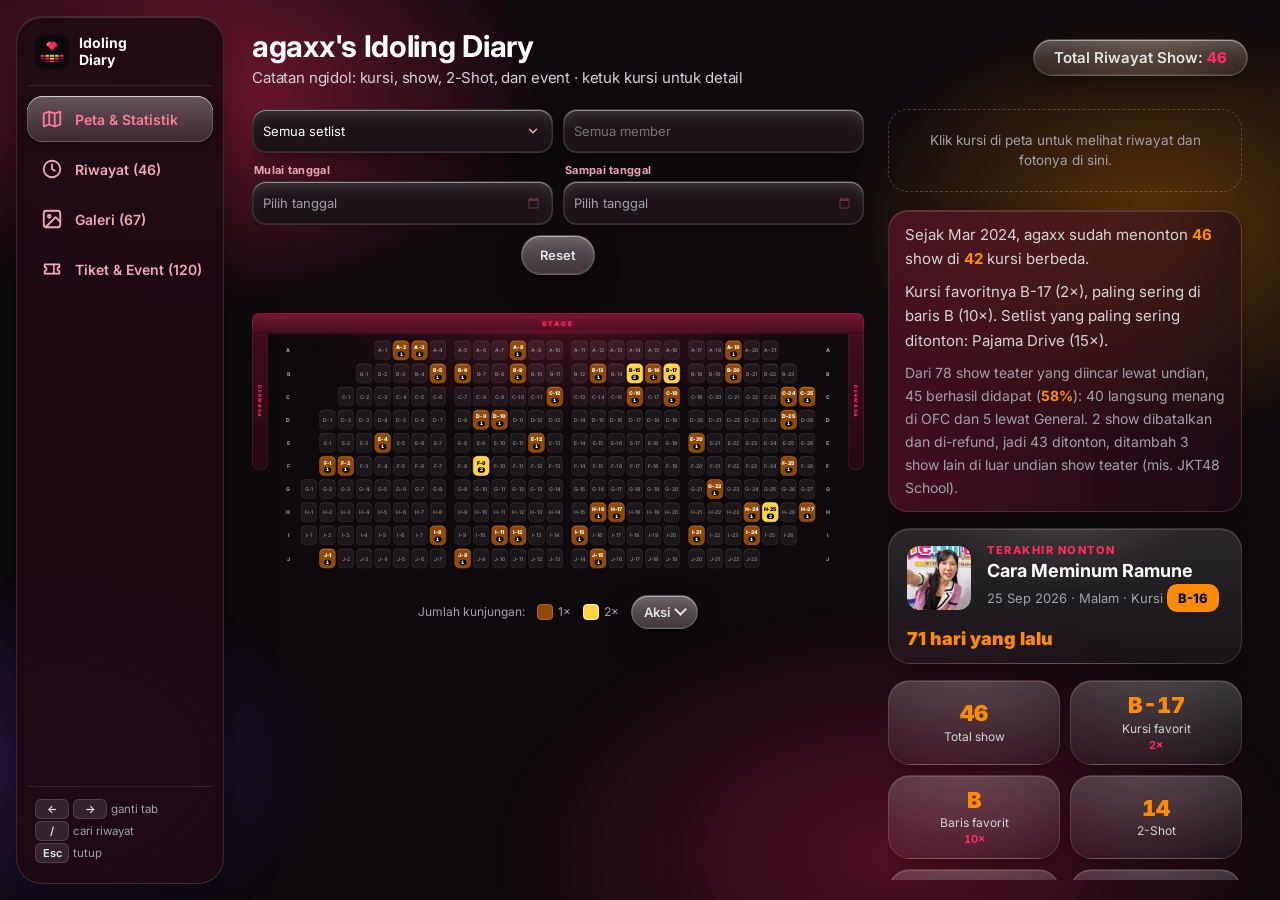
<file: index.html>
<!DOCTYPE html>
<html lang="id" class="app">
<head>
<meta charset="UTF-8">
<script>try{if(localStorage.getItem('jkt48_data_cache_v1'))document.documentElement.classList.add('has-cache')}catch(e){}</script>
<meta name="viewport" content="width=device-width, initial-scale=1, viewport-fit=cover">
<title>agaxx's Idoling Diary</title>
<meta name="theme-color" content="#0d090d">
<link rel="manifest" href="manifest.webmanifest">
<link rel="apple-touch-icon" href="icons/apple-touch-icon.png">
<meta name="mobile-web-app-capable" content="yes">
<meta name="apple-mobile-web-app-capable" content="yes">
<meta name="apple-mobile-web-app-title" content="Idoling Diary">
<meta name="apple-mobile-web-app-status-bar-style" content="black-translucent">
<link rel="icon" type="image/png" href="icons/icon-192.png">
<meta property="og:type" content="website">
<meta property="og:title" content="agaxx's Idoling Diary">
<meta property="og:description" content="Catatan ngidol JKT48: peta kursi, riwayat show, galeri 2-Shot/Chekicha, tiket, dan event.">
<meta name="twitter:card" content="summary">
<link rel="preconnect" href="https://fonts.googleapis.com">
<link rel="preconnect" href="https://fonts.gstatic.com" crossorigin>
<!-- font dimuat tanpa memblokir render: halaman tampil dulu dengan font sistem, lalu berganti begitu font siap (display=swap) -->
<link rel="preload" as="style" href="https://fonts.googleapis.com/css2?family=Inter:wght@400;500;600;700;800;900&family=Caveat:wght@600;700&display=swap" onload="this.onload=null;this.rel='stylesheet'">
<noscript><link rel="stylesheet" href="https://fonts.googleapis.com/css2?family=Inter:wght@400;500;600;700;800;900&family=Caveat:wght@600;700&display=swap"></noscript>
<link rel="stylesheet" href="assets/css/shared.css">
<link rel="stylesheet" href="assets/css/app.css">
<link rel="stylesheet" href="assets/css/liquid.css">
<link rel="stylesheet" href="assets/css/splash.css">
<style>
#status{color:#f87171;font-size:14px;margin:0 0 12px;text-align:center}
#status:empty{display:none}
#status.warn{color:#fbbf24}
/* peta/filter kosong tidak boleh terlihat: isi halaman disembunyikan sampai data pertama siap (layar muat teks yang tampil) */
html:not(.ready) .wrap{visibility:hidden}
</style>
</head>
<body class="app">
<div id="splash" role="status" aria-live="polite" data-stages="data tabs thumbs" data-min="2400"><canvas id="splash-cv" width="80" height="45" aria-hidden="true"></canvas><b>agaxx's Idoling Diary</b><span id="splash-t">Memuat data</span></div>
<script src="assets/js/splash.js"></script>
<div class="wrap">
  <div class="head">
    <h1>agaxx's Idoling Diary</h1>
    <p class="sub">Catatan ngidol: kursi, show, 2-Shot, dan event · ketuk kursi untuk detail</p>
    <div class="badge">Total Riwayat Show: <span id="total">0</span></div>
  </div>
  <div class="tabbar"><button type="button" class="tab on" data-tab="main" data-short="Peta">Peta &amp; Statistik</button><button type="button" class="tab" data-tab="tl" id="t-tab" data-short="Riwayat">Riwayat</button><button type="button" class="tab" data-tab="gal" id="g-tab" data-short="Galeri">Galeri</button><button type="button" class="tab" data-tab="ev" id="ev-tab" data-short="Tiket">Tiket &amp; Event</button></div>
  <div id="status" role="status">Memuat data...</div>
  <div id="view-main">
  <div id="seating-wrapper">
    <div id="stage-container">
      <div class="stage">STAGE</div>
      <div class="arena">
        <div class="catwalk">DERMAGA</div>
        <div id="chart"></div>
        <div class="catwalk">DERMAGA</div>
      </div>
    </div>
  </div>
  </div>
  <div id="view-gal" hidden>
    <div id="gallery-bar"><select id="g-member" aria-label="Filter member galeri"></select><span id="g-info"></span></div>
    <div id="gallery"></div>
  </div>
  <div id="view-tl" hidden>
    <div id="tl-bar"><input type="search" id="tl-q" placeholder="Cari setlist, member, kursi, catatan…" aria-label="Cari riwayat" autocomplete="off"><span id="tl-info"></span></div>
    <div id="timeline"></div>
  </div>
  <div id="view-ev" hidden>
    <h2 class="sec" style="margin-top:0">Statistik lotre</h2>
    <div id="lot"></div>
    <h2 class="sec">Meet &amp; greet, special show, dan event</h2>
    <div id="ev-up"></div>
    <div id="ev-cats"></div>
    <div id="ev-bar">
      <select id="ev-member" aria-label="Member"></select>
      <select id="ev-status" aria-label="Status"><option value="">Semua status</option><option value="used">Hadir saja</option></select>
      <span id="ev-info"></span>
    </div>
    <div id="ev-rank"></div>
    <div id="ev-list"></div>
    <button type="button" class="btn-s" id="ev-more" hidden>Tampilkan lebih banyak</button>
  </div>
  <footer id="foot" class="foot"></footer>
</div>

<div class="overlay" id="seat-modal">
  <div class="modal" role="dialog" aria-modal="true" aria-labelledby="modal-title">
    <button class="x" id="seat-close" aria-label="Tutup">&times;</button>
    <h3 id="modal-title" style="margin:0">Riwayat Kursi <span class="seat-badge" id="modal-seat"></span></h3>
    <div class="hist" id="modal-hist"></div>
  </div>
</div>
<div class="overlay" id="lightbox"><img id="lb-img" alt="Foto 2-shot"></div>

<script src="assets/js/shared.js"></script>
<script src="assets/js/app.js"></script>
<script src="assets/js/liquid.js"></script>
<script>
/* DATA_URL: file data.json hasil "Unduh data.json" dari admin.html (array, atau {records:[...]}).
   Kalau dibuka langsung dari file:// browser memblokir fetch -> pakai hosting / server lokal. */
const DATA_URL = './data.json';

const CK = 'jkt48_data_cache_v1'; // salinan data terakhir di perangkat pengunjung
function applyData(json) {
  const arr = Array.isArray(json) ? json : json.records;
  if (!Array.isArray(arr)) throw new Error('Format data tidak dikenali');
  records = arr.map(sanitize).filter(r => SEATS.has(r.seat)); // kursi di luar peta dilewati, jadi total = yang tampil di peta
  tickets = (Array.isArray(json.tickets) ? json.tickets : []).map(sanitizeTicket).filter(t => t.date);
  solo = (Array.isArray(json.solo) ? json.solo : []).map(sanitizeSolo).filter(w => w.date);
  setlistMaster = sanitizeSetlists(json.setlists);
  dataLoaded = true;
  document.documentElement.classList.add('ready');
  $('foot').textContent = json.updated ? 'Data diperbarui: ' + fmtDate(json.updated) : '';
}
// layar muat 2-bit (assets/js/splash.js): selalu tampil; menutup setelah data, semua tab, dan foto pertama galeri siap
let tabOpened = false;
if (window.Splash) Splash.beforeClose = () => {
  document.documentElement.classList.add('ready');
  if (START_TAB && !tabOpened && window.switchTab) { tabOpened = true; switchTab(START_TAB); } // ?tab= (shortcut ikon PWA)
};
setTimeout(() => document.documentElement.classList.add('ready'), 7000); // jaga-jaga kalau splash.js gagal dimuat
// siapkan semua tab selagi layar muat tampil, supaya pindah tab nanti langsung jadi
async function warmTabs() {
  Object.keys(lazyStale).forEach(flushLazy); // gambar tab yang masih "usang"
  window.Splash && Splash.mark('tabs', 'Menyiapkan foto');
  const c = navigator.connection;
  if (!(c && c.saveData) && navigator.onLine) { // hemat kuota: lewati kalau Mode Hemat Data / offline
    const urls = [...document.querySelectorAll('#gallery img[data-photo]')].slice(0, 12).map(i => i.getAttribute('src')).filter(Boolean);
    await Promise.race([
      Promise.all(urls.map(u => { const im = new Image(); im.src = u; return im.decode().catch(() => {}); })),
      new Promise(r => setTimeout(r, 2500))
    ]);
  }
  window.Splash && Splash.mark('thumbs', 'Siap');
}
async function init() {
  let old = null;
  try { old = localStorage.getItem(CK); } catch (e) {}
  if (old) { // tampilkan salinan terakhir dulu sementara data terbaru dimuat
    try { applyData(JSON.parse(old)); $('status').textContent = ''; renderChart(); } catch (e) { old = null; document.documentElement.classList.remove('has-cache'); renderChart(); skeleton(); } // salinan rusak: tampilkan layar muat lagi
  }
  try {
    const res = await fetch(DATA_URL + (DATA_URL.includes('?') ? '&' : '?') + 't=' + Date.now());
    if (!res.ok) throw new Error('HTTP ' + res.status);
    const text = await res.text();
    if (text !== old) { // hanya render ulang kalau data berubah
      applyData(JSON.parse(text)); $('status').textContent = ''; renderChart();
      try { localStorage.setItem(CK, text); } catch (e) { /* penyimpanan penuh: abaikan */ }
    }
    $('status').classList.remove('warn');
  } catch (err) {
    $('status').classList.toggle('warn', !!old);
    $('status').textContent = old ? 'Tidak bisa memuat data terbaru, menampilkan salinan terakhir yang tersimpan di perangkat ini.'
      : 'Gagal memuat data (' + err.message + '). Cek DATA_URL / pastikan dibuka lewat server, bukan file://.';
    if (!old) { document.documentElement.classList.add('ready'); renderChart(); }
  }
  window.Splash && Splash.mark('data', 'Menyiapkan tab');
  await warmTabs();
}
// dipakai app.js (tarik ke bawah untuk memuat ulang): selalu ambil data terbaru dan gambar ulang
async function refreshData() {
  const res = await fetch(DATA_URL + (DATA_URL.includes('?') ? '&' : '?') + 't=' + Date.now(), {cache: 'no-store'});
  if (!res.ok) throw new Error('HTTP ' + res.status);
  const text = await res.text();
  applyData(JSON.parse(text));
  $('status').textContent = ''; $('status').classList.remove('warn');
  renderChart();
  try { localStorage.setItem(CK, text); } catch (e) { /* penyimpanan penuh: abaikan */ }
}
// pindah tab (klik, geser jari, keyboard) ditangani switchTab() di app.js
init();
</script>
</body>
</html>
</file>
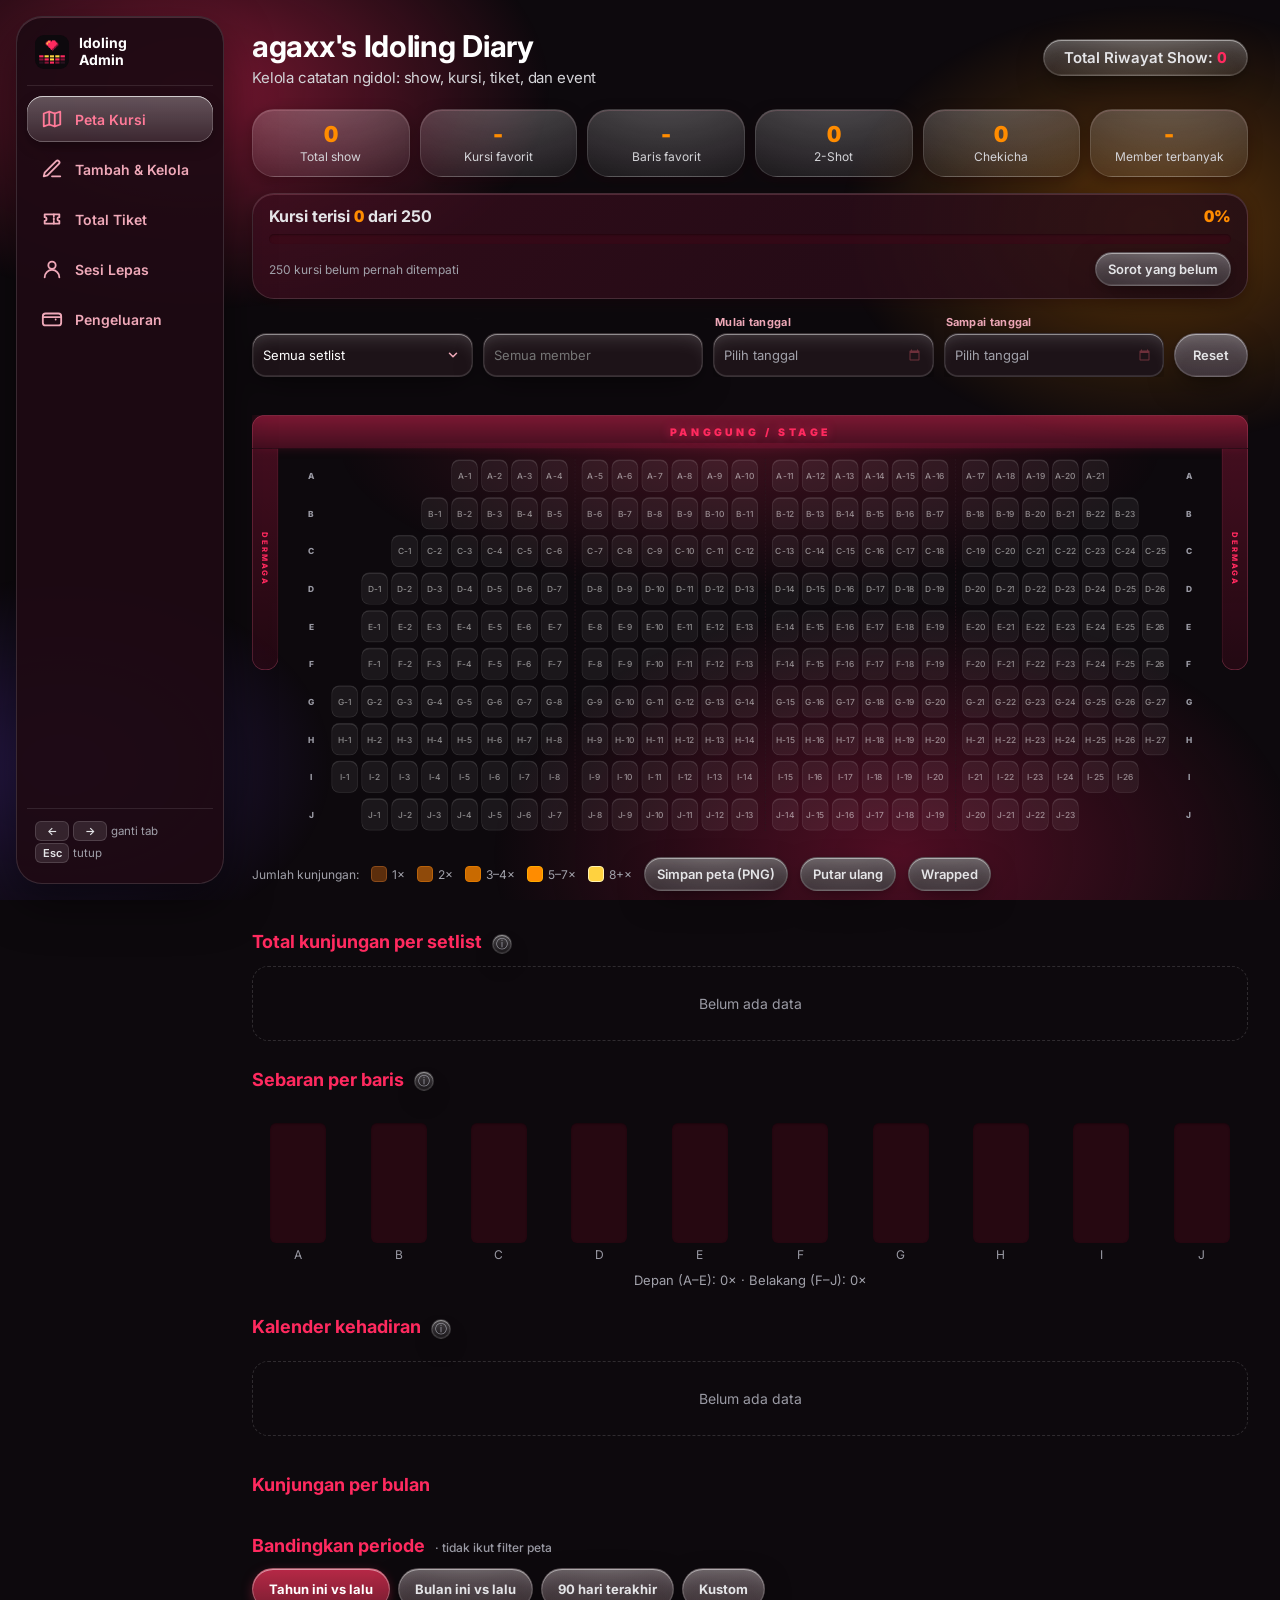
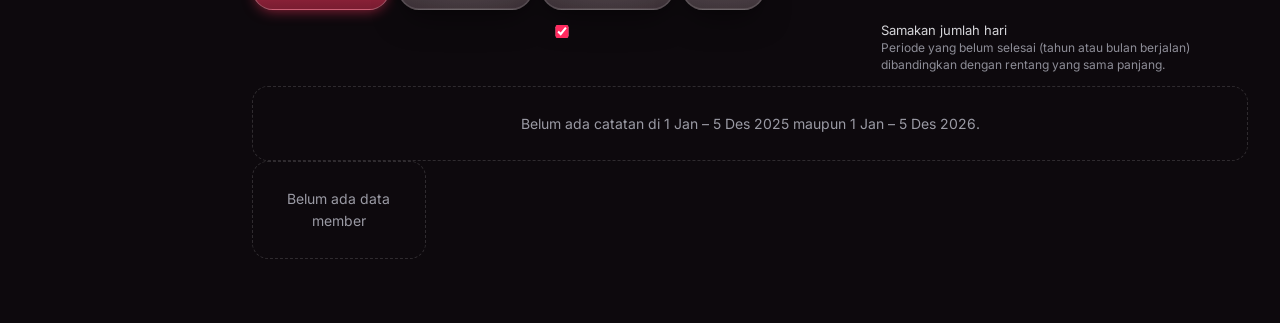
<file: admin.html>
<!DOCTYPE html>
<html lang="id">
<head>
<meta charset="UTF-8">
<meta name="viewport" content="width=device-width, initial-scale=1.0, viewport-fit=cover">
<title>agaxx's Idoling Diary · Admin</title>
<meta name="theme-color" content="#0d090d">
<meta name="robots" content="noindex,nofollow">
<link rel="icon" type="image/png" href="icons/icon-192.png">
<link rel="preconnect" href="https://fonts.googleapis.com">
<link rel="preconnect" href="https://fonts.gstatic.com" crossorigin>
<link href="https://fonts.googleapis.com/css2?family=Inter:wght@400;500;600;700;800;900&family=Caveat:wght@600;700&display=swap" rel="stylesheet">
<link rel="stylesheet" href="assets/css/shared.css">
<style>
.view{display:none;width:100%}
.view.active{display:flex;flex-direction:column;align-items:center}
.crud{width:100%;max-width:1200px;display:grid;grid-template-columns:340px 1fr;gap:24px;align-items:start;margin-top:20px}
.card{background:#140d11;border:1px solid #2a1820;border-radius:16px;padding:24px;box-sizing:border-box}
.card h3{margin:0 0 18px;font-size:18px;color:#ff2a5f}
.fg{display:flex;flex-direction:column;gap:6px;margin-bottom:14px}
.fg label{font-size:13px;color:#a1a1aa;font-weight:600}
.lu-box{background:#0f0a0d;border:1px solid #3d222e;border-radius:10px;padding:8px;display:flex;flex-direction:column;gap:8px}
.lu-box:focus-within{border-color:#ff2a5f}
.lu-box input{border:0!important;background:transparent!important;padding:4px 2px!important;box-shadow:none!important;outline:none}
.lu-chips{display:flex;flex-wrap:wrap;gap:6px}
.lu-chips:empty{display:none}
.lu-chip{display:inline-flex;align-items:center;gap:6px;background:rgba(255,140,0,.16);border:1px solid rgba(255,140,0,.45);color:#ffd9b0;border-radius:9999px;padding:4px 6px 4px 10px;font-size:12.5px;font-weight:600}
.lu-chip.new{background:rgba(255,210,63,.14);border:1px dashed rgba(255,210,63,.65);color:#ffe9a0}
.lu-chip button{background:none;border:0;color:inherit;font-size:15px;line-height:1;cursor:pointer;padding:0 3px;opacity:.8}
.lu-chip button:hover{opacity:1;color:#ff2a5f}
.lu-copy{display:flex;gap:8px;align-items:center}
.lu-copy select{flex:1;min-width:0}
.lu-copy[hidden]{display:none}
.lu-pick summary{cursor:pointer;font-size:12.5px;color:#a1a1aa}
.lu-pick .lu-chips{margin-top:8px;max-height:180px;overflow-y:auto}
.lu-pick button{background:#181115;color:#e4e4e7;border:1px dashed #3d222e;border-radius:9999px;padding:4px 10px;font-size:12.5px;cursor:pointer}
.lu-pick button:hover{border-color:#ff2a5f;color:#ff2a5f}
.lu-n{color:#a1a1aa;font-size:12px}
.lu-foot{display:flex;align-items:center;justify-content:space-between;gap:8px}
.lu-clear{padding:4px 10px!important;font-size:12px!important;white-space:nowrap;flex-shrink:0}
.lu-clear[hidden],.lu-fb[hidden]{display:none}
.lu-fb{font-size:12.5px;color:#ffe9a0;background:rgba(255,210,63,.08);border:1px solid rgba(255,210,63,.3);border-radius:8px;padding:6px 10px;display:flex;align-items:center;gap:8px;flex-wrap:wrap;margin-top:6px}
.lu-fb .btn-s{padding:3px 10px;font-size:12px}
.m-pick{display:flex;flex-wrap:wrap;gap:6px;align-items:center;margin-top:6px;max-height:112px;overflow-y:auto}
.m-pick[hidden]{display:none}
.m-pick-b{background:#181115;color:#e4e4e7;border:1px solid #3d222e;border-radius:9999px;padding:5px 11px;font-size:12.5px;cursor:pointer;min-height:30px}
.m-pick-b:hover{border-color:#ff2a5f}
.m-pick-b.on{background:rgba(255,42,95,.2);border-color:#ff2a5f;color:#ff9db3}
.lu-open{background:none;border:0;color:#a1a1aa;font-size:11.5px;cursor:pointer;padding:2px 0;text-decoration:underline dotted;text-underline-offset:3px}
.lu-open:hover{color:#ff8fa8}
.lu-list{display:flex;flex-wrap:wrap;gap:4px;margin-top:6px;max-width:260px}
.lu-list[hidden]{display:none}
.lu-list span{background:rgba(255,140,0,.14);border:1px solid rgba(255,140,0,.35);color:#ffd9b0;border-radius:9999px;padding:2px 8px;font-size:11.5px}
.lu-list span.met{border-color:#ff2a5f;box-shadow:inset 3px 0 0 #ff2a5f}
.sync-bn{background:rgba(255,140,0,.1);border:1px solid rgba(255,140,0,.5);border-radius:12px;padding:12px 14px;margin:4px 0 12px}
.sync-bn[hidden]{display:none}
.sync-bn p{margin:0 0 10px;font-size:13px;line-height:1.5;color:#ffd9b0}
.sync-act{display:flex;gap:8px;justify-content:flex-end;flex-wrap:wrap}
input,textarea,select{background:#1d1318;border:1px solid #3d222e;border-radius:8px;padding:10px 12px;color:#fff;font-size:14px;font-family:inherit;outline:none;box-sizing:border-box;width:100%}
input:focus,textarea:focus,select:focus{border-color:#ff2a5f}
#msg{font-size:13px;margin-top:10px;min-height:16px;color:#f87171}
.actions{display:flex;gap:8px;margin-top:18px}
.btn{padding:12px 16px;border-radius:8px;font-weight:700;font-size:14px;cursor:pointer;border:1px solid #3f3f46;background:#27272a;color:#d4d4d8}
.btn.main{flex:1;background:#881337;border-color:#f43f5e;color:#fff}
#btn-cancel{display:none}
.bar{display:flex;justify-content:space-between;align-items:center;gap:12px;margin-bottom:16px;flex-wrap:wrap}
.bar h3{margin:0}
#search{max-width:200px;padding:8px 12px;font-size:13px}
.tools{display:flex;gap:8px;margin-bottom:16px;flex-wrap:wrap}
.tools .btn{padding:8px 14px;font-size:13px}
.scroll{overflow-x:auto}
table{width:100%;border-collapse:collapse;text-align:left;font-size:13px;min-width:600px}
th{background:#1d1318;color:#a1a1aa;padding:12px 10px;font-weight:600;border-bottom:1px solid #3d222e}
td{padding:12px 10px;border-bottom:1px solid #24151d;color:#e4e4e7}
.seat-badge.bad{background:#dc2626;color:#fff}
.ts-ya,.ts-no{padding:3px 8px;border-radius:6px;font-size:11px;font-weight:700}
.ts-ya{background:#047857;color:#fff}.ts-no{background:#27272a;color:#a1a1aa;font-weight:600}
.act{padding:6px 10px;border-radius:6px;border:none;font-size:12px;font-weight:600;cursor:pointer;margin-right:4px;color:#fff}
.edit{background:#2563eb}.del{background:#dc2626}
.thumb{display:block;width:44px;height:44px;object-fit:cover;border-radius:6px;margin-top:6px;cursor:zoom-in;border:1px solid #3d222e}

.pprev{display:none;align-items:center;gap:10px;margin-top:6px}
.pprev img{width:64px;height:64px;object-fit:cover;border-radius:8px;border:1px solid #3d222e}
.pprev .btn{padding:6px 10px;font-size:12px}
@media(max-width:900px){.crud{grid-template-columns:1fr}}
td .seat-badge{font-size:12px}
#backup-note{font-size:12px;color:#a1a1aa;margin:0 0 10px}
#backup-note.warn{color:#fbbf24}
#bk-banner{display:flex;align-items:center;gap:10px;flex-wrap:wrap;margin:0 0 12px;padding:10px 14px;border-radius:14px;background:rgba(251,191,36,.1);border:1px solid rgba(251,191,36,.35);color:#fde68a;font-size:13px}
#bk-banner[hidden]{display:none}
#bk-banner span{flex:1 1 200px}
#bk-banner .bk-later{background:none;border:0;color:#a1a1aa;text-decoration:underline;cursor:pointer;font:inherit;padding:6px}
#pager{display:flex;gap:12px;align-items:center;justify-content:center;margin-top:12px;font-size:13px;color:#a1a1aa}
.modal.wide{max-width:680px;max-height:90vh;overflow-y:auto}
.jk-help{color:#a1a1aa;font-size:13px;margin:0 0 10px;line-height:1.5}
#jk-in,#jk-code{font-family:monospace;font-size:12px;margin:8px 0}
details{margin:8px 0}
summary{cursor:pointer;color:#ff8c00;font-size:13px;font-weight:600}
.jk-opt{display:flex;gap:8px;align-items:center;font-size:13px;margin:8px 0}
.jk-opt input{width:auto}
#jk-out{margin:12px 0;max-height:240px;overflow-y:auto;font-size:13px;color:#e4e4e7}
.jk-r{display:grid;grid-template-columns:100px 56px 1fr auto;gap:8px;padding:6px 8px;border-bottom:1px solid #24151d}
.jk-r.dup{opacity:.55}
.jk-r i{font-style:normal;font-size:11px;font-weight:800;color:#34d399}
.jk-r.dup i{color:#a1a1aa}
.jk-act{display:flex;gap:8px;justify-content:flex-end}
.btn:disabled{opacity:.4;cursor:default}
#cat-list{max-height:55vh;overflow-y:auto}
.cat-r{display:flex;gap:10px;align-items:center;justify-content:space-between;padding:8px 0;border-bottom:1px solid #24151d}
.cat-n{flex:1;min-width:0;font-size:13px}
.cat-n small{display:block;color:#a1a1aa;font-size:11px}
.cat-r select{width:auto;max-width:55%}
.pubopt{flex-basis:100%;width:100%;display:flex;flex-direction:column;gap:6px;margin-top:10px;padding:12px;border:1px solid #3d222e;border-radius:10px;font-size:13px;box-sizing:border-box}
.pubopt label{display:flex;gap:8px;align-items:center}
.pubopt input{width:auto}
.pubopt small{color:#a1a1aa}
#todo{display:flex;flex-wrap:wrap;gap:8px;align-items:center;margin:0 0 10px;font-size:13px}
.todo-c{background:#2a1a10;border:1px solid #6b4a12;color:#fbbf24;border-radius:99px;padding:5px 12px;font-size:12px;font-weight:700;cursor:pointer;font-family:inherit}
.todo-c:hover,.todo-c.on{background:#6b4a12;color:#fff}
.todo-ok{color:#34d399;font-weight:700}
#tt{display:flex;flex-direction:column;gap:18px}
.tt-note{color:#a1a1aa;font-size:12px;margin:0}
.tt-years{display:flex;flex-wrap:wrap;gap:6px}
.tt-y{background:#181115;border:1px solid #2d1820;color:#e4e4e7;border-radius:99px;padding:5px 14px;font-size:12px;font-weight:700;cursor:pointer;font-family:inherit}
.tt-y:hover{border-color:#ff2a5f}
.tt-y.on{background:#881337;border-color:#f43f5e;color:#fff}
.tt-hero{background:linear-gradient(135deg,rgba(255,42,95,.2),#181115 70%);border:1px solid #3d222e;border-radius:16px;padding:20px}
.tt-big{display:flex;align-items:baseline;gap:10px;flex-wrap:wrap}
.tt-big b{font-size:48px;font-weight:900;color:#ffd23f;line-height:1;font-variant-numeric:tabular-nums}
.tt-big span{font-size:15px;font-weight:700;color:#e4e4e7}
.tt-big small{color:#a1a1aa;font-size:12px}
.tt-bar{display:flex;height:12px;border-radius:99px;overflow:hidden;background:#1e050c;transform-origin:left;animation:growx .8s cubic-bezier(.32,.72,0,1) both}
.tt-bar i{display:block;height:100%}
.tt-legend{display:flex;flex-wrap:wrap;gap:6px 16px;margin-top:10px;font-size:12px;color:#d4d4d8}
.tt-legend span{display:inline-flex;align-items:center;gap:6px}
.tt-legend i{width:10px;height:10px;border-radius:3px;display:inline-block}
.tt-cards{display:grid;grid-template-columns:repeat(auto-fit,minmax(150px,1fr));gap:12px}
.tt-c{background:#181115;border:1px solid #2d1820;border-top:3px solid var(--c);border-radius:14px;padding:14px;animation:rise .45s cubic-bezier(.32,.72,0,1) both;animation-delay:calc(var(--i) * 80ms)}
.tt-c b{display:block;font-size:34px;font-weight:900;color:var(--c);line-height:1.1;font-variant-numeric:tabular-nums}
.tt-c .tl{font-size:14px;font-weight:800;color:#fff;margin-top:2px}
.tt-c small{display:block;color:#a1a1aa;font-size:11px;margin-top:6px;line-height:1.55}
.tt-h{color:#ff2a5f;font-size:15px;margin:0 0 6px}
.tt-r{display:grid;grid-template-columns:minmax(80px,150px) 1fr 40px;gap:10px;align-items:center;padding:6px 0;font-size:13px}
.tt-r .nm{overflow:hidden;text-overflow:ellipsis;white-space:nowrap}
.tt-r .nm small{display:block;color:#a1a1aa;font-size:10px}
.tt-r .tot{font-weight:900;color:#ff8c00;text-align:right;font-variant-numeric:tabular-nums}
@media(prefers-reduced-motion:reduce){.tt-bar,.tt-c{animation:none}}
.tt-r .nm,.tt-m .nm{overflow:hidden;text-overflow:ellipsis;white-space:nowrap}
.tt-m .nm small{display:block;color:#a1a1aa;font-size:10px}
.tt-m{border-bottom:1px solid #24151d}
.tt-m summary{display:grid;grid-template-columns:minmax(90px,170px) 1fr 40px;gap:10px;align-items:center;padding:8px 4px;cursor:pointer;list-style:none;font-size:13px;border-radius:8px;transition:background .2s}
.tt-m summary::-webkit-details-marker{display:none}
.tt-m summary:hover{background:rgba(255,255,255,.04)}
.tt-m .nm::before{content:'▸';display:inline-block;margin-right:6px;color:#9a9aa4;transition:transform .25s var(--ease)}
.tt-m[open] .nm::before{transform:rotate(90deg)}
.tt-m .tot{font-weight:900;color:#ff8c00;text-align:right;font-variant-numeric:tabular-nums}
.tt-m em{font-style:normal;font-size:10px;color:#93c5fd;border:1px solid #1e3a5f;border-radius:99px;padding:1px 6px;margin-left:6px}
.tt-ml{padding:4px 0 10px 14px;margin:0 0 8px 6px;border-left:2px solid #3d222e}
.tt-m[open] .tt-ml{animation:fade .3s ease-out}
.tt-m{interpolate-size:allow-keywords}
.tt-m::details-content{block-size:0;overflow:hidden;transition:block-size .3s ease,content-visibility .3s allow-discrete}
.tt-m[open]::details-content{block-size:auto}
/* animasi admin */
.view.active{animation:tabin .3s var(--ease)}
.card{animation:rise .5s var(--ease) both}
.crud>.card{animation:none} /* masuknya sudah dipegang cascade() di switchTab; animasi ganda bikin kartu melompat di akhir */
#msg.pulse{animation:rise .35s var(--ease)}
#todo .todo-c{animation:popin .3s var(--ease) both}
tbody tr{transition:background .2s}
tbody tr:hover{background:rgba(255,255,255,.035)}
input:focus,select:focus,textarea:focus{box-shadow:0 0 0 3px rgba(255,42,95,.18)}
input,select,textarea{transition:border-color .2s,box-shadow .2s}
.thumb{transition:transform .25s var(--ease)}
.thumb:hover{transform:scale(1.6);position:relative;z-index:3}
@media(prefers-reduced-motion:reduce){.tt-m[open] .tt-ml,.view.active,.card,#msg.pulse,#todo .todo-c{animation:none}.tt-m::details-content{transition:none}}
.tt-fil{display:flex;flex-wrap:wrap;align-items:center;gap:6px}
.tt-fil>span{font-size:11px;color:#a1a1aa;min-width:44px}
.tt-c[data-k]{cursor:pointer}
.tt-c.on{box-shadow:0 0 0 2px var(--c)}
button.tt-c{font:inherit;color:inherit;text-align:left;cursor:pointer}
.tt-c .tl{display:block}
.tt-c.on{box-shadow:0 0 0 2px var(--c)}
.tt-hint{font-style:normal;color:#9a9aa4}
.tt-k{min-width:84px}
.ex-n{font-size:22px!important}
.ex-big{font-size:38px!important}
.ex-m summary{grid-template-columns:minmax(90px,170px) 1fr 112px}
.ex-m .tot{font-size:12px;white-space:nowrap}
.ex-l{display:grid;grid-template-columns:1fr auto auto;gap:12px;font-size:12px;padding:4px 0;color:#d4d4d8}
.ex-l b{color:#ff8c00;min-width:96px;text-align:right}
.ex-prices{background:#181115;border:1px solid #2d1820;border-radius:12px;padding:10px 14px}
.ex-prices summary{cursor:pointer;font-weight:700;color:#e4e4e7}
.ex-grid{display:grid;grid-template-columns:repeat(auto-fit,minmax(230px,1fr));gap:4px 16px;margin:10px 0}
.ex-pr{display:grid;grid-template-columns:1fr 120px;gap:8px;align-items:center;font-size:13px}
.ex-ov{display:grid;grid-template-columns:140px 1fr 120px 36px;gap:8px;align-items:center;margin:6px 0}
.ex-prices small{color:#a1a1aa}
.ex-sub{margin-bottom:14px}
#ex:not([hidden]),#away:not([hidden]),#misc:not([hidden]){animation:tabin .3s var(--ease)}
#away,#misc{display:flex;flex-direction:column;gap:18px}
.aw-form{display:grid;grid-template-columns:repeat(auto-fit,minmax(170px,1fr));gap:10px;background:#181115;border:1px solid #2d1820;border-radius:14px;padding:14px}
.aw-form label{display:grid;gap:4px;font-size:12px;color:#a1a1aa}
.aw-wide{grid-column:1/-1}
.aw-act{grid-column:1/-1;display:flex;gap:8px;justify-content:flex-end}
.aw-row{display:grid;grid-template-columns:100px 1fr auto auto;gap:10px;align-items:center;padding:8px 6px;border-bottom:1px solid #24151d;font-size:13px;transition:background .2s}
.aw-row:hover{background:rgba(255,255,255,.035)}
.aw-row b{color:#ff8c00;white-space:nowrap}
.aw-m small{display:block;color:#a1a1aa;font-size:11px}
.aw-m i{display:inline-block;width:8px;height:8px;border-radius:50%;margin-right:6px}
.aw-b{display:flex;gap:6px}
.tt-r.aw-t{grid-template-columns:minmax(90px,170px) 1fr 104px}
.aw-t .tot{font-size:12px;white-space:nowrap}
@media(max-width:600px){.aw-row{grid-template-columns:84px 1fr auto}.aw-b{grid-column:1/-1;justify-content:flex-end}}
.so-row{display:grid;grid-template-columns:56px 1fr auto auto;gap:12px;align-items:center;padding:8px 6px;border-bottom:1px solid #24151d;font-size:13px;transition:background .2s}
.so-row:hover{background:rgba(255,255,255,.035)}
.so-row img,.so-ph{width:48px;height:48px;border-radius:8px;object-fit:cover;background:#1e050c;display:flex;align-items:center;justify-content:center;cursor:zoom-in}
.so-ph{cursor:default}
.so-row small{display:block;color:#a1a1aa;font-size:11px}
.so-p{color:#ff8c00;white-space:nowrap}
.tsev-h{display:flex;flex-wrap:wrap;gap:10px;align-items:center;justify-content:space-between;margin:0 0 6px}
.tsev-h select{width:auto}
.tsev-row{display:grid;grid-template-columns:56px 1fr auto;gap:12px;align-items:center;padding:8px 6px;border-bottom:1px solid #24151d;font-size:13px}
.tsev-row small{display:block;color:#a1a1aa;font-size:11px}
.tsev-row img,.tsev-row .so-ph{width:48px;height:48px;border-radius:8px;object-fit:cover;background:#1e050c;display:flex;align-items:center;justify-content:center}
.tsev-row img{cursor:zoom-in}
.tsev-up{position:relative;overflow:hidden;cursor:pointer;display:inline-block}
.tsev-up input{position:absolute;inset:0;opacity:0;cursor:pointer;font-size:0}
#tsev{margin-bottom:26px}
@media(max-width:600px){.tsev-row{grid-template-columns:56px 1fr}.tsev-row .aw-b{grid-column:1/-1;justify-content:flex-end}}
.so-prev{display:flex;gap:10px;align-items:center;margin-top:6px}
.so-prev img{width:72px;height:72px;object-fit:cover;border-radius:10px}
#solo{display:flex;flex-direction:column;gap:18px}
@media(max-width:600px){.so-row{grid-template-columns:56px 1fr auto}.so-row .aw-b{grid-column:1/-1;justify-content:flex-end}}
</style>
<style>
/* admin-app.css — tampilan "seperti app" untuk admin.html (padanan app.css di index.html).
   Semua aturan dibatasi ke body.adm dan dimuat SETELAH shared.css dan <style> admin.
   HP    : max-width 768px  (tab bar melayang di bawah, ikon + label pendek)
   Tablet: 769–1279px       (tab di atas, menempel, boleh turun baris)
   Laptop: min-width 1280px (sidebar kiri) */

.sb-brand,.sb-keys{display:none}

/* ---------- perbaikan lebar: halaman admin tidak boleh melebar ke samping ---------- */
body.adm .view{min-width:0}
body.adm .card{min-width:0}
body.adm .crud{grid-template-columns:340px minmax(0,1fr)} /* 1fr biasa tidak bisa lebih sempit dari tabel min-width:600px di dalamnya */
/* form + tabel bersebelahan butuh ruang tabel >= ~600px; kalau sempit, tumpuk (form di atas, tabel selebar penuh) supaya kolom Aksi tidak terpotong.
   <1100px: tidak ada sidebar. 1280-1359px: sidebar 252px memakan ruang. */
@media(max-width:1099px),(min-width:1280px) and (max-width:1359px){body.adm .crud{grid-template-columns:minmax(0,1fr)}}

/* ---------- gerak ala iOS ---------- */
body.adm{--ios:cubic-bezier(.32,.72,0,1);-webkit-tap-highlight-color:transparent}
body.adm .wrap{overflow-x:clip}
body.adm button,body.adm .seat{touch-action:manipulation}
body.adm .view.active{animation:none} /* perpindahan tab digerakkan skrip (WAAPI) */
body.adm .tab-ind{transition:none!important;will-change:transform,width,height;border-radius:9999px}
body.adm .tab:active{transform:scale(.93)}

/* ---------- ikon tab (mask SVG, ikut warna teks) ---------- */
body.adm .tab{--ic:none}
body.adm .tab[data-tab=peta]{--ic:url("data:image/svg+xml,%3Csvg xmlns='http://www.w3.org/2000/svg' viewBox='0 0 24 24' fill='none' stroke='black' stroke-width='2' stroke-linecap='round' stroke-linejoin='round'%3E%3Cpath d='M3 6l6-2 6 2 6-2v14l-6 2-6-2-6 2z'/%3E%3Cpath d='M9 4v14M15 6v14'/%3E%3C/svg%3E")}
body.adm .tab[data-tab=crud]{--ic:url("data:image/svg+xml,%3Csvg xmlns='http://www.w3.org/2000/svg' viewBox='0 0 24 24' fill='none' stroke='black' stroke-width='2' stroke-linecap='round' stroke-linejoin='round'%3E%3Cpath d='M12 20h9'/%3E%3Cpath d='M16.5 3.5a2.1 2.1 0 0 1 3 3L7 19l-4 1 1-4z'/%3E%3C/svg%3E")}
body.adm .tab[data-tab=tiket]{--ic:url("data:image/svg+xml,%3Csvg xmlns='http://www.w3.org/2000/svg' viewBox='0 0 24 24' fill='none' stroke='black' stroke-width='2' stroke-linecap='round' stroke-linejoin='round'%3E%3Cpath d='M4 7h16v3a2 2 0 0 0 0 4v3H4v-3a2 2 0 0 0 0-4z'/%3E%3Cpath d='M14 7v10' stroke-dasharray='2 2'/%3E%3C/svg%3E")}
body.adm .tab[data-tab=solo]{--ic:url("data:image/svg+xml,%3Csvg xmlns='http://www.w3.org/2000/svg' viewBox='0 0 24 24' fill='none' stroke='black' stroke-width='2' stroke-linecap='round' stroke-linejoin='round'%3E%3Ccircle cx='12' cy='8' r='4'/%3E%3Cpath d='M4 21a8 8 0 0 1 16 0'/%3E%3C/svg%3E")}
body.adm .tab[data-tab=biaya]{--ic:url("data:image/svg+xml,%3Csvg xmlns='http://www.w3.org/2000/svg' viewBox='0 0 24 24' fill='none' stroke='black' stroke-width='2' stroke-linecap='round' stroke-linejoin='round'%3E%3Crect x='2' y='6' width='20' height='13' rx='3'/%3E%3Cpath d='M16 12.5h.01M2 10h20'/%3E%3C/svg%3E")}
body.adm .tab::before{content:'';flex:none;width:22px;height:22px;background:currentColor;
  -webkit-mask:var(--ic) center/contain no-repeat;mask:var(--ic) center/contain no-repeat}

/* =====================================================================
   HP
   ===================================================================== */
@media(max-width:768px){
  html{overscroll-behavior-y:contain}
  body.adm .wrap{padding:calc(env(safe-area-inset-top,0px) + 18px) 12px calc(108px + env(safe-area-inset-bottom,0px))}
  :root{--stick:calc(env(safe-area-inset-top,0px) + 12px)!important}

  body.adm .head{margin-bottom:16px;padding:0 6px}
  body.adm .head h1{font-size:28px;line-height:1.1;letter-spacing:-.02em;margin:0 0 8px;text-wrap:balance}
  body.adm .head .sub{font-size:13px;line-height:1.45;margin:0 0 14px;text-wrap:balance}

  /* tab bar melayang di bawah */
  body.adm .tabbar{position:fixed;top:auto;bottom:calc(10px + env(safe-area-inset-bottom,0px));left:12px;right:12px;width:auto;margin:0;
    display:grid;grid-template-columns:none;grid-auto-flow:column;grid-auto-columns:minmax(0,1fr);gap:0;padding:6px;border-radius:28px;z-index:40;box-sizing:border-box;
    box-shadow:0 14px 34px rgba(0,0,0,.55),inset 0 1px 0 rgba(255,170,190,.22)}
  body.adm .tab{display:flex;flex-direction:column;align-items:center;justify-content:center;gap:3px;padding:8px 2px 7px;
    font-size:0!important;line-height:0;text-align:center;min-width:0}
  body.adm .tab::after{content:attr(data-short);font-size:10.5px;font-weight:600;line-height:1.1;letter-spacing:.01em}
  body.adm .tab-ind{border-radius:22px}
}

/* =====================================================================
   Tablet & layar di antara: tab bar di atas, ikon di samping label, boleh turun baris
   ===================================================================== */
@media(min-width:769px) and (max-width:1279px){
  body.adm .tab{display:inline-flex;align-items:center;gap:7px;padding:9px 15px}
  body.adm .tab::before{width:18px;height:18px}
}

/* =====================================================================
   Laptop: sidebar kiri
   ===================================================================== */
@media(min-width:1280px){
  body.adm .wrap{max-width:none;padding:28px 32px 56px 252px}
  body.adm .tabbar{position:fixed;left:16px;top:16px;bottom:16px;width:208px;margin:0;display:flex;flex-direction:column;flex-wrap:nowrap;
    align-items:stretch;justify-content:flex-start;gap:4px;padding:16px 10px;border-radius:26px;z-index:40;box-sizing:border-box;
    box-shadow:0 18px 46px rgba(0,0,0,.5),inset 0 1px 0 rgba(255,170,190,.2)}
  body.adm .sb-brand{display:flex;align-items:center;gap:10px;padding:2px 8px 16px;margin-bottom:6px;border-bottom:1px solid rgba(255,255,255,.1);position:relative;z-index:1}
  body.adm .sb-brand img{width:34px;height:34px;border-radius:9px}
  body.adm .sb-brand b{font-size:14px;line-height:1.2;font-weight:700}
  body.adm .tab{display:flex;align-items:center;justify-content:flex-start;gap:12px;padding:12px 14px;border-radius:16px;font-size:14px;text-align:left;white-space:nowrap}
  body.adm .tab-ind{border-radius:16px}
  body.adm .sb-keys{display:block;margin-top:auto;padding:12px 8px 2px;border-top:1px solid rgba(255,255,255,.1);font-size:11.5px;line-height:1.9;color:#a1a1aa;position:relative;z-index:1}
  body.adm .sb-keys kbd{display:inline-block;min-width:20px;padding:0 6px;margin-right:4px;border-radius:6px;background:rgba(255,255,255,.1);border:1px solid rgba(255,255,255,.14);
    font:600 11px/18px Inter,system-ui,sans-serif;text-align:center;color:#e4e4e7}
}
@media(min-width:1500px){body.adm .wrap{padding-right:48px}}

@media(prefers-reduced-motion:reduce){body.adm .tab:active{transform:none}}

/* =====================================================================
   Terasa seperti aplikasi: tekan lama tidak menyeleksi teks / memunculkan menu salin.
   Hanya layar sentuh (hover:none); kolom isian tetap bisa dipilih. Laptop dengan mouse normal.
   ===================================================================== */
@media(hover:none){
  body.adm{-webkit-user-select:none;user-select:none;-webkit-touch-callout:none}
  body.adm input,body.adm textarea,body.adm select,body.adm [contenteditable],body.adm pre,body.adm #jk-out{-webkit-user-select:text;user-select:text;-webkit-touch-callout:default}
  body.adm img{-webkit-user-drag:none;user-drag:none;-webkit-touch-callout:none}
}
/* ---------- toast (simpan / urungkan hapus) ---------- */
#toast{position:fixed;left:50%;bottom:24px;z-index:60;transform:translate(-50%,12px);opacity:0;pointer-events:none;display:flex;align-items:center;gap:6px;
  padding:6px 8px 6px 16px;border-radius:99px;background:rgba(36,20,27,.97);border:1px solid rgba(255,255,255,.16);color:#fff;font-size:13px;font-weight:600;
  box-shadow:0 12px 30px rgba(0,0,0,.5);max-width:calc(100vw - 24px);box-sizing:border-box;transition:transform .55s cubic-bezier(.32,.72,0,1),opacity .35s}
#toast.on{transform:translate(-50%,0);opacity:1;pointer-events:auto}
#toast span{min-width:0;overflow:hidden;text-overflow:ellipsis;white-space:nowrap;padding:8px 6px 8px 0}
#toast button{flex:none;min-height:40px;padding:0 14px;border:none;border-radius:99px;background:rgba(255,255,255,.1);color:#ff8fab;font:inherit;font-weight:800;cursor:pointer}
#toast button:active{transform:scale(.94)}
@media(max-width:768px){#toast{bottom:calc(92px + env(safe-area-inset-bottom,0px))}}
@media(min-width:1280px){#toast{left:calc(50% + 120px)}}

/* ---------- baris yang baru disimpan menyala sebentar ---------- */
@keyframes rowflash{from{background:rgba(255,42,95,.3)}to{background:rgba(255,42,95,0)}}
body.adm tr.flash{animation:rowflash 2s ease-out}
@media(prefers-reduced-motion:reduce){body.adm tr.flash{animation:none;background:rgba(255,42,95,.14)}}

/* ---------- HP: tabel jadi kartu, tombol simpan melekat ---------- */
@media(max-width:768px){
  body.adm .scroll{overflow-x:visible}
  body.adm table{display:block;min-width:0;width:100%}
  body.adm thead{display:none}
  body.adm tbody{display:flex;flex-direction:column;gap:10px}
  body.adm tbody tr{display:grid;grid-template-columns:auto minmax(0,1fr);gap:6px 12px;align-items:center;padding:14px;border:1px solid #2a1820;border-radius:16px;background:#1d1318}
  body.adm td{display:block;min-width:0;padding:0;border:0;overflow-wrap:anywhere}
  body.adm td[colspan]{grid-column:1/-1;padding:18px 0}
  body.adm td:nth-child(3),body.adm td:nth-child(4),body.adm td:nth-child(5),body.adm td:nth-child(6){grid-column:1/-1}
  body.adm td:nth-child(3){color:#a1a1aa;font-size:12.5px}
  body.adm td:nth-child(4)::before,body.adm td:nth-child(5)::before,body.adm td:nth-child(6)::before{content:attr(data-l);display:block;font-size:11px;font-weight:700;letter-spacing:.04em;text-transform:uppercase;color:#a1a1aa;margin-bottom:2px}
  body.adm td.nil{display:none}
  body.adm td:nth-child(7){grid-column:1/-1;display:grid;grid-template-columns:1fr 1fr;gap:8px;margin-top:6px}
  body.adm .act{min-height:44px;margin:0;font-size:14px;border-radius:10px}
  /* lencana "Tersimpan" bawaan: pindah ke atas supaya tidak menutupi tab bar (gaya bawaannya inline, jadi perlu !important) */
  #stor-badge{top:calc(env(safe-area-inset-top,0px) + 10px)!important;bottom:auto!important}
  /* tombol simpan form menempel di atas tab bar selama form masih panjang */
  body.adm #form .actions{position:sticky;bottom:calc(86px + env(safe-area-inset-bottom,0px));z-index:5;margin:14px -8px 0;padding:18px 8px 8px;
    background:linear-gradient(to bottom,rgba(20,13,17,0),#140d11 38%)}
}
/* ---------- error per kolom, tombol lanjut, keadaan kosong ---------- */
.fg.err input,.fg.err select,.fg.err textarea{border-color:#f87171;box-shadow:0 0 0 3px rgba(248,113,113,.16)}
.ferr{color:#f87171;font-size:12.5px;line-height:1.35}
@keyframes shake{20%{transform:translateX(-5px)}45%{transform:translateX(4px)}70%{transform:translateX(-2px)}}
.fg.shake{animation:shake .34s}
@media(prefers-reduced-motion:reduce){.fg.shake{animation:none}}
#btn-again{flex:1}
#tbody .empty{padding:28px 16px;border:1px dashed rgba(255,255,255,.16);border-radius:16px;color:#a1a1aa;line-height:1.5}
#tbody .empty b{display:block;color:#fff;font-size:16px;margin-bottom:4px}
.empty-act{display:flex;gap:8px;justify-content:center;flex-wrap:wrap;margin-top:14px}
@media(max-width:768px){body.adm tbody tr.none{display:block;padding:0;border:0;background:none}}

/* ---------- gerak Pengeluaran / Total Tiket: samakan dengan tempo tab lain (iOS, 0.6-1.1 dtk) ----------
   Sebelumnya .tt-c .45s, .tt-bar .8s, ganti sub-tab .3s, accordion bulan .3s: jauh lebih cepat dari sisa aplikasi.
   Jeda antarkartu dibatasi (maks 11 kartu) supaya kartu terakhir tidak menunggu terlalu lama. */
body.adm .tt-c{animation:rise .75s var(--ios) both;animation-delay:calc(min(var(--i,0),11) * 55ms)}
body.adm .tt-bar{animation:growx 1.1s var(--ios) .12s both}
body.adm #ex:not([hidden]),body.adm #away:not([hidden]),body.adm #misc:not([hidden]){animation:tabin .64s var(--ios)}
body.adm .tt-m::details-content{transition:block-size .5s var(--ios),content-visibility .5s allow-discrete}
body.adm .tt-m[open] .tt-ml{animation:fade .45s var(--ios)}
body.adm .tt-m .nm::before{transition:transform .4s var(--ios)}
body.adm #todo .todo-c{animation-duration:.5s;animation-timing-function:var(--ios)}
body.adm #msg.pulse{animation-duration:.55s;animation-timing-function:var(--ios)}

/* kartu / blok Tiket & Pengeluaran kini masuk lewat liquid.swap() (liquid.js): CSS per-kartu dan fade pembungkus dimatikan supaya tidak dobel */
body.adm .tt-c{animation:none}
body.adm #ex:not([hidden]),body.adm #away:not([hidden]),body.adm #misc:not([hidden]){animation:none}
@media(prefers-reduced-motion:reduce){body.adm .tt-c,body.adm .tt-bar,body.adm #ex,body.adm #away,body.adm #misc,body.adm .tt-m[open] .tt-ml,body.adm #todo .todo-c,body.adm #msg.pulse{animation:none!important}body.adm .tt-m::details-content{transition:none}}
</style>
<link rel="stylesheet" href="assets/css/liquid.css">
<link rel="stylesheet" href="assets/css/splash.css">
</head>
<body class="adm">
<div id="splash" role="status" aria-live="polite" data-stages="ready" data-min="1800"><canvas id="splash-cv" width="80" height="45" aria-hidden="true"></canvas><b>agaxx's Idoling Diary</b><span id="splash-t">Admin · Memuat data</span></div>
<script src="assets/js/splash.js"></script>
<div class="wrap">
  <div class="head">
    <h1>agaxx's Idoling Diary</h1>
    <p class="sub">Kelola catatan ngidol: show, kursi, tiket, dan event</p>
    <div class="badge">Total Riwayat Show: <span id="total">0</span></div>
  </div>
  <div class="tabbar" role="tablist"><button type="button" class="tab on" data-tab="peta" data-short="Peta" role="tab" aria-selected="true">Peta Kursi</button><button type="button" class="tab" data-tab="crud" data-short="Data" role="tab" aria-selected="false">Tambah &amp; Kelola</button><button type="button" class="tab" data-tab="tiket" data-short="Tiket" role="tab" aria-selected="false">Total Tiket</button><button type="button" class="tab" data-tab="solo" data-short="Sesi" role="tab" aria-selected="false">Sesi Lepas</button><button type="button" class="tab" data-tab="biaya" data-short="Biaya" role="tab" aria-selected="false">Pengeluaran</button></div>

  <div id="view-peta" class="view active">
    <div id="seating-wrapper">
      <div id="stage-container">
        <div class="stage">PANGGUNG / STAGE</div>
        <div class="arena">
          <div class="catwalk">DERMAGA</div>
          <div id="chart"></div>
          <div class="catwalk">DERMAGA</div>
        </div>
      </div>
    </div>
  </div>

  <div id="view-tiket" class="view"><div id="tt"></div></div>
  <div id="view-solo" class="view"><div id="tsev"></div><div id="solo"></div></div>

  <div id="view-biaya" class="view">
    <div class="tt-years ex-sub"><button type="button" class="tt-y ex-t on" data-ext="sum">Ringkasan</button><button type="button" class="tt-y ex-t" data-ext="away">Away</button><button type="button" class="tt-y ex-t" data-ext="live">Livestream &amp; App</button><button type="button" class="tt-y ex-t" data-ext="fanbase">Fanbase</button><button type="button" class="tt-y ex-t" data-ext="project">Project</button><button type="button" class="tt-y ex-t" data-ext="merch">Merch</button><button type="button" class="tt-y ex-t" data-ext="gift">Gift</button><button type="button" class="tt-y ex-t" data-ext="konser">Konser</button><button type="button" class="tt-y ex-t" data-ext="offair">Off-Air</button></div>
    <div id="ex"></div>
    <div id="away" hidden></div>
    <div id="misc" hidden></div>
  </div>

  <div id="view-crud" class="view">
    <div class="crud">
      <div class="card">
        <h3 id="form-title">Tambah Riwayat Show</h3>
        <form id="form" novalidate>
          <input type="hidden" id="f-id">
          <div class="fg"><label for="f-seat">Nomor Kursi</label>
            <input id="f-seat" placeholder="A-19 (A19 juga boleh)" style="text-transform:uppercase" autocomplete="off"></div>
          <div class="fg"><label for="f-setlist">Setlist / Event</label>
            <input id="f-setlist" list="dl-setlist" placeholder="Pajama Drive" autocomplete="off"><datalist id="dl-setlist"></datalist><datalist id="dl-member"></datalist></div>
          <div class="fg"><label for="f-date">Tanggal Show</label>
            <input type="date" id="f-date"></div>
          <div class="fg"><label for="f-sesi">Sesi</label>
            <select id="f-sesi"><option value="">-</option><option value="Siang">Siang</option><option value="Malam">Malam</option></select></div>
          <div class="fg"><label for="f-harga">Harga tiket (Rp, opsional)</label>
            <input id="f-harga" type="number" min="0" step="1000" inputmode="numeric" placeholder="150000"></div>
          <div class="fg"><label for="f-tiket">Jenis tiket (opsional)</label>
            <input id="f-tiket" list="dl-tiket" placeholder="Reguler / Lotre / Roulette" autocomplete="off">
            <datalist id="dl-tiket"><option value="Reguler"><option value="Lotre"><option value="Roulette"><option value="Birthday"><option value="Lainnya"></datalist></div>
          <div class="fg"><label for="f-note">Keterangan / Momen (Opsional)</label>
            <textarea id="f-note" rows="2" placeholder="STS / diwaro member"></textarea></div>
          <div class="fg" id="lu-fg">
            <label for="lu-in">Member yang tampil (lineup)</label>
            <div id="lu-box" class="lu-box"><div id="lu-chips" class="lu-chips"></div>
              <input id="lu-in" list="dl-lineup" placeholder="Ketik nama + Enter, atau tempel banyak" autocomplete="off"><datalist id="dl-lineup"></datalist></div>
            <div id="lu-copy" class="lu-copy" hidden><select id="lu-src" aria-label="Salin lineup dari show lain"></select><button type="button" class="btn-s" id="lu-cp">Salin lineup</button></div>
            <details id="lu-pick" class="lu-pick"><summary id="lu-pick-s">Pilih dari daftar member</summary><div id="lu-pick-l" class="lu-chips"></div></details>
            <div class="lu-foot"><small id="lu-n" class="lu-n"></small><button type="button" class="btn-s lu-clear" id="lu-clear" hidden>Kosongkan lineup</button></div>
            <div id="lu-fb" class="lu-fb" role="status" aria-live="polite" hidden></div>
          </div>
          <div id="extras"></div>
          <div id="sync-bn" class="sync-bn" role="alertdialog" aria-labelledby="sync-msg" hidden>
            <p id="sync-msg"></p>
            <div class="sync-act"><button type="button" class="btn" id="sync-no">Hanya kursi ini</button><button type="button" class="btn main" id="sync-ok">Samakan lineup</button></div>
          </div>
          <div id="msg" role="alert"></div>
          <div class="actions">
            <button type="submit" class="btn main" id="btn-submit">+ Simpan Data</button>
            <button type="button" class="btn" id="btn-again">Simpan &amp; lanjut</button>
            <button type="button" class="btn" id="btn-cancel">Batal</button>
          </div>
        </form>
      </div>

      <div class="card">
        <div class="bar">
          <h3>Daftar Riwayat Show</h3>
          <input id="search" placeholder="Cari..." aria-label="Cari riwayat">
        </div>
        <div class="tools">
          <button class="btn" id="btn-zip">Unduh paket (ZIP)</button>
          <button class="btn" id="btn-export">Backup lengkap (JSON)</button>
          <div class="pubopt"><b>Opsi publikasi (untuk paket ZIP)</b>
            <label><input type="checkbox" id="po-tickets" checked> Sertakan data tiket (lotre, meet &amp; greet, event)</label>
            <label><input type="checkbox" id="po-photos" checked> Sertakan foto</label>
            <label><input type="checkbox" id="po-mask"> Samarkan nama member (jadi inisial, mis. A.R.)</label>
            <label><input type="checkbox" id="po-blur" checked> Sembunyikan jumlah tiket VC &amp; MnG di data publik (angka asli tetap di admin)</label>
            <small>Repo publik: isi data.json dan folder photos/ bisa dilihat siapa saja. Backup lengkap tidak terpengaruh opsi ini.</small></div>
          <button class="btn" id="btn-import">Restore (JSON)</button>
          <button class="btn" id="btn-jk">Impor dari jkt48.com</button>
          <button class="btn" id="btn-cat">Kategori &amp; status tiket</button>
          <input type="file" id="file-import" accept=".json,application/json" hidden>
        </div>
        <div id="todo"></div>
        <div id="backup-note"></div>
        <div class="scroll">
          <table>
            <thead><tr><th>Kursi</th><th>Setlist</th><th>Tanggal</th><th>Harga</th><th>Keterangan</th><th>2-Shot / Chekicha</th><th style="width:100px">Aksi</th></tr></thead>
            <tbody id="tbody"></tbody>
          </table>
        </div>
        <div id="pager"></div>
      </div>
    </div>
  </div>
</div>

<!-- Modal riwayat kursi -->
<div class="overlay" id="seat-modal">
  <div class="modal" role="dialog" aria-modal="true" aria-labelledby="modal-title">
    <button class="x" id="seat-close" aria-label="Tutup">&times;</button>
    <h3 id="modal-title" style="margin:0">Riwayat Kursi <span class="seat-badge" id="modal-seat"></span></h3>
    <div class="hist" id="modal-hist"></div>
  </div>
</div>

<!-- Lightbox foto -->
<div class="overlay" id="lightbox"><img id="lb-img" alt="Foto 2-shot"></div>

<!-- Modal konfirmasi -->
<div class="overlay" id="ask-modal">
  <div class="modal" role="alertdialog" aria-modal="true">
    <p id="ask-msg" style="margin:0 0 20px;line-height:1.5"></p>
    <div class="actions" style="margin:0;justify-content:flex-end">
      <button class="btn" id="ask-no">Batal</button>
      <button class="btn main" id="ask-ok" style="flex:none">Ya</button>
    </div>
  </div>
</div>

<script type="text/plain" id="jk-src">(async () => {
  const API = '/api/v1/accounts/my-tickets', LIMIT = 50, wait = ms => new Promise(r => setTimeout(r, ms));
  let token = '';
  // 1) cari token di penyimpanan situs; 2) kalau tidak ada, tangkap dari request yang dikirim situs
  for (const st of [localStorage, sessionStorage]) {
    for (let i = 0; i < st.length && !token; i++) {
      const m = (st.getItem(st.key(i)) || '').match(/eyJ[\w-]+\.[\w-]+\.[\w-]+/);
      if (m) token = m[0];
    }
  }
  if (!token) {
    console.log('Token belum ditemukan. Di halaman tiket, klik halaman berikutnya atau ubah filter tanggal (JANGAN refresh/F5 halaman)...');
    const f = window.fetch, sh = XMLHttpRequest.prototype.setRequestHeader;
    token = await new Promise(resolve => {
      const done = v => { window.fetch = f; XMLHttpRequest.prototype.setRequestHeader = sh; resolve(v); };
      const grab = (k, v) => { if (/^authorization$/i.test(k) && /^Bearer /i.test(v)) done(v.replace(/^Bearer /i, '')); };
      window.fetch = function (u, o) {
        const h = (o && o.headers) || (u && u.headers);
        if (h) { if (h.forEach && !Array.isArray(h)) h.forEach((v, k) => grab(k, v)); else for (const k in h) grab(k, h[k]); }
        return f.apply(this, arguments);
      };
      XMLHttpRequest.prototype.setRequestHeader = function (k, v) { grab(k, v); return sh.apply(this, arguments); };
      setTimeout(() => done(''), 25000);
    });
    if (!token) token = (prompt('Token tidak tertangkap. Salin nilai header Authorization dari tab Network (tanpa kata Bearer), lalu tempel di sini:') || '').trim().replace(/^Bearer\s+/i, '');
    if (!token) { console.error('Dibatalkan: token kosong.'); return; }
  }
  // ambil semua halaman & semua jenis tiket; baris ganda digabung; kode tiket diganti hash (tidak bisa dibalik)
  const h = s => { let x = 5381; for (const c of s) x = ((x << 5) + x + c.charCodeAt(0)) | 0; return (x >>> 0).toString(36); };
  const rank = r => /WIN|WON|MENANG/i.test(r) ? 3 : /LOSE|LOST|KALAH/i.test(r) ? 2 : r ? 1 : 0;
  const SINCE = '__SINCE__'; // kosong = ambil semua; terisi = hanya halaman terbaru sejak tanggal itu
  const byRef = new Map(), pages = {};
  let fetched = 0, expected = 0, partial = false;
  const getPage = async p => {
    const res = await fetch(API + '?lang=id&limit=' + LIMIT + '&page=' + p, { headers: { Authorization: 'Bearer ' + token } });
    const j = await res.json();
    if (!j.status) throw new Error(j.message);
    expected = (j._meta && j._meta.count_total) || expected;
    console.log('Halaman ' + p + ' / ' + ((j._meta && j._meta.total_page) || 1));
    return j;
  };
  // kunci = kode referensi + tanggal + nomor transaksi: dua pembelian terpisah untuk slot yang sama tidak lagi tergabung
  // (baris pasangan "kalah" + tiket biasa dari transaksi yang sama tetap digabung)
  const take = j => {
    fetched += j.data.length;
    for (const t of j.data) {
      const tx = (t.transaction_numbers || []).join(','), base = t.reference_code + '|' + t.date;
      const k = h(base + '|' + tx), used = +t.used_count || 0, raffle = String(t.raffle_status || ''), bought = +t.bought_count || 1, old = byRef.get(k);
      if (old) { old.used = Math.max(old.used, used); old.bought = Math.max(old.bought, bought); if (rank(raffle) > rank(old.raffle)) old.raffle = raffle; }
      else byRef.set(k, { k, kl: [h(base), ...[1, 2, 3, 4].map(n => h(base + '#' + n))], tx: h(tx), type: t.ticket_type, date: t.date, name: t.name, start: t.start_time, used, raffle, member: t.member_name || '', lane: t.lane_label || '', session: t.session_label || '', bought });
    }
  };
  try {
    pages[1] = await getPage(1);
    const total = (pages[1]._meta && pages[1]._meta.total_page) || 1;
    const order = Array.from({length: total}, (_, i) => i + 1);
    if (SINCE && total > 1) {
      pages[total] = await getPage(total);
      const a = pages[1].data[0], b = pages[total].data[pages[total].data.length - 1];
      if (a && b && a.date <= b.date) { order.reverse(); partial = true; } // data urut tanggal naik: mulai dari halaman terakhir (terbaru)
    }
    for (const p of order) {
      if (!pages[p]) { await wait(300); pages[p] = await getPage(p); }
      take(pages[p]);
      const d = pages[p].data;
      if (partial && d.length && d[d.length - 1].date < SINCE) break; // halaman ini sudah lebih lama dari batas, sisanya lebih lama lagi
    }
  } catch (e) { console.error('Gagal: ' + e.message); return; }
  const per = {};
  byRef.forEach(t => per[t.type] = (per[t.type] || 0) + 1);
  const dates = [...byRef.values()].map(t => t.date).sort();
  console.log('LAPORAN: baris dari server ' + fetched + ' (server melaporkan ' + expected + ') -> tiket unik ' + byRef.size + ' | ' + JSON.stringify(per) + ' | ' + dates[0] + ' s/d ' + dates[dates.length - 1]);
  if (!partial && fetched !== expected) console.warn('Jumlah baris yang diterima TIDAK sama dengan yang dilaporkan server. Data mungkin kurang; jalankan ulang.');
  const slots = new Map();
  for (const t of byRef.values()) { if (t.raffle) continue; const sl = [t.date, t.start, t.name, t.member, t.lane, t.session].join('|'); (slots.get(sl) || slots.set(sl, []).get(sl)).push(t); }
  const multi = [...slots.values()].filter(x => x.length > 1);
  console.log('Mode: ' + (partial ? 'hanya yang baru sejak ' + SINCE : 'semua data') + ' | slot dengan lebih dari satu transaksi (jumlah tiket dijumlahkan): ' + (multi.map(x => x[0].date + ' ' + x[0].name + (x[0].member ? ' / ' + x[0].member : '') + ' [' + x.map(y => y.bought).join(' + ') + ' tiket]').join('; ') || 'tidak ada'));
  const s = JSON.stringify({ tickets: [...byRef.values()] });
  let ok = false;
  if (typeof copy === 'function') { copy(s); ok = true; }
  else { try { await navigator.clipboard.writeText(s); ok = true; } catch (e) {} }
  if (!ok) { console.log('Disalin manual: klik kanan teks JSON di bawah ini, pilih "Copy string contents".'); console.log(s); }
  console.log('Selesai: ' + byRef.size + ' tiket (semua jenis)' + (ok ? ' disalin ke clipboard.' : ' siap disalin manual.') + ' Tempel di admin.');
})();</script>
<div class="overlay" id="jk-modal">
  <div class="modal wide" role="dialog" aria-modal="true" aria-labelledby="jk-title">
    <button class="x" id="jk-close" aria-label="Tutup">&times;</button>
    <h3 id="jk-title" style="margin:0 0 6px">Impor dari jkt48.com</h3>
    <p class="jk-help">1) Buka jkt48.com dalam keadaan login. 2) Tekan F12, buka tab <b>Console</b>, tempel kode di bawah, lalu Enter (Chrome mungkin meminta mengetik <i>allow pasting</i> dulu). 3) Tempel hasilnya di kotak kedua. Token tetap di tab jkt48.com dan tidak dikirim ke mana pun.</p>
    <details><summary>Lihat / salin kode untuk Console</summary>
      <textarea id="jk-code" readonly rows="7"></textarea>
      <button class="btn" id="jk-copy" type="button">Salin kode</button></details>
    <textarea id="jk-in" rows="4" placeholder="Tempel hasil dari Console di sini..."></textarea>
    <label class="jk-opt"><input type="checkbox" id="jk-all"> Sertakan juga show yang tiketnya belum terpakai</label>
    <label class="jk-opt"><input type="checkbox" id="jk-tk" checked> Simpan juga data tiket (lotre, meet &amp; greet, event) untuk tab Tiket &amp; Event</label>
    <label class="jk-opt"><input type="checkbox" id="jk-new" checked> Hanya ambil yang baru (sejak 30 hari sebelum impor terakhir; impor pertama selalu mengambil semua)</label>
    <div id="jk-out" role="status"></div>
    <div class="jk-act"><button class="btn" id="jk-parse" type="button">Analisis</button><button class="btn" id="jk-add" type="button" disabled>Tambahkan</button></div>
  </div>
</div>
<div class="overlay" id="cat-modal">
  <div class="modal wide" role="dialog" aria-modal="true" aria-labelledby="cat-title">
    <button class="x" id="cat-close" aria-label="Tutup">&times;</button>
    <h3 id="cat-title" style="margin:0 0 6px">Kategori &amp; status tiket</h3>
    <p class="jk-help">Kategori ditebak otomatis dari nama tiket. Ubah di sini kalau salah; pilihan berlaku untuk semua tiket dengan nama yang sama. Yang belum dikategorikan ada di paling atas.</p>
    <div id="cat-list"></div>
    <h4 style="margin:18px 0 4px">Menang undian tapi tidak terpakai</h4>
    <p class="jk-help">Tiket show yang tidak berstatus kalah, tidak terpakai, dan tanggalnya sudah lewat. Tandai kalau show dibatalkan dan di-refund.</p>
    <div id="ref-list"></div>
  </div>
</div>
<script src="assets/js/shared.js"></script>
<script src="assets/js/liquid.js"></script>
<script>
// ---------- Penyimpanan: IndexedDB (kuota besar) dengan antarmuka sama seperti localStorage ----------
// Data dibaca sekali ke memori, lalu setiap perubahan ditulis ke IndexedDB di belakang layar.
// Data lama di localStorage otomatis dipindah (hanya kunci "jkt48*"), lalu salinan lamanya dihapus.
const stor = (() => {
  const mem = new Map();
  let db = null, pending = 0, warned = false, hideT = 0;
  // lencana kecil: "Menyimpan…" selama ada penulisan yang belum selesai, lalu "Tersimpan"
  const badge = (txt, cls) => { let b = document.getElementById('stor-badge'); if (!b) { b = document.createElement('div'); b.id = 'stor-badge'; b.setAttribute('role', 'status'); b.style.cssText = 'position:fixed;right:12px;bottom:12px;z-index:99999;padding:6px 12px;border-radius:999px;font:600 12px system-ui,sans-serif;background:#1b1116;border:1px solid #3a2530;color:#e4e4e7;pointer-events:none'; document.body.appendChild(b); } clearTimeout(hideT); b.textContent = txt; b.style.color = cls === 'err' ? '#fca5a5' : cls === 'ok' ? '#86efac' : '#fde68a'; b.hidden = false; if (cls === 'ok') hideT = setTimeout(() => { b.hidden = true; }, 1800); };
  const warn = e => { badge('Gagal menyimpan', 'err'); if (!warned) { warned = true; alert('Gagal menyimpan ke penyimpanan browser (' + (e && e.message || e) + '). Unduh Backup lengkap (JSON) sekarang supaya data aman.'); } };
  // transaksi dibuka saat itu juga (tidak antre), supaya tetap diselesaikan browser walau halaman langsung di-refresh
  const write = fn => {
    let t;
    pending++; badge('Menyimpan…', 'wait');
    try { t = db.transaction('kv', 'readwrite'); fn(t.objectStore('kv')); } catch (e) { pending--; warn(e); return; }
    t.oncomplete = () => { if (--pending === 0) badge('✓ Tersimpan', 'ok'); };
    t.onerror = t.onabort = () => { pending--; warn(t.error); };
  };
  window.addEventListener('beforeunload', e => { if (pending > 0) { e.preventDefault(); e.returnValue = ''; } });
  const chan = 'BroadcastChannel' in window ? new BroadcastChannel('jkt48_admin') : null;
  const tell = () => { try { chan && chan.postMessage('changed'); } catch (e) { /* abaikan */ } };
  if (chan) chan.onmessage = () => { // tab lain mengubah data: tab ini sekarang usang, jangan sampai menimpa
    if (document.getElementById('stale-bar')) return;
    const b = document.createElement('div'); b.id = 'stale-bar'; b.setAttribute('role', 'alert');
    b.style.cssText = 'position:fixed;left:0;right:0;top:0;z-index:99999;padding:10px 14px;background:#7c2d12;color:#fff;font:600 13px system-ui,sans-serif;text-align:center';
    b.innerHTML = 'Data diubah di tab lain. <button type="button" style="margin-left:8px;padding:4px 10px;border-radius:8px;border:0;font-weight:700">Muat ulang</button>';
    b.querySelector('button').onclick = () => location.reload();
    document.body.appendChild(b);
  };
  const api = {
    getItem: k => (mem.has(k) ? mem.get(k) : null),
    setItem(k, v) {
      v = String(v); mem.set(k, v);
      if (db) { write(st => st.put(v, k)); tell(); }
      else window.localStorage.setItem(k, v); // cadangan bila IndexedDB tidak tersedia: perilaku lama (bisa melempar error saat penuh)
    },
    removeItem(k) { mem.delete(k); if (db) { write(st => st.delete(k)); tell(); } else window.localStorage.removeItem(k); },
    mode: 'localStorage',
    ready: (async () => {
      try {
        db = await new Promise((res, rej) => { const r = indexedDB.open('jkt48_admin', 1); r.onupgradeneeded = () => r.result.createObjectStore('kv'); r.onsuccess = () => res(r.result); r.onerror = () => rej(r.error); });
        await new Promise((res, rej) => { const c = db.transaction('kv').objectStore('kv').openCursor(); c.onsuccess = () => { const x = c.result; if (x) { mem.set(x.key, x.value); x.continue(); } else res(); }; c.onerror = () => rej(c.error); });
        // migrasi dari localStorage: salin dulu, hapus salinan lama hanya setelah tertulis di IndexedDB
        const old = [];
        for (let i = 0; i < localStorage.length; i++) { const k = localStorage.key(i); if (k && k.startsWith('jkt48') && !mem.has(k)) old.push(k); }
        for (const k of old) { const v = localStorage.getItem(k); await new Promise((res, rej) => { const t = db.transaction('kv', 'readwrite'); t.objectStore('kv').put(v, k); t.oncomplete = res; t.onerror = t.onabort = () => rej(t.error); }); mem.set(k, v); localStorage.removeItem(k); }
        api.mode = 'indexedDB';
        if (navigator.storage && navigator.storage.persist) navigator.storage.persist().catch(() => {});
      } catch (e) {
        console.error('IndexedDB tidak tersedia, memakai localStorage', e);
        db = null; mem.clear();
        for (let i = 0; i < localStorage.length; i++) { const k = localStorage.key(i); if (k && k.startsWith('jkt48')) mem.set(k, localStorage.getItem(k)); }
      }
    })()
  };
  return api;
})();
// halaman utama dijalankan setelah penyimpanan siap (data sudah ada di memori)
stor.ready.then(() => { const s = document.createElement('script'); s.textContent = document.getElementById('main-src').textContent; document.body.appendChild(s); });
</script>
<script type="text/plain" id="main-src">
const KEY = 'jkt48_theater_stats_v5';
const OLD_KEYS = ['jkt48_theater_stats_v4']; // migrasi otomatis dari versi lama

// ---------- Storage + migrasi ----------
function load() {
  for (const k of [KEY, ...OLD_KEYS]) {
    try {
      const raw = stor.getItem(k);
      if (!raw) continue;
      const arr = JSON.parse(raw);
      if (Array.isArray(arr)) {
        const data = arr.map(sanitize);
        if (k !== KEY) stor.setItem(KEY, JSON.stringify(data));
        return data;
      }
    } catch (e) { console.error(e); }
  }
  return [];
}
records = load();
const save = () => { try { stor.setItem(KEY, JSON.stringify(records)); bumpDirty(); } catch (e) { alert('Gagal menyimpan (storage penuh?). Backup dulu lewat tombol Backup. ' + e.message); } };

// ---------- Pengingat backup: hitung perubahan sejak terakhir diunduh ----------
const DK = KEY + '_backup';
const bk = () => { try { return JSON.parse(stor.getItem(DK)) || {}; } catch (e) { return {}; } };
function bumpDirty() { const b = bk(); b.dirty = (b.dirty || 0) + 1; stor.setItem(DK, JSON.stringify(b)); renderBackup(); }
function markExported() { stor.setItem(DK, JSON.stringify({at: Date.now(), dirty: 0})); renderBackup(); }
function renderBackup() {
  const b = bk(), d = b.at ? Math.floor((Date.now() - b.at) / 864e5) : null, el = $('backup-note');
  const parts = [];
  if (b.dirty) parts.push(` ${b.dirty} perubahan belum diunduh`);
  parts.push(b.at ? `terakhir diunduh ${d ? d + ' hari lalu' : 'hari ini'}` : 'belum pernah diunduh ke data.json');
  el.textContent = records.length ? parts.join(' · ') : '';
  el.className = (b.dirty || !b.at || d >= 7) ? 'warn' : '';
  el.dataset.base = el.textContent;
  showStorage();
  backupBanner(b, d);
}
// Pengingat aktif: banner di bawah judul kalau banyak perubahan belum di-backup atau backup sudah lama. "Nanti" menyembunyikannya sampai besok.
function backupBanner(b, d) {
  const n = new Date(), today = n.getFullYear() + '-' + (n.getMonth() + 1) + '-' + n.getDate(), dirty = b.dirty || 0;
  let el = document.getElementById('bk-banner');
  const need = records.length && stor.getItem(DK + '_snooze') !== today && (dirty >= 10 || (dirty > 0 && (!b.at || d >= 14)));
  if (!need) { if (el) el.hidden = true; return; }
  if (!el) {
    el = document.createElement('div'); el.id = 'bk-banner'; el.setAttribute('role', 'status');
    el.innerHTML = '<span></span><button type="button" class="btn" data-bk="now">Backup sekarang</button><button type="button" class="bk-later" data-bk="later">Nanti</button>';
    (document.querySelector('.head') || document.body).insertAdjacentElement('afterend', el);
    el.addEventListener('click', e => {
      const k = e.target.dataset.bk;
      if (k === 'now') $('btn-export').click();
      else if (k === 'later') { stor.setItem(DK + '_snooze', today); el.hidden = true; }
    });
  }
  el.firstChild.textContent = `${dirty} perubahan belum di-backup` + (b.at ? ` · backup terakhir ${d ? d + ' hari lalu' : 'hari ini'}` : ' · belum pernah di-backup');
  el.hidden = false;
}
// indikator pemakaian penyimpanan browser (perkiraan)
async function showStorage() {
  try {
    const e = await navigator.storage.estimate(), el = $('backup-note');
    if (!e || !e.quota || !el || !records.length) return;
    const mb = n => (n / 1048576).toFixed(n < 10485760 ? 1 : 0);
    el.textContent = (el.dataset.base || '') + ` · ${stor.mode === 'indexedDB' ? 'IndexedDB' : 'localStorage'} · penyimpanan ${mb(e.usage)} MB dari ±${mb(e.quota)} MB`;
  } catch (err) { /* tidak didukung */ }
}

// ---------- Modal ----------
let askDone = null;
escHooks.push(() => askDone ? (askDone(false), true) : false);

// banner di dalam form (bukan modal): form dikunci sementara supaya isiannya tidak berubah selagi menunggu jawaban
function askInline(msg) {
  return new Promise(res => {
    const bn = $('sync-bn'), others = [...$('form').children].filter(c => c !== bn);
    $('sync-msg').textContent = msg;
    bn.hidden = false;
    others.forEach(c => { c.inert = true; });
    bn.scrollIntoView({block: 'center', behavior: 'smooth'}); // 'center': di HP, bilah simpan & tab bawah menutupi tepi layar
    $('sync-ok').focus({preventScroll: true});
    const done = v => { bn.hidden = true; others.forEach(c => { c.inert = false; }); bn.onkeydown = $('sync-ok').onclick = $('sync-no').onclick = null; res(v); };
    $('sync-ok').onclick = () => done(true); $('sync-no').onclick = () => done(false);
    bn.onkeydown = e => { if (e.key === 'Escape') done(false); };
  });
}
function ask(msg, okLabel = 'Ya') {
  return new Promise(res => {
    $('ask-msg').textContent = msg;
    $('ask-ok').textContent = okLabel;
    openEl('ask-modal');
    $('ask-ok').focus();
    askDone = v => { askDone = null; closeEl('ask-modal'); res(v); };
  });
}
$('ask-ok').addEventListener('click', () => askDone && askDone(true));
$('ask-no').addEventListener('click', () => askDone && askDone(false));
$('ask-modal').addEventListener('click', e => { if (e.target.id === 'ask-modal' && askDone) askDone(false); });

let page = 1, focusId = 0;
const PER = 25;
function renderTable() {
  const q = $('search').value.toLowerCase();
  const list = [...records]
    .sort(cmp)
    .filter(r => !taskF || TASKS[taskF].f(r))
    .filter(r => [r.seat, r.setlist, r.note, r.member, r.ckMember, r.date, r.sesi, r.tiket, (r.lineup || []).join(' ')].some(v => v.toLowerCase().includes(q)));
  if (focusId) { const fi = list.findIndex(r => r.id === focusId); if (fi >= 0) page = Math.floor(fi / PER) + 1; } // tampilkan halaman yang memuat data yang baru disimpan
  const pages = Math.max(1, Math.ceil(list.length / PER));
  page = Math.min(page, pages);
  $('pager').innerHTML = pages > 1
    ? `<button class="btn-s" data-pg="-1" ${page <= 1 ? 'disabled' : ''}>‹ Sebelumnya</button><span>Hal ${page}/${pages} · ${list.length} data</span><button class="btn-s" data-pg="1" ${page >= pages ? 'disabled' : ''}>Berikutnya ›</button>` : '';
  $('tbody').innerHTML = list.length ? list.slice((page - 1) * PER, page * PER).map(r => `
    <tr data-rid="${r.id}"${r.id === focusId ? ' class="flash"' : ''}>
      <td data-l="Kursi"><span class="seat-badge${SEATS.has(r.seat) ? '' : ' bad'}" ${SEATS.has(r.seat) ? '' : 'title="Kursi tidak ada di peta — edit supaya muncul"'}>${esc(r.seat)}</span></td>
      <td data-l="Setlist"><b>${esc(r.setlist)}</b>${(r.lineup || []).length ? luCell(r) : ''}</td>
      <td data-l="Tanggal">${esc(r.date)}${r.sesi ? ' · ' + r.sesi : ''}</td>
      <td data-l="Harga"${r.harga ? '' : ' class="nil"'}>${r.harga ? esc(rupiah(r.harga)) + (r.tiket ? '<br><small>' + esc(r.tiket) + '</small>' : '') : '-'}</td><td data-l="Keterangan"${r.note ? '' : ' class="nil"'}>${esc(r.note) || '-'}</td>
      <td data-l="2-Shot / Chekicha"${extras(r).length ? '' : ' class="nil"'}>${exCell(r)}</td>
      <td data-l="Aksi">
        <button class="act edit" data-act="edit" data-id="${r.id}">Edit</button>
        <button class="act del" data-act="del" data-id="${r.id}">Hapus</button>
      </td>
    </tr>`).join('')
    : `<tr class="none"><td colspan="7"><div class="empty">${!records.length
        ? '<b>Belum ada riwayat</b>Catat show pertama Anda, atau pulihkan dari file backup.<div class="empty-act"><button type="button" class="btn main" data-empty="add">Tambah data pertama</button><button type="button" class="btn" data-empty="restore">Restore backup</button></div>'
        : `<b>Tidak ada yang cocok</b>${q ? 'Pencarian “' + esc($('search').value.trim()) + '” tidak menemukan data.' : 'Tidak ada data pada filter ini.'}<div class="empty-act"><button type="button" class="btn" data-empty="clear">Hapus pencarian &amp; filter</button></div>`}</div></td></tr>`;
  focusId = 0; // sorotan hanya untuk satu kali gambar
}

// saran otomatis (datalist) dari setlist & member yang pernah diinput
function renderLists() {
  const dl = (id, vals) => $(id).innerHTML = [...new Set(vals.filter(Boolean))].sort().map(v => `<option value="${esc(v)}">`).join('');
  dl('dl-setlist', records.map(r => r.setlist));
  dl('dl-member', records.flatMap(r => [...extras(r).map(x => x.member), ...(r.lineup || [])]));
  renderLineup();
}
const renderAll = () => { renderChart(); renderTable(); renderLists(); renderTodo(); renderTotals(); renderExpense(); renderAway(); renderSolo(); renderTsEv(); };

// ---------- Tab (gaya app: pil meluncur, geser tab, panah keyboard) ----------
(() => {
  const mqMobile = matchMedia('(max-width:768px)'), mqDesk = matchMedia('(min-width:1280px)');
  const still = () => matchMedia('(prefers-reduced-motion: reduce)').matches;
  const EASE = 'cubic-bezier(.32,.72,0,1)';
  const tabs = () => [...document.querySelectorAll('.tabbar .tab')];
  const viewOf = k => document.getElementById('view-' + k);
  let anim = null;
  const lite = () => perf.lite(); // tingkat performa dari shared.js: sama dengan index (HP / tablet sentuh / hemat data = ringan)
  const IN_MS = () => lite() ? 560 : 800, OUT_MS = () => lite() ? 300 : 440;
  function makeGhost(prev) { // tab lama tetap terlihat di tempatnya, lalu memudar keluar (bukan langsung hilang)
    const r = prev.getBoundingClientRect();
    if (!r.width || !r.height) return null;
    const top = Math.max(0, r.top);
    prev.classList.add('ghost');
    prev.style.cssText = `top:${top}px;left:${r.left}px;width:${r.width}px;height:${Math.max(0, innerHeight - top)}px`;
    return {el: prev, off: Math.max(0, -r.top)};
  }

  // kurva masuk item: berhenti tepat di posisi akhir (tanpa overshoot), supaya kartu tidak naik/turun sendiri setelah animasi selesai
  const POP = 'cubic-bezier(.32,.72,0,1)';
  const CASCADE = { // blok yang ikut masuk bertahap di tiap tab (hanya yang terlihat di layar)
    peta: '#story, #last .last-c, #stats .stat, #cover, #filters, #zoomctl, #seating-wrapper, #legend', // sama dengan index; isi tab Peta dirender skrip, jadi bukan hanya peta kursinya
    tiket: '#tt > *:not(.tt-cards), #tt .tt-cards > *',
    solo: '#tsev > *, #solo > *',
    biaya: '.ex-sub, #ex > *:not(.tt-cards), #ex .tt-cards > *, #away > *, #misc > *',
    crud: '.crud > .card'
  };
  /* Item masuk PER BARIS dari atas ke bawah, dalam satu baris dari kiri ke kanan (urutan mengikuti posisi nyata di layar).
     Hanya opacity + transform. Dikembalikan: daftar animasi supaya bisa dibatalkan kalau tab diketuk beruntun. */
  function cascade(view) {
    const sel = CASCADE[view.id.replace('view-', '')];
    if (!sel) return [];
    let items = [];
    for (const el of view.querySelectorAll(sel)) {
      const r = el.getBoundingClientRect();
      if (!r.height || r.bottom < 0 || r.top > innerHeight) continue;
      items.push({el, top: r.top, left: r.left});
      if (items.length >= (lite() ? 28 : 40)) break;
    }
    const set = new Set(items.map(it => it.el)); // elemen di dalam elemen yang sudah dianimasikan tidak perlu dobel
    items = items.filter(it => { for (let p = it.el.parentElement; p && p !== view; p = p.parentElement) if (set.has(p)) return false; return true; });
    items.sort((a, b) => a.top - b.top || a.left - b.left);
    const rows = [];
    items.forEach(it => { const l = rows[rows.length - 1]; if (l && Math.abs(it.top - l.top) < 14) l.items.push(it); else rows.push({top: it.top, items: [it]}); });
    const L = lite(), rowStep = Math.min(L ? 80 : 105, (L ? 600 : 840) / Math.max(1, rows.length)), colStep = L ? 48 : 62, out = [];
    // transform diam elemen = patokan akhir animasi. Kalau elemen sedang dianimasikan CSS (mis. .card 'rise'), transform yang terbaca itu sementara:
    // dipakai sebagai patokan akhir, elemen berhenti di posisi geser lalu melompat saat animasi selesai. Jadi abaikan bila ada animasi berjalan.
    const base0 = new Map(items.map(it => { const t = it.el.getAnimations().length ? 'none' : getComputedStyle(it.el).transform; return [it.el, t && t !== 'none' ? ' ' + t : '']; }));
    rows.forEach((row, ri) => { const cs = row.items.length > 1 ? Math.min(colStep, rowStep * 0.8 / (row.items.length - 1)) : 0; // baris lebar: kolom terakhir tetap muncul sebelum baris di bawahnya
      row.items.sort((a, b) => a.left - b.left).forEach((it, ci) => {
      const b = base0.get(it.el);
      out.push(it.el.animate([{opacity: 0, transform: 'translate3d(0,22px,0) scale(.94)' + b}, {opacity: 1, transform: b ? b.trim() : 'none'}],
        {duration: L ? 720 : 900, delay: (L ? 50 : 100) + ri * rowStep + ci * cs, easing: POP, fill: 'backwards'}));
    }); });
    return out;
  }

  function afterSwitch(name) { // render yang dulu ada di switchTab
    if (name === 'peta') requestAnimationFrame(centerChart);
    if (name === 'tiket') renderTotals();
    if (name === 'biaya') { renderExpense(); renderAway(); }
    if (name === 'solo') { renderSolo(); renderTsEv(); }
  }

  // animasi keluar tab lama memakai fill:'forwards' (opacity 0). Kalau dibiarkan, efeknya menempel dan tab itu tampil kosong saat dibuka lagi.
  const unfill = el => { if (el) el.getAnimations().forEach(x => { try { if (x.effect.getTiming().fill === 'forwards') x.cancel(); } catch (e) {} }); };
  function switchTab(name, drag) {
    const list = tabs(), from = list.findIndex(t => t.classList.contains('on')), to = list.findIndex(t => t.dataset.tab === name);
    if (to < 0) return;
    if (anim) { try { anim.cancel(); } catch (e) {} anim = null; }
    const prevEl = from >= 0 && from !== to ? viewOf(list[from].dataset.tab) : null;
    const ghost = prevEl && !still() && !lite() && prevEl.classList.contains('active') ? makeGhost(prevEl) : null; // ukur SEBELUM kelas active berpindah
    document.querySelectorAll('.view.ghost').forEach(v => { if (!ghost || v !== ghost.el) { v.classList.remove('ghost'); v.style.cssText = ''; } });
    list.forEach((t, i) => { t.classList.toggle('on', i === to); t.setAttribute('aria-selected', i === to); });
    if (typeof moveInd === 'function') moveInd(); // pil meluncur ke tab baru
    document.querySelectorAll('.view').forEach(v => { if (v.id === 'view-' + name) unfill(v); v.classList.toggle('active', v.id === 'view-' + name); if (v.id !== 'view-' + name && !(ghost && v === ghost.el)) { v.style.transform = ''; v.style.opacity = ''; } });
    afterSwitch(name);
    const hd = document.querySelector('.head'), top = hd.getBoundingClientRect().bottom + scrollY - 8; // isi baru mulai dari bawah header
    if (scrollY > top && !mqDesk.matches) scrollTo({top, behavior: 'instant'});
    if (ghost) ghost.el.scrollTop = ghost.off;
    const next = viewOf(name);
    const unGhost = () => { if (ghost) { ghost.el.classList.remove('ghost'); ghost.el.style.cssText = ''; unfill(ghost.el); } };
    if (to === from || from < 0 || !next) { unGhost(); return; }
    const track = list => { // satu "pegangan" untuk semua animasi tab ini, supaya ketukan beruntun / geser jari bisa membatalkannya
      const h = {cancel() { list.forEach(x => { try { x.cancel(); } catch (e) {} }); unGhost(); }, finished: Promise.allSettled(list.map(x => x.finished))};
      anim = h; h.finished.then(() => { if (anim === h) anim = null; unGhost(); });
    };
    if (still()) { // "Kurangi Gerakan" aktif: tanpa geser/skala, tapi tetap pudar lembut (seperti iOS), bukan tiba-tiba muncul
      track([next.animate([{opacity: 0}, {opacity: 1}], {duration: 240, easing: 'ease-out', fill: 'backwards'})]);
      return;
    }
    const dir = to > from ? 1 : -1, off = mqDesk.matches ? 28 : (lite() || mqMobile.matches) ? 34 : 60;
    const items = cascade(next); // diukur sebelum animasi view dibuat
    const a = next.animate([{opacity: 0, transform: mqDesk.matches ? `translate3d(0,${dir * off}px,0)` : `translate3d(${dir * off}px,0,0)`}, {opacity: 1, offset: .35}, {opacity: 1, transform: 'none'}],
      {duration: IN_MS(), delay: lite() ? 30 : 60, easing: EASE, fill: 'backwards'});
    const outs = [];
    if (ghost) {
      const dragO = drag && drag.opacity != null ? drag.opacity : 1;
      outs.push(ghost.el.animate([{opacity: dragO, transform: 'none'}, {opacity: 0, transform: mqDesk.matches ? `translate3d(0,${-dir * off * 0.6}px,0)` : `translate3d(${-dir * off * 0.6}px,0,0)`}],
        {duration: OUT_MS(), easing: 'cubic-bezier(.3,.6,.3,1)', fill: 'forwards'}));
    }
    track([a, ...items, ...outs]);
    if (window.liquid) window.liquid.watch(IN_MS() + 220, typeof toast === 'function' ? toast : null);
  }
  window.switchTab = switchTab;
  tabs().forEach(b => b.addEventListener('click', () => switchTab(b.dataset.tab)));

  /* merek + hint keyboard di sidebar (hanya tampil di laptop) */
  const tb = document.querySelector('.tabbar');
  const ico = document.querySelector('link[rel=icon]')?.href || '';
  tb.insertAdjacentHTML('afterbegin', `<div class="sb-brand" aria-hidden="true"><img src="${ico}" alt=""><b>Idoling<br>Admin</b></div>`);
  tb.insertAdjacentHTML('beforeend', '<div class="sb-keys" aria-hidden="true"><div><kbd>←</kbd><kbd>→</kbd>ganti tab</div><div><kbd>Esc</kbd>tutup</div></div>');
  if (typeof moveInd === 'function') { moveInd(true); requestAnimationFrame(() => moveInd(true)); } // logo menggeser tab ke bawah: hitung ulang posisi pil

  /* keyboard: ← → ganti tab */
  const typing = t => !!t && (t.isContentEditable || /^(INPUT|TEXTAREA|SELECT)$/.test(t.tagName));
  document.addEventListener('keydown', e => {
    if (e.defaultPrevented || e.ctrlKey || e.metaKey || e.altKey || e.shiftKey) return;
    if (e.key !== 'ArrowLeft' && e.key !== 'ArrowRight') return;
    if (typing(e.target) || document.querySelector('.overlay.open') || e.target.id === 'seating-wrapper') return;
    const list = tabs(), i = list.findIndex(b => b.classList.contains('on')), n = list[i + (e.key === 'ArrowRight' ? 1 : -1)];
    if (n) { e.preventDefault(); n.click(); }
  });

  /* geser jari di konten dihapus (sama seperti index): ganti tab lewat tab bar, termasuk tahan & geser pil (liquid.js) */
})();

// ---------- Toast & urungkan ----------
const toastEl = document.body.appendChild(Object.assign(document.createElement('div'), {id: 'toast', role: 'status'}));
let toastT = 0;
function toast(msg, action, ms = 2600) { // action: {label, fn}
  clearTimeout(toastT);
  toastEl.innerHTML = '<span></span>' + (action ? '<button type="button"></button>' : '');
  toastEl.firstChild.textContent = msg;
  if (action) {
    const b = toastEl.querySelector('button');
    b.textContent = action.label;
    b.addEventListener('click', () => { clearTimeout(toastT); toastEl.classList.remove('on'); action.fn(); });
  }
  void toastEl.offsetWidth;
  toastEl.classList.add('on');
  toastT = setTimeout(() => toastEl.classList.remove('on'), ms);
}
// hapus langsung, tanpa dialog; "Urungkan" memulihkan selama beberapa detik (toast terbaru menggantikan yang lama)
const undoToast = (what, restore) => toast('Dihapus: ' + what, {label: 'Urungkan', fn: restore}, 6500);

// ---------- Form ----------
const setMsg = t => { const m = $('msg'); m.textContent = t || ''; m.classList.remove('pulse'); if (t) { void m.offsetWidth; m.classList.add('pulse'); } };

// ---------- Lineup: member yang tampil di show ini ----------
let lineup = [];
const knownMembers = () => [...new Set([...records.flatMap(r => [...(r.lineup || []), r.member, r.ckMember]), ...solo.map(w => w.member), ...tickets.map(t => t.member)].filter(Boolean))].sort((a, b) => a.localeCompare(b));
const luCanon = n => knownMembers().find(k => k.toLowerCase() === n.toLowerCase()) || n; // samakan huruf besar/kecil dengan nama yang sudah ada
let luUndo = null, luFbT = 0;
function luFb(text, undo) { // umpan balik kecil di bawah kolom lineup; "Urungkan" mengembalikan keadaan sebelum perubahan massal
  const el = $('lu-fb');
  clearTimeout(luFbT);
  if (!text) { el.hidden = true; el.textContent = ''; return; }
  el.innerHTML = esc(text) + (undo ? ' <button type="button" class="btn-s" id="lu-undo">Urungkan</button>' : '');
  el.hidden = false;
  luFbT = setTimeout(() => { el.hidden = true; }, 15000);
}
function luAdd(raw) {
  const snap = lineup.slice(), known = new Set(knownMembers());
  let added = 0, dup = 0, fresh = 0;
  String(raw || '')
    .replace(/\[([^\]]+)\]\([^)]*\)/g, '$1')            // [Nama](url) -> Nama
    .replace(/^\s*anggota yang tampil\s*:?\s*$/gim, '')  // buang baris judul dari jkt48.com
    .split(/[,\n;]+/).map(x => x.trim().replace(/\s+/g, ' ')).filter(Boolean).forEach(n => {
      n = luCanon(n);
      if (lineup.some(x => x.toLowerCase() === n.toLowerCase())) { dup++; return; }
      lineup.push(n); added++;
      if (known.size && !known.has(n)) fresh++;
    });
  renderLineup();
  if (added > 1 || fresh || dup) { // satu nama biasa yang sudah dikenal tidak perlu diumumkan
    if (added > 1) luUndo = snap;
    luFb([added ? `${added} ditambahkan` : '', fresh ? `${fresh} nama baru (kuning, cek ejaannya)` : '', dup ? `${dup} sudah ada` : ''].filter(Boolean).join(' · '), added > 1);
  }
}
function luFormSrc() { // show lain yang sudah punya lineup, diurutkan: setlist sama + tanggal sama dulu
  const id = Number($('f-id').value) || 0, sl = $('f-setlist').value.trim().toLowerCase(), d = $('f-date').value, se = $('f-sesi').value;
  const seen = new Map();
  records.filter(r => r.id !== id && (r.lineup || []).length).forEach(r => {
    const k = r.date + '|' + r.sesi + '|' + r.setlist.toLowerCase();
    if (!seen.has(k)) seen.set(k, r);
  });
  const score = r => (r.date === d && r.sesi === se ? 4 : r.date === d ? 3 : 0) + (r.setlist.toLowerCase() === sl ? 2 : 0);
  return [...seen.values()].sort((a, b) => score(b) - score(a) || cmp(a, b));
}
function luCell(r) { // "12 member tampil" yang bisa diketuk (tooltip tidak ada di layar sentuh); member yang kamu temui ditandai
  const met = new Set(extras(r).map(x => x.member));
  return `<br><button type="button" class="lu-open" data-lu-open="${r.id}" aria-expanded="false">${r.lineup.length} member tampil ▾</button><div class="lu-list" hidden>${r.lineup.map(n => `<span${met.has(n) ? ' class="met" title="Kamu 2-Shot / Chekicha dengannya"' : ''}>${esc(n)}</span>`).join('')}</div>`;
}
function renderLineup() {
  const known = new Set(knownMembers()); // nama yang pernah tersimpan; kosong = data masih baru, tidak ditandai
  $('lu-chips').innerHTML = lineup.map((n, i) => {
    const nw = known.size && !known.has(n);
    return `<span class="lu-chip${nw ? ' new' : ''}"${nw ? ' title="Nama baru, belum pernah ada di data. Cek ejaan / nama lengkap."' : ''}>${esc(n)}<button type="button" data-lu-del="${i}" aria-label="Hapus ${esc(n)}">&times;</button></span>`;
  }).join('');
  $('dl-lineup').innerHTML = knownMembers().filter(n => !lineup.includes(n)).map(n => `<option value="${esc(n)}">`).join('');
  const q = $('lu-in').value.trim().toLowerCase(), rest = knownMembers().filter(n => !lineup.some(x => x === n) && (!q || n.toLowerCase().includes(q)));
  $('lu-pick-l').innerHTML = rest.map(n => `<button type="button" data-lu-add="${esc(n)}">+ ${esc(n)}</button>`).join('') || '<small class="lu-n">Tidak ada lagi.</small>';
  $('lu-pick-s').textContent = `Pilih dari daftar member (${rest.length})`;
  $('lu-n').textContent = lineup.length ? `${lineup.length} member tampil` + (lineup.length ? ' · ketuk × untuk menghapus' : '') : 'Belum diisi. Show ini akan masuk daftar "belum ada lineup".';
  $('lu-clear').hidden = lineup.length < 2;
  renderMPick();
  const src = luFormSrc();
  $('lu-copy').hidden = !src.length;
  if (src.length) {
    const cur = $('lu-src').value;
    $('lu-src').innerHTML = src.slice(0, 40).map(r => `<option value="${r.id}">${esc(fmtDate(r.date))}${r.sesi ? ' · ' + r.sesi : ''} · ${esc(r.setlist)} (${r.lineup.length} member)</option>`).join('');
    if (cur && src.some(r => String(r.id) === cur)) $('lu-src').value = cur;
  }
}
// chip pilih cepat di bawah kolom "2-Shot / Chekicha dengan": ketuk nama dari lineup, tanpa mengetik
function renderMPick() {
  for (const K of KINDS) {
    const box = $('mp-' + K.k), inp = $('m-' + K.k);
    if (!box || !inp) continue; // form tambahan belum dibuat
    const v = inp.value.trim().toLowerCase();
    box.hidden = !lineup.length;
    box.innerHTML = lineup.length ? '<small class="lu-n">Dari lineup:</small>' + lineup.map(n => `<button type="button" class="m-pick-b${n.toLowerCase() === v ? ' on' : ''}" data-mp="${K.k}" data-n="${esc(n)}">${esc(n)}</button>`).join('') : '';
  }
}
// otomatis: kalau lineup masih kosong dan sudah ada show lain di tanggal + sesi + setlist yang sama (mis. kursi lain), lineup-nya dipakai
function luAuto() {
  if (lineup.length || Number($('f-id').value)) return;
  const d = $('f-date').value, se = $('f-sesi').value, sl = $('f-setlist').value.trim().toLowerCase();
  if (!d || !sl) return;
  const m = luFormSrc().find(r => r.date === d && r.sesi === se && r.setlist.toLowerCase() === sl);
  if (m) { lineup = [...m.lineup]; renderLineup(); setMsg(`Lineup diisi otomatis dari show yang sama (${m.lineup.length} member).`); }
}
$('lu-in').addEventListener('keydown', e => { if (e.key === 'Enter' || e.key === ',') { e.preventDefault(); luAdd($('lu-in').value); $('lu-in').value = ''; renderLineup(); } else if (e.key === 'Backspace' && !$('lu-in').value && lineup.length) { lineup.pop(); renderLineup(); } });
$('lu-in').addEventListener('input', e => {
  const v = $('lu-in').value;
  if (/[,\n;]/.test(v)) { luAdd(v); $('lu-in').value = ''; renderLineup(); } // tempel banyak nama sekaligus
  else if (e.inputType === 'insertReplacementText' || (!e.inputType && v)) { luAdd(v); $('lu-in').value = ''; renderLineup(); } // memilih dari saran
  else renderLineup();
});
$('lu-in').addEventListener('paste', e => { // kolom satu baris membuang baris baru saat menempel, jadi dibaca langsung dari clipboard
  const t = (e.clipboardData || window.clipboardData)?.getData('text') || '';
  if (/[,\n;]/.test(t)) { e.preventDefault(); luAdd($('lu-in').value + ',' + t); $('lu-in').value = ''; renderLineup(); }
});
$('lu-in').addEventListener('change', () => { if ($('lu-in').value.trim()) { luAdd($('lu-in').value); $('lu-in').value = ''; renderLineup(); } });
$('lu-fg').addEventListener('click', e => {
  const del = e.target.closest('[data-lu-del]'), add = e.target.closest('[data-lu-add]');
  if (del) { lineup.splice(+del.dataset.luDel, 1); renderLineup(); }
  else if (add) luAdd(add.dataset.luAdd);
  else if (e.target.closest('#lu-clear')) { luUndo = lineup.slice(); lineup = []; renderLineup(); luFb('Lineup dikosongkan.', true); }
  else if (e.target.closest('#lu-undo') && luUndo) { lineup = luUndo; luUndo = null; renderLineup(); luFb(''); }
});
$('lu-cp').addEventListener('click', () => {
  const r = records.find(x => String(x.id) === $('lu-src').value);
  if (!r) return;
  const before = lineup.length; luAdd(r.lineup.join(','));
  setMsg(`${lineup.length - before} member ditambahkan dari ${fmtDate(r.date)}.`);
});
['f-setlist', 'f-date', 'f-sesi'].forEach(id => $(id).addEventListener('change', () => { renderLineup(); luAuto(); }));

$('extras').innerHTML = KINDS.map(K => `
  <div class="fg"><label for="f-${K.k}">${K.q}</label>
    <select id="f-${K.k}"><option value="Tidak">Tidak</option><option value="Ya">Ya</option></select></div>
  <div id="box-${K.k}" style="display:none">
    <div class="fg"><label for="t-${K.k}">Jenis ${K.name}</label>
      <select id="t-${K.k}">${K.types.map(([v, l]) => `<option value="${v}">${l}</option>`).join('')}</select></div>
    <div class="fg"><label for="m-${K.k}">${K.name} dengan</label>
      <input id="m-${K.k}" list="dl-member" placeholder="Nama Member" autocomplete="off"><div class="m-pick" id="mp-${K.k}" hidden></div></div>
    <div class="fg"><label for="p-${K.k}">Foto ${K.name} (Opsional)</label>
      <input type="file" id="p-${K.k}" accept="image/*">
      <div class="pprev" id="pv-${K.k}"><img id="pi-${K.k}" alt="Preview foto"><button type="button" class="btn" id="pr-${K.k}">Hapus foto</button></div></div>
  </div>`).join('');

$('extras').addEventListener('click', e => {
  const b = e.target.closest('[data-mp]');
  if (!b) return;
  const inp = $('m-' + b.dataset.mp);
  inp.value = b.dataset.n; inp.dispatchEvent(new Event('input', {bubbles: true}));
  renderMPick();
});
$('extras').addEventListener('input', e => { if (/^m-/.test(e.target.id || '')) renderMPick(); });

const cur = { ts: '', ck: '' };
function setPhoto(k, d) {
  cur[k] = d || '';
  $('p-' + k).value = '';
  $('pi-' + k).src = cur[k];
  $('pv-' + k).style.display = cur[k] ? 'flex' : 'none';
}
// Kompres foto (maks 900px, JPEG) supaya hemat stor
function compress(file, max = 900, q = 0.75) {
  return new Promise((res, rej) => {
    const url = URL.createObjectURL(file), img = new Image();
    img.onload = () => {
      const s = Math.min(1, max / Math.max(img.width, img.height));
      const c = document.createElement('canvas');
      c.width = Math.round(img.width * s); c.height = Math.round(img.height * s);
      c.getContext('2d').drawImage(img, 0, 0, c.width, c.height);
      URL.revokeObjectURL(url);
      res(c.toDataURL('image/jpeg', q));
    };
    img.onerror = () => { URL.revokeObjectURL(url); rej(new Error('Gambar tidak bisa dibaca')); };
    img.src = url;
  });
}
function toggleBox(k) {
  const on = $('f-' + k).value === 'Ya';
  $('box-' + k).style.display = on ? 'block' : 'none';
  if (!on) { $('m-' + k).value = ''; $('t-' + k).selectedIndex = 0; setPhoto(k, ''); }
  renderMPick();
}
const toggleAll = () => KINDS.forEach(K => toggleBox(K.k));
KINDS.forEach(K => {
  $('f-' + K.k).addEventListener('change', () => toggleBox(K.k));
  $('pr-' + K.k).addEventListener('click', () => setPhoto(K.k, ''));
  $('p-' + K.k).addEventListener('change', async e => {
    const f = e.target.files[0];
    if (!f) return;
    try { setPhoto(K.k, await compress(f)); setMsg(''); }
    catch (err) { setPhoto(K.k, ''); setMsg(err.message + '. Coba format JPG/PNG.'); }
  });
});

const exCell = r => {
  const e = extras(r);
  return e.length ? e.map(x => `<div><span class="ts-ya">${esc(x.label)} (${esc(x.member) || '-'})</span>${x.photo ? `<img class="thumb" src="${esc(x.photo)}" data-photo alt="Foto">` : ''}</div>`).join('')
                  : '<span class="ts-no">-</span>';
};

function resetForm(keep) { // keep === true: kosongkan kursi & keterangan saja, tanggal/setlist/sesi/harga/jenis tiket dipertahankan
  const k = keep === true ? ['f-setlist', 'f-date', 'f-sesi', 'f-harga', 'f-tiket'].map(id => [id, $(id).value]) : null;
  const kl = keep === true ? lineup.slice() : []; // "Simpan & lanjut": lineup sama dipakai untuk kursi berikutnya
  clearErrs();
  $('form').reset();
  lineup = kl; $('lu-in').value = ''; renderLineup();
  $('f-id').value = '';
  $('form-title').textContent = 'Tambah Riwayat Show';
  $('btn-submit').textContent = '+ Simpan Data';
  $('btn-cancel').style.display = 'none';
  $('btn-again').style.display = '';
  setMsg('');
  toggleAll();
  luFb(keep === true && kl.length ? `Lineup dari kursi sebelumnya dipakai lagi (${kl.length} member). Ubah kalau show ini berbeda.` : '');
  if (k) k.forEach(([id, v]) => { $(id).value = v; });
}

// error per kolom: garis merah + pesan di bawah kolom yang salah, lalu kolomnya difokuskan
function clearErrs() {
  document.querySelectorAll('#form .fg.err').forEach(g => { g.classList.remove('err', 'shake'); g.querySelector('.ferr')?.remove(); g.querySelector('[aria-invalid]')?.removeAttribute('aria-invalid'); });
}
function fieldErr(id, msg) {
  const el = $(id), g = el.closest('.fg');
  clearErrs();
  g.classList.add('err'); el.setAttribute('aria-invalid', 'true');
  g.appendChild(Object.assign(document.createElement('small'), {className: 'ferr', textContent: msg}));
  el.scrollIntoView({block: 'center', behavior: matchMedia('(prefers-reduced-motion: reduce)').matches ? 'auto' : 'smooth'});
  el.focus({preventScroll: true});
  void g.offsetWidth; g.classList.add('shake');
}
$('form').addEventListener('input', e => { // mulai mengetik = error kolom itu hilang
  const g = e.target.closest('.fg');
  if (g && g.classList.contains('err')) { g.classList.remove('err', 'shake'); g.querySelector('.ferr')?.remove(); e.target.removeAttribute('aria-invalid'); }
});
let keepNext = false;
$('btn-again').addEventListener('click', () => { keepNext = true; $('btn-submit').click(); });
$('btn-cancel').addEventListener('click', resetForm);

$('form').addEventListener('submit', async e => {
  e.preventDefault();
  const keep = keepNext; keepNext = false;
  setMsg(''); clearErrs();
  const id = Number($('f-id').value) || 0;
  if ($('lu-in').value.trim()) { luAdd($('lu-in').value); $('lu-in').value = ''; } // nama yang masih diketik ikut disimpan
  const seat = normSeat($('f-seat').value);
  const setlist = $('f-setlist').value.trim();
  const date = $('f-date').value;
  const note = $('f-note').value.trim();
  const sesi = $('f-sesi').value;
  const harga = Math.max(0, Number($('f-harga').value) || 0), tiket = $('f-tiket').value.trim();
  const ex = {};
  for (const K of KINDS) {
    const on = $('f-' + K.k).value === 'Ya';
    ex[K.f] = on ? 'Ya' : 'Tidak';
    ex[K.t] = on ? $('t-' + K.k).value : '';
    ex[K.m] = on ? $('m-' + K.k).value.trim() : '';
    ex[K.p] = on ? cur[K.k] : '';
  }

  if (!SEATS.has(seat)) return fieldErr('f-seat', 'Kursi tidak valid / tidak ada di peta. Contoh: A-19, B-7, J-23.');
  if (!setlist) return fieldErr('f-setlist', 'Setlist wajib diisi.');
  if (!date) return fieldErr('f-date', 'Tanggal wajib diisi.');
  for (const K of KINDS) if (ex[K.f] === 'Ya' && !ex[K.m]) return fieldErr('m-' + K.k, `Nama member ${K.name} wajib diisi.`);

  const dup = records.some(r => r.id !== id && r.seat === seat && r.date === date &&
    r.setlist.toLowerCase() === setlist.toLowerCase() && r.sesi === sesi);
  if (dup && !await ask('Data dengan kursi, setlist, tanggal, dan sesi yang sama sudah ada. Tetap simpan?', 'Tetap simpan')) return;

  // member 2-Shot/Chekicha pasti tampil di show itu: kalau lineup sudah diisi tapi dia belum ada, tambahkan otomatis.
  // Lineup kosong dibiarkan kosong (jangan sampai jadi lineup "1 member" yang mengubah mode statistik).
  const addedLu = [];
  if (lineup.length) for (const K of KINDS) {
    if (ex[K.f] !== 'Ya') continue;
    const n = luCanon(ex[K.m]);
    if (n && !lineup.some(x => x.toLowerCase() === n.toLowerCase()) && !addedLu.includes(n)) { lineup.push(n); addedLu.push(n); }
  }
  const rec = { id: id || Date.now(), seat, setlist, date, sesi, note, harga, tiket, ...ex, lineup: [...lineup] };

  // kursi lain di show yang sama (tanggal + sesi + setlist) harus punya lineup yang sama; kalau beda, tawarkan menyamakan.
  // Lineup kosong tidak pernah menimpa lineup yang sudah terisi.
  const luKey = a => (a || []).map(x => String(x).toLowerCase()).sort().join('|');
  const differ = !rec.lineup.length ? [] : records.filter(r => r.id !== rec.id && r.date === date && (r.sesi || '') === (sesi || '')
    && r.setlist.toLowerCase() === setlist.toLowerCase() && luKey(r.lineup) !== luKey(rec.lineup));
  const prevLu = differ.map(r => [r.id, [...(r.lineup || [])]]); // lineup kursi lain sebelum disamakan (untuk Urungkan)
  let synced = 0;
  if (differ.length) {
    const seats = differ.slice(0, 6).map(r => r.seat).join(', ') + (differ.length > 6 ? ', …' : '');
    if (await askInline(`Lineup kursi ${seat} berbeda dengan ${differ.length} kursi lain di show yang sama (${seats}). Samakan lineup-nya?`)) {
      differ.forEach(r => { r.lineup = [...rec.lineup]; });
      synced = differ.length;
    }
  }
  const prevCopy = id ? JSON.parse(JSON.stringify(records.find(r => r.id === id) || null)) : null; // keadaan sebelum diedit (untuk Urungkan)
  if (id) {
    const i = records.findIndex(r => r.id === id);
    if (i !== -1) records[i] = rec; else records.push(rec);
  } else records.push(rec);

  save();
  resetForm(keep && !id);
  if (keep && !id) $('f-seat').focus();
  focusId = rec.id; // baris ini menyala sebentar & halamannya dibuka
  renderAll();
  toast((id ? 'Diperbarui: ' : 'Tersimpan: ') + rec.seat + ' · ' + rec.setlist + (addedLu.length ? ' · masuk lineup: ' + addedLu.join(', ') : '') + (synced ? ' · lineup disamakan ke ' + synced + ' kursi lain' : ''),
    prevCopy
      ? {label: 'Urungkan', fn: () => { // kembalikan data & lineup kursi lain yang ikut disamakan
        const i = records.findIndex(r => r.id === prevCopy.id);
        if (i !== -1) records[i] = prevCopy;
        prevLu.forEach(([rid, lu]) => { const r = records.find(x => x.id === rid); if (r) r.lineup = lu; });
        save(); renderAll(); toast('Perubahan dibatalkan: ' + prevCopy.seat + ' · ' + prevCopy.setlist);
      }}
      : {label: 'Lihat', fn: () => { const tr = $('tbody').querySelector(`tr[data-rid="${rec.id}"]`); if (!tr) return; tr.scrollIntoView({behavior: 'smooth', block: 'center'}); tr.classList.remove('flash'); void tr.offsetWidth; tr.classList.add('flash'); }},
    prevCopy ? 6500 : 2600);
});

// ---------- Aksi tabel & peta ----------
$('tbody').addEventListener('click', e => {
  const b = e.target.closest('[data-lu-open]');
  if (!b) return;
  const l = b.nextElementSibling;
  l.hidden = !l.hidden; b.setAttribute('aria-expanded', String(!l.hidden));
  b.textContent = b.textContent.replace(/[▾▴]$/, l.hidden ? '▾' : '▴');
});
$('tbody').addEventListener('click', async e => {
  const btn = e.target.closest('[data-act]');
  if (!btn) return;
  const id = Number(btn.dataset.id);
  const rec = records.find(r => r.id === id);
  if (!rec) return;

  if (btn.dataset.act === 'edit') {
    $('f-id').value = rec.id;
    $('f-seat').value = rec.seat;
    $('f-setlist').value = rec.setlist;
    $('f-date').value = rec.date;
    $('f-sesi').value = rec.sesi;
    $('f-note').value = rec.note;
    $('f-harga').value = rec.harga || '';
    $('f-tiket').value = rec.tiket || '';
    lineup = [...(rec.lineup || [])]; $('lu-in').value = ''; renderLineup();
    KINDS.forEach(K => {
      $('f-' + K.k).value = rec[K.f];
      toggleBox(K.k);
      if (rec[K.f] === 'Ya') {
        $('t-' + K.k).value = rec[K.t] || 'roulette';
        $('m-' + K.k).value = rec[K.m];
        setPhoto(K.k, rec[K.p]);
      }
    });
    $('form-title').textContent = 'Edit Data Riwayat';
    $('btn-submit').textContent = 'Update Data';
    $('btn-cancel').style.display = 'block';
    $('btn-again').style.display = 'none';
    setMsg('');
    $('form').scrollIntoView({ behavior: 'smooth' });
  } else {
    const at = records.findIndex(r => r.id === id);
    records = records.filter(r => r.id !== id);
    if ($('f-id').value === String(id)) resetForm(); // sedang diedit: jangan simpan ulang sebagai data baru
    save();
    renderAll();
    undoToast(rec.seat + ' · ' + rec.setlist, () => { if (!records.some(r => r.id === id)) records.splice(Math.min(at, records.length), 0, rec); save(); renderAll(); });
  }
});

$('tbody').addEventListener('click', e => {
  const b = e.target.closest('[data-empty]');
  if (!b) return;
  if (b.dataset.empty === 'add') { $('f-seat').scrollIntoView({behavior: 'smooth', block: 'center'}); $('f-seat').focus({preventScroll: true}); }
  else if (b.dataset.empty === 'restore') $('btn-import').click();
  else { $('search').value = ''; if (typeof taskF !== 'undefined') taskF = ''; page = 1; renderTable(); if (typeof renderTodo === 'function') renderTodo(); }
});

let searchT;
$('search').addEventListener('input', () => { clearTimeout(searchT); searchT = setTimeout(() => { page = 1; renderTable(); }, 200); });
$('pager').addEventListener('click', e => { const b = e.target.closest('[data-pg]'); if (b) { page += Number(b.dataset.pg); renderTable(); } });

// ---------- Backup / Restore ----------
const dl = (blob, name) => {
  const a = document.createElement('a');
  a.href = URL.createObjectURL(blob); a.download = name; a.click();
  setTimeout(() => URL.revokeObjectURL(a.href), 1000);
};
// Backup lengkap: foto tetap di dalam JSON (dipakai untuk Restore)
$('btn-export').addEventListener('click', () => {
  dl(new Blob([JSON.stringify({records, tickets, prices, away, solo, misc}, null, 2)], {type: 'application/json'}), 'backup-lengkap.json');
  markExported();
});

// ZIP tanpa kompresi (JPEG sudah terkompres), ditulis manual tanpa library
// thumbnail JPEG (lebar maks. 320 px) untuk galeri; foto penuh tetap disimpan terpisah
async function thumbBytes(dataUrl, w = 320) {
  const img = new Image();
  img.src = dataUrl;
  await img.decode();
  const s = Math.min(1, w / img.width), c = document.createElement('canvas');
  c.width = Math.round(img.width * s); c.height = Math.round(img.height * s);
  c.getContext('2d').drawImage(img, 0, 0, c.width, c.height);
  const blob = await new Promise(r => c.toBlob(r, 'image/jpeg', 0.7));
  return new Uint8Array(await blob.arrayBuffer());
}
const crcT = Array.from({length: 256}, (_, n) => { let c = n; for (let k = 0; k < 8; k++) c = c & 1 ? 0xEDB88320 ^ (c >>> 1) : c >>> 1; return c >>> 0; });
const crc32 = u => { let c = -1; for (const b of u) c = crcT[(c ^ b) & 255] ^ (c >>> 8); return (c ^ -1) >>> 0; };
function makeZip(files) {
  const enc = new TextEncoder(), parts = [], cen = [];
  const n16 = n => [n & 255, (n >>> 8) & 255], n32 = n => [...n16(n), ...n16(n >>> 16)];
  let off = 0;
  for (const f of files) {
    const nm = enc.encode(f.name), crc = crc32(f.data), sz = f.data.length;
    const common = [20, 0, 0, 8, 0, 0, 0, 0, 0x21, 0, ...n32(crc), ...n32(sz), ...n32(sz), ...n16(nm.length), 0, 0];
    parts.push(new Uint8Array([0x50, 0x4b, 3, 4, ...common]), nm, f.data);
    cen.push(new Uint8Array([0x50, 0x4b, 1, 2, 20, 0, ...common, 0, 0, 0, 0, 0, 0, 0, 0, 0, 0, ...n32(off)]), nm);
    off += 30 + nm.length + sz;
  }
  const cs = cen.reduce((a, p) => a + p.length, 0);
  return new Blob([...parts, ...cen, new Uint8Array([0x50, 0x4b, 5, 6, 0, 0, 0, 0, ...n16(files.length), ...n16(files.length), ...n32(cs), ...n32(off), 0, 0])], {type: 'application/zip'});
}
// Paket publish: data.json tanpa base64 + folder photos/ berisi foto sebagai file
const POK = KEY + '_pub';
const pubOpts = () => { try { return JSON.parse(stor.getItem(POK)) || {}; } catch (e) { return {}; } };
['tickets', 'photos', 'mask'].forEach(k => {
  const el = $('po-' + k), o = pubOpts();
  if (k in o) el.checked = o[k];
  el.addEventListener('change', () => { const x = pubOpts(); x[k] = el.checked; stor.setItem(POK, JSON.stringify(x)); });
});
$('btn-zip').addEventListener('click', async () => {
  const btn = $('btn-zip'), label = btn.textContent;
  btn.disabled = true; btn.textContent = 'Menyiapkan foto…';
  try {
  const files = [];
  const opt = {tickets: $('po-tickets').checked, photos: $('po-photos').checked, mask: $('po-mask').checked, blur: $('po-blur').checked};
  const mask = n => n ? n.split(/\s+/).map(w => w[0].toUpperCase()).join('.') + '.' : '';
  const pub = [];
  for (const r of records) {
    const o = {...r};
    o.harga = 0; // harga hanya untuk admin: data.json publik tidak boleh memuatnya (tetap ada di backup lengkap)
    if (opt.mask) o.lineup = (o.lineup || []).map(mask);
    for (const K of KINDS) {
      if (opt.mask) o[K.m] = mask(o[K.m]);
      if (!opt.photos) { o[K.p] = ''; continue; }
      const m = String(o[K.p] || '').match(/^data:image\/(\w+);base64,(.*)$/s);
      if (!m) continue;
      const base = `${r.id}-${K.k}.${m[1] === 'jpeg' ? 'jpg' : m[1]}`;
      files.push({name: 'photos/' + base, data: Uint8Array.from(atob(m[2]), c => c.charCodeAt(0))});
      try { files.push({name: 'photos/t/' + base, data: await thumbBytes(o[K.p])}); } catch (e) { /* tanpa thumbnail: galeri memakai foto penuh */ }
      o[K.p] = 'photos/' + base;
    }
    pub.push(o);
  }
  const soloPub = [];
  for (const w of solo) { // sesi lepas ikut dipublikasikan; foto jadi file + thumbnail seperti foto riwayat
    const o = {...w};
    if (opt.mask) o.member = mask(o.member);
    const m = opt.photos ? String(o.photo || '').match(/^data:image\/(\w+);base64,(.*)$/s) : null;
    if (!opt.photos) o.photo = '';
    else if (m) {
      const base = `solo-${w.id}.${m[1] === 'jpeg' ? 'jpg' : m[1]}`;
      files.push({name: 'photos/' + base, data: Uint8Array.from(atob(m[2]), c => c.charCodeAt(0))});
      try { files.push({name: 'photos/t/' + base, data: await thumbBytes(o.photo)}); } catch (e) { /* tanpa thumbnail */ }
      o.photo = 'photos/' + base;
    }
    soloPub.push(o);
  }
  const tkPub = [];
  if (opt.tickets) for (const t of tickets) { // foto 2-Shot event jadi file + thumbnail
    const o = {...t};
    const m = opt.photos ? String(o.photo || '').match(/^data:image\/(\w+);base64,(.*)$/s) : null;
    if (!opt.photos) o.photo = '';
    else if (m) {
      const base = `tk-${String(t.k || t.tx || tkPub.length).replace(/[^\w-]/g, '_')}.${m[1] === 'jpeg' ? 'jpg' : m[1]}`;
      files.push({name: 'photos/' + base, data: Uint8Array.from(atob(m[2]), c => c.charCodeAt(0))});
      try { files.push({name: 'photos/t/' + base, data: await thumbBytes(o.photo)}); } catch (e) { /* tanpa thumbnail */ }
      o.photo = 'photos/' + base;
    }
    tkPub.push(o);
  }
  files.unshift({name: 'data.json', data: new TextEncoder().encode(JSON.stringify({records: pub, solo: soloPub, tickets: opt.tickets ? tkPub.map(t => ({...t, tx: undefined, ...(opt.mask ? {member: mask(t.member)} : {}), ...(opt.blur && BLUR_CATS.includes(tcat(t)) ? {bought: 1} : {})})) : [], updated: new Date().toISOString().slice(0, 10)}, null, 1))});
  dl(makeZip(files), 'data-publish.zip');
  markExported();
  } finally { btn.disabled = false; btn.textContent = label; }
});
$('btn-import').addEventListener('click', () => $('file-import').click());
$('file-import').addEventListener('change', async e => {
  const file = e.target.files[0];
  e.target.value = '';
  if (!file) return;
  try {
    const json = JSON.parse(await file.text());
    const arr = Array.isArray(json) ? json : json.records;
    if (!Array.isArray(arr)) throw new Error('Format bukan array');
    const full = !Array.isArray(json);
    const ids = new Set(records.map(r => r.id));
    const incoming = arr.map(sanitize);
    // id kembar di dalam file yang sama juga dilewati (ids.add mengembalikan Set = truthy)
    const fresh = incoming.filter(r => !ids.has(r.id) && ids.add(r.id));
    // show yang sudah ada tapi lineup-nya masih kosong: isi dari backup (lineup yang sudah terisi tidak pernah ditimpa)
    const byId = new Map(records.map(r => [r.id, r]));
    const fill = incoming.filter(b => { const c = byId.get(b.id); return c && !c.lineup.length && b.lineup.length; });
    // Hitung dulu semua yang akan berubah TANPA menyentuh data: menekan Batal tidak boleh mengubah apa pun.
    const newBy = (cur, list, clean, ok) => { const have = new Set(cur.map(w => w.id)); return list.map(clean).filter(w => ok(w) && !have.has(w.id)); };
    const freshMisc = full && Array.isArray(json.misc) ? newBy(misc, json.misc, cleanMisc, w => w.date || miscByName(w.kind)) : [];
    const freshAway = full && Array.isArray(json.away) ? newBy(away, json.away, cleanAway, w => w.date) : [];
    const freshSolo = full && Array.isArray(json.solo) ? newBy(solo, json.solo, sanitizeSolo, w => w.date) : [];
    const tkIn = full && Array.isArray(json.tickets) ? json.tickets.length : 0;
    const newPrices = full && json.prices && json.prices.base ? {base: {...DEF_PRICES.base, ...json.prices.base}, over: Array.isArray(json.prices.over) ? json.prices.over : []} : null;
    const pricesChanged = !!newPrices && JSON.stringify(newPrices) !== JSON.stringify(prices);
    const parts = [];
    if (fresh.length) parts.push(`${fresh.length} show`);
    if (fill.length) parts.push(`lineup ${fill.length} show diisi`);
    if (tkIn) parts.push(`${tkIn} tiket (digabung per kunci)`);
    if (freshSolo.length) parts.push(`${freshSolo.length} sesi solo`);
    if (freshMisc.length) parts.push(`${freshMisc.length} catatan pengeluaran`);
    if (freshAway.length) parts.push(`${freshAway.length} catatan Away`);
    if (pricesChanged) parts.push('daftar harga DIGANTI dengan yang ada di file');
    if (!parts.length) { toast('Tidak ada yang baru di file ini.'); return; }
    if (!await ask(`Gabungkan dari file ini: ${parts.join(', ')}? (data lain yang id-nya sama dilewati; setelahnya bisa diurungkan)`, 'Gabungkan')) return;

    const snap = JSON.parse(JSON.stringify({records, tickets, solo, misc, away, prices})); // untuk Urungkan
    if (tkIn) mergeTickets(json.tickets);
    if (pricesChanged) { prices = newPrices; savePrices(); }
    if (freshMisc.length) { misc.push(...freshMisc); saveMisc(); }
    if (freshAway.length) { away.push(...freshAway); saveAway(); }
    if (full && (Array.isArray(json.away) || Array.isArray(json.misc))) moveOffair();
    if (freshSolo.length) { solo.push(...freshSolo); saveSolo(); }
    fill.forEach(b => { byId.get(b.id).lineup = [...b.lineup]; });
    records.push(...fresh);
    save();
    renderAll(); renderMisc();
    toast('Digabungkan: ' + parts.join(', '), {label: 'Urungkan', fn: () => {
      records = snap.records; tickets = snap.tickets; solo = snap.solo; misc = snap.misc; away = snap.away; prices = snap.prices;
      save(); saveTickets(); saveSolo(); saveMisc(); saveAway(); savePrices();
      renderAll(); renderMisc(); toast('Penggabungan dibatalkan.');
    }}, 12000);
  } catch (err) {
    alert('File tidak valid: ' + err.message);
  }
});

// ---------- Impor dari jkt48.com ----------
let jkNew = [];
$('btn-jk').addEventListener('click', () => {
  $('jk-code').value = jkCode();
  openEl('jk-modal');
  $('jk-in').focus();
});
$('jk-close').addEventListener('click', () => closeEl('jk-modal'));
$('jk-modal').addEventListener('click', e => { if (e.target.id === 'jk-modal') closeEl('jk-modal'); });
escHooks.push(() => $('jk-modal').classList.contains('open') ? (closeEl('jk-modal'), true) : false);
$('jk-copy').addEventListener('click', async () => {
  try { await navigator.clipboard.writeText($('jk-code').value); $('jk-copy').textContent = 'Tersalin ✓'; }
  catch (e) { $('jk-code').select(); }
});
const jkHash = s => { let x = 5381; for (const c of s) x = ((x << 5) + x + c.charCodeAt(0)) | 0; return (x >>> 0).toString(36); };
const rafRank = r => { const c = raffleOf(r); return c === 'win' ? 3 : c === 'lose' ? 2 : c ? 1 : 0; };
const localDay = d => [d.getFullYear(), String(d.getMonth() + 1).padStart(2, '0'), String(d.getDate()).padStart(2, '0')].join('-');
function jkCode() { // kode Console; mode "baru saja" memakai tanggal impor terakhir dikurangi 30 hari (untuk menangkap status terpakai/kalah yang berubah)
  let since = '';
  try {
    const last = stor.getItem('jkt48_last_import');
    if ($('jk-new').checked && last && tickets.length) { const d = new Date(last + 'T00:00:00'); d.setDate(d.getDate() - 30); since = localDay(d); }
  } catch (e) {}
  return $('jk-src').textContent.trim().replace('__SINCE__', since);
}
$('jk-new').addEventListener('change', () => { $('jk-code').value = jkCode(); });
let jkTk = [];
$('jk-parse').addEventListener('click', () => {
  let rows;
  try {
    const j = JSON.parse($('jk-in').value);
    rows = Array.isArray(j) ? j : (j.tickets || j.data);
    if (!Array.isArray(rows)) throw 0;
  } catch (e) { $('jk-out').textContent = 'Format tidak dikenali. Tempel hasil dari kode Console (atau respons API mentah).'; return; }
  const merged = new Map(), list0 = [];
  for (const t of rows) { // terima hasil kode Console, hasil versi lama, atau respons API mentah
    const rawTx = Array.isArray(t.transaction_numbers) ? t.transaction_numbers.join(',') : null, base = t.reference_code ? t.reference_code + '|' + t.date : '';
    const n = {
      k: t.k || (base ? jkHash(base + '|' + (rawTx ?? '')) : ''),
      type: String(t.type || t.ticket_type || 'SHOW').toUpperCase(), date: String(t.date || ''), name: String(t.name || '').trim(),
      start: String(t.start || t.start_time || ''), used: +(t.used ?? t.used_count) || 0, raffle: String(t.raffle ?? t.raffle_status ?? '').toUpperCase(),
      member: String(t.member ?? t.member_name ?? ''), lane: String(t.lane ?? t.lane_label ?? ''), session: String(t.session ?? t.session_label ?? ''), bought: +(t.bought ?? t.bought_count) || 1,
      tx: String(t.tx || (rawTx !== null ? jkHash(rawTx) : '')),
      kl: Array.isArray(t.kl) ? t.kl : (base ? [jkHash(base), ...[1, 2, 3, 4].map(i => jkHash(base + '#' + i))] : [])
    };
    if (!/^\d{4}-\d{2}-\d{2}$/.test(n.date)) continue;
    const old = n.k && merged.get(n.k);
    if (old) { old.used = Math.max(old.used, n.used); if (rafRank(n.raffle) > rafRank(old.raffle)) old.raffle = n.raffle; }
    else { list0.push(n); if (n.k) merged.set(n.k, n); }
  }
  jkTk = list0.map(n => { const s = sanitizeTicket(n); s._kl = n.kl; return s; });
  const all = $('jk-all').checked, seen = new Set(), list = [];
  for (const t of list0) {
    if (t.type !== 'SHOW' || (!t.used && !all)) continue;
    const h = parseInt(t.start.slice(0, 2));
    const x = {date: t.date, setlist: t.name, sesi: isNaN(h) ? '' : h < 17 ? 'Siang' : 'Malam'};
    const key = x.date + '|' + x.sesi;
    if (seen.has(key)) continue;
    seen.add(key);
    // sudah ada jika tanggal sama dan (sesi sama atau setlist sama)
    x.dup = records.some(r => r.date === x.date && (r.sesi === x.sesi || r.setlist.toLowerCase() === x.setlist.toLowerCase()));
    list.push(x);
  }
  list.sort((a, b) => b.date.localeCompare(a.date));
  jkNew = list.filter(x => !x.dup);
  const ls = lotteryStats(jkTk), ev = jkTk.filter(t => t.type !== 'SHOW').length, evUsed = jkTk.filter(t => t.type === 'EVENT' && t.used > 0).length, tk = $('jk-tk').checked && jkTk.length;
  $('jk-out').innerHTML = `<p><b>${list.length}</b> show teater terpakai${evUsed ? ` (belum termasuk ${evUsed} tiket event terpakai, mis. JKT48 School)` : ''}: <b>${jkNew.length}</b> baru, ${list.length - jkNew.length} sudah ada.<br>Tiket: <b>${jkTk.length}</b> (exclusive &amp; event: ${ev}) · Lotre: ${ls.win} menang / ${ls.lose} kalah</p>` +
    list.slice(0, 150).map(x => `<div class="jk-r${x.dup ? ' dup' : ''}"><span>${esc(fmtDate(x.date))}</span><span>${esc(x.sesi)}</span><span>${esc(x.setlist)}</span><i>${x.dup ? 'sudah ada' : 'baru'}</i></div>`).join('');
  $('jk-add').disabled = !(jkNew.length || tk);
  $('jk-add').textContent = `Tambahkan ${jkNew.length} show` + (tk ? ` + ${jkTk.length} tiket` : '');
});
const tkey = t => t.k || [t.type, t.date, t.name, t.start, t.member, t.lane, t.session].join('|');
function mergeTickets(list) { // kunci sama = diperbarui, sisanya ditambah; tiket lama (kunci tanpa transaksi) diambil alih satu per satu
  const m = new Map(tickets.map(t => [tkey(t), t])), claimed = new Set();
  list.map(x => { const s = sanitizeTicket(x); s._kl = x._kl || x.kl || []; return s; }).filter(t => t.date).forEach(t => {
    let o = m.get(tkey(t));
    if (!o && t.tx && t._kl.length) { // migrasi: tiket yang disimpan sebelum nomor transaksi dipakai
      const lg = tickets.find(x => !x.tx && !claimed.has(x) && t._kl.includes(tkey(x)) && x.start === t.start && x.member === t.member && x.lane === t.lane && x.session === t.session);
      if (lg) { claimed.add(lg); o = lg; m.delete(tkey(lg)); }
    }
    if (o && o.cat && !t.cat) t.cat = o.cat;
    if (o && o.status && !t.status) t.status = o.status;
    if (o && o.photo && !t.photo) t.photo = o.photo; // impor ulang dari jkt48.com tidak menghapus foto yang sudah diunggah
    if (!o && !t.cat) { const sib = tickets.find(x => x.cat && tname(x) === tname(t)); if (sib) t.cat = sib.cat; } // seri yang sama: pakai kategori yang sudah kamu atur
    delete t._kl;
    m.set(tkey(t), t);
  });
  tickets = [...m.values()];
  try { stor.setItem(KEY + '_tickets', JSON.stringify(tickets)); } catch (e) { alert('Gagal menyimpan data tiket (penyimpanan penuh?)'); }
  bumpDirty();
}
try { tickets = (JSON.parse(stor.getItem(KEY + '_tickets')) || []).map(sanitizeTicket); } catch (e) { tickets = []; }
$('jk-add').addEventListener('click', () => {
  const now = Date.now(), n = jkNew.length, nt = $('jk-tk').checked ? jkTk.length : 0;
  jkNew.forEach((x, i) => records.push(sanitize({id: now + i, seat: '?', setlist: x.setlist, date: x.date, sesi: x.sesi}, i)));
  if (nt) { mergeTickets(jkTk); try { stor.setItem('jkt48_last_import', localDay(new Date())); } catch (e) {} }
  save(); renderAll();
  jkNew = []; jkTk = []; $('jk-add').disabled = true; $('jk-out').textContent = ''; $('jk-in').value = '';
  closeEl('jk-modal');
  alert(`${n} show dan ${nt} tiket ditambahkan.` + (n ? ' Kursi show baru masih "?" karena data tiket tidak memuat kursi. Cari "?" di tabel lalu isi lewat tombol edit; sebelum itu belum tampil di halaman publik.' : ''));
});

// ---------- Kategori tiket (diatur per nama tiket) ----------
function persistTickets() {
  try { stor.setItem(KEY + '_tickets', JSON.stringify(tickets)); } catch (e) { alert('Gagal menyimpan data tiket (penyimpanan penuh?)'); }
  bumpDirty(); renderTodo(); renderTotals(); renderExpense();
}
function renderCats() {
  const groups = new Map();
  tickets.filter(t => t.type !== 'SHOW').forEach(t => { const k = tname(t); if (!groups.has(k)) groups.set(k, []); groups.get(k).push(t); });
  const unk = g => tcat(g[1][0]) === 'Belum dikategorikan' ? 0 : 1;
  const rows = [...groups].sort((a, b) => unk(a) - unk(b) || a[0].localeCompare(b[0]));
  $('cat-list').innerHTML = rows.length ? rows.map(([k, ts]) => `<div class="cat-r"><span class="cat-n">${esc(k)}<small>${ts.length} tiket · sekarang: ${esc(tcat(ts[0]))}</small></span>
    <select data-name="${esc(k)}" aria-label="Kategori ${esc(k)}"><option value="">Otomatis (${esc(autoCat(ts[0]))})</option>${TK_CATS.map(c => `<option${c === ts[0].cat ? ' selected' : ''}>${esc(c)}</option>`).join('')}</select></div>`).join('')
    : '<div class="empty">Belum ada tiket event. Impor dulu dari jkt48.com.</div>';
}
function renderRefs() {
  const today = new Date().toISOString().slice(0, 10);
  const c = tickets.filter(t => t.type === 'SHOW' && !t.raffle && !t.used && t.date <= today).sort((a, b) => b.date.localeCompare(a.date));
  $('ref-list').innerHTML = c.length ? c.map(t => `<div class="cat-r"><span class="cat-n">${esc(t.name)}<small>${esc(fmtDate(t.date))} · ${esc(t.start)}</small></span>
    <select data-k="${esc(tkey(t))}" aria-label="Status ${esc(t.name)} ${esc(t.date)}"><option value="">Belum diberi keterangan</option><option value="refund"${t.status === 'refund' ? ' selected' : ''}>Dibatalkan &amp; di-refund</option></select></div>`).join('')
    : '<div class="empty">Tidak ada tiket menang yang tidak terpakai.</div>';
}
$('ref-list').addEventListener('change', e => {
  const s = e.target.closest('select[data-k]'), t = s && tickets.find(x => tkey(x) === s.dataset.k);
  if (t) { t.status = s.value; persistTickets(); }
});
$('btn-cat').addEventListener('click', () => { renderCats(); renderRefs(); openEl('cat-modal'); });
$('cat-close').addEventListener('click', () => closeEl('cat-modal'));
$('cat-modal').addEventListener('click', e => { if (e.target.id === 'cat-modal') closeEl('cat-modal'); });
escHooks.push(() => $('cat-modal').classList.contains('open') ? (closeEl('cat-modal'), true) : false);
$('cat-list').addEventListener('change', e => {
  const s = e.target.closest('select[data-name]');
  if (!s) return;
  tickets.forEach(t => { if (t.type !== 'SHOW' && tname(t) === s.dataset.name) t.cat = s.value; });
  persistTickets(); renderCats();
});

// ---------- Daftar tugas: data yang masih perlu dilengkapi ----------
let taskF = '';
const TASKS = {
  noSeat: {label: n => `${n} show belum punya kursi`, f: r => !SEATS.has(r.seat)},
  noSesi: {label: n => `${n} show tanpa sesi (siang/malam)`, f: r => !r.sesi},
  noPhoto: {label: n => `${n} 2-Shot/Chekicha tanpa foto`, f: r => (r.twoshot === 'Ya' && !r.photo) || (r.chekicha === 'Ya' && !r.ckPhoto)},
  noLineup: {label: n => `${n} show belum ada lineup`, f: r => !(r.lineup || []).length},
  noMember: {label: n => `${n} 2-Shot/Chekicha tanpa nama member`, f: r => (r.twoshot === 'Ya' && !r.member) || (r.chekicha === 'Ya' && !r.ckMember)}
};
function renderTodo() {
  const chips = Object.entries(TASKS).map(([k, t]) => [k, records.filter(t.f).length, t.label]).filter(([, n]) => n)
    .map(([k, n, l]) => `<button type="button" class="todo-c${taskF === k ? ' on' : ''}" data-task="${k}">${esc(l(n))}</button>`);
  const today = new Date().toISOString().slice(0, 10);
  const nu = tickets.filter(t => t.type !== 'SHOW' && tcat(t) === 'Belum dikategorikan').length;
  const nr = tickets.filter(t => t.type === 'SHOW' && !t.raffle && !t.used && t.date <= today && !t.status).length;
  if (nu) chips.push(`<button type="button" class="todo-c" data-open="cat">${nu} tiket belum dikategorikan</button>`);
  if (nr) chips.push(`<button type="button" class="todo-c" data-open="cat">${nr} tiket menang tanpa keterangan (dipakai / refund?)</button>`);
  $('todo').innerHTML = chips.length
    ? `<b>Perlu dilengkapi:</b> ${chips.join('')}${taskF ? '<button type="button" class="btn-s" data-task="">Tampilkan semua</button>' : ''}`
    : '<span class="todo-ok">✓ Semua data sudah lengkap</span>';
}
$('todo').addEventListener('click', e => {
  const b = e.target.closest('button');
  if (!b) return;
  if (b.dataset.open) { renderCats(); renderRefs(); openEl('cat-modal'); return; }
  taskF = taskF === b.dataset.task ? '' : b.dataset.task; // klik lagi = lepas
  page = 1; $('search').value = '';
  renderTable(); renderTodo();
  $('search').scrollIntoView({behavior: 'smooth', block: 'center'});
});

// ---------- Total tiket Video Call, 2-Shot, dan MNG (hanya terlihat di admin) ----------
let ttYear = '', ttKind = ''; // ttKind: '' = gabungan, atau 'vc' | 'ts' | 'mg' = satu jenis saja
const TT_KINDS = [
  {k: 'vc', label: 'Video Call', color: '#a78bfa'},
  {k: 'ts', label: '2-Shot', color: '#ff2a5f'},
  {k: 'mg', label: 'MNG', color: '#ffb347'}
];
const PKG = /greet\s*&\s*2[- ]?shot/i; // tiket paket "Meet and Greet & 2-Shot" dihitung sebagai MNG
const ticketKind = t => tcat(t) === 'Video Call' ? 'vc' : (/2[- ]?shot/i.test(t.name) && !PKG.test(t.name)) ? 'ts' : 'mg';
const ttRows = () => tickets.filter(t => t.type !== 'SHOW' && BLUR_CATS.includes(tcat(t)) && raffleOf(t.raffle) !== 'lose'); // entri undian yang kalah bukan tiket yang dibeli
const ttSum = a => a.reduce((x, t) => x + t.bought, 0);
const ttAgg = a => ({vc: ttSum(a.filter(t => ticketKind(t) === 'vc')), ts: ttSum(a.filter(t => ticketKind(t) === 'ts')), mg: ttSum(a.filter(t => ticketKind(t) === 'mg'))});
const ttTot = v => v.vc + v.ts + v.mg;
const ttSmall = v => `VC ${v.vc} · 2S ${v.ts} · MNG ${v.mg}`;
const stackBar = (parts, max) => { // parts: [warna, nilai, label, teks]
  const t = parts.reduce((x, p) => x + p[1], 0);
  return `<div class="tt-bw"><div class="tt-bar" style="width:${max ? t / max * 100 : 0}%">${parts.filter(p => p[1]).map(p => `<i style="flex:${p[1]};background:${p[0]}" title="${esc(p[2] || '')}: ${esc(p[3] ?? p[1])}"></i>`).join('')}</div></div>`;
};
const ttBar = (v, max) => stackBar(TT_KINDS.map(K => [K.color, v[K.k], K.label]), max);

function renderTotals() {
  const el = $('tt');
  if (!el) return;
  const base = ttRows();
  if (!base.length) { el.innerHTML = '<div class="empty">Belum ada data tiket Video Call / 2-Shot / MNG. Impor dulu dari jkt48.com.</div>'; return; }
  const years = [...new Set(base.map(t => t.date.slice(0, 4)))].sort().reverse();
  if (ttYear && !years.includes(ttYear)) ttYear = '';
  const today = new Date().toISOString().slice(0, 10), inK = t => !ttKind || ticketKind(t) === ttKind;
  const evY = ttYear ? base.filter(t => t.date.startsWith(ttYear)) : base; // satu tahun, semua jenis (untuk kartu jenis)
  const ev = evY.filter(inK), all = base.filter(inK);                       // + filter jenis (untuk hero, tahun, bulan, member)
  const AY = ttAgg(evY), A = ttAgg(ev), total = ttTot(A), totY = ttTot(AY);
  const pct = n => total ? Math.round(n / total * 100) : 0, pctY = n => totY ? Math.round(n / totY * 100) : 0;
  const upN = ttSum(ev.filter(t => t.date > today)), shown = ttKind ? TT_KINDS.filter(K => K.k === ttKind) : TT_KINDS;
  const kLabel = ttKind ? ' · ' + TT_KINDS.find(K => K.k === ttKind).label : '';

  const card = (K, i) => {
    const a = evY.filter(t => ticketKind(t) === K.k), ser = new Set(a.map(tname)).size, up = ttSum(a.filter(t => t.date > today));
    const sub = K.k === 'vc' ? '' : `Event ${ttSum(a.filter(t => tcat(t) === '2S & MnG Event'))} · Theater Sementara ${ttSum(a.filter(t => tcat(t) === '2S & MnG Theater Sementara'))}`;
    const pk = K.k === 'mg' ? ttSum(a.filter(t => PKG.test(t.name))) : 0;
    return `<button type="button" class="tt-c${ttKind === K.k ? ' on' : ''}" data-k="${K.k}" style="--c:${K.color};--i:${i}" aria-pressed="${ttKind === K.k}"><b>${AY[K.k]}</b><span class="tl">${K.label}</span>
      <small>${pctY(AY[K.k])}% dari total · ${a.length} sesi · ${ser} seri${sub ? '<br>' + sub : ''}${pk ? `<br>termasuk ${pk} tiket paket MNG + 2-Shot` : ''}${up ? `<br>${up} mendatang` : ''}<br><em class="tt-hint">${ttKind === K.k ? 'klik lagi untuk gabungan' : 'klik untuk lihat terpisah'}</em></small></button>`;
  };

  const yMax = Math.max(1, ...years.map(y => ttTot(ttAgg(all.filter(t => t.date.startsWith(y))))));
  const yRows = years.map(y => { const v = ttAgg(all.filter(t => t.date.startsWith(y))); return `<div class="tt-r"><span class="nm">${esc(y)}</span>${ttBar(v, yMax)}<span class="tot">${ttTot(v)}</span></div>`; }).join('');

  const months = {};
  ev.forEach(t => { (months[t.date.slice(0, 7)] = months[t.date.slice(0, 7)] || []).push(t); });
  const mKeys = Object.keys(months).sort().reverse(), moMax = Math.max(1, ...mKeys.map(k => ttTot(ttAgg(months[k]))));
  const moHtml = mKeys.map(k => {
    const list = months[k], v = ttAgg(list), by = {};
    list.forEach(t => { const n = t.member || 'Tanpa nama member'; (by[n] = by[n] || []).push(t); });
    const rows = Object.entries(by).map(([n, x]) => [n, ttAgg(x), [...new Set(x.map(tname))]]).sort((p, q) => ttTot(q[1]) - ttTot(p[1])), lMax = Math.max(1, ttTot(rows[0][1]));
    return `<details class="tt-m"><summary><span class="nm">${esc(MON_ID[+k.slice(5, 7) - 1] + ' ' + k.slice(0, 4))}${k > today.slice(0, 7) ? ' <em>mendatang</em>' : ''}<small>${ttSmall(v)} · ${rows.length} member</small></span>${ttBar(v, moMax)}<span class="tot">${ttTot(v)}</span></summary>
      <div class="tt-ml">${rows.map(([n, x, series]) => `<div class="tt-r" title="${esc(series.join(', '))}"><span class="nm">${esc(n)}<small>${ttSmall(x)}</small></span>${ttBar(x, lMax)}<span class="tot">${ttTot(x)}</span></div>`).join('')}</div></details>`;
  }).join('');

  const mem = {};
  ev.forEach(t => { if (t.member) (mem[t.member] = mem[t.member] || []).push(t); });
  const mList = Object.entries(mem).map(([n, a]) => [n, ttAgg(a)]).sort((a, b) => ttTot(b[1]) - ttTot(a[1])).slice(0, 12), mMax = mList.length ? ttTot(mList[0][1]) : 1;
  const mRows = mList.map(([n, v]) => `<div class="tt-r"><span class="nm">${esc(n)}<small>${ttSmall(v)}</small></span>${ttBar(v, mMax)}<span class="tot">${ttTot(v)}</span></div>`).join('');

  el.innerHTML = `<p class="tt-note">Halaman ini hanya ada di admin. Di halaman publik, jumlah tiket VC, 2-Shot, dan MNG tampil diblur. Entri undian yang kalah tidak dihitung.</p>
    <div class="tt-years">${[['', 'Gabungan'], ...TT_KINDS.map(K => [K.k, K.label])].map(([k, l]) => `<button type="button" class="tt-y tt-k${k === ttKind ? ' on' : ''}" data-k="${k}">${l}</button>`).join('')}</div>
    <div class="tt-years">${['', ...years].map(y => `<button type="button" class="tt-y${y === ttYear ? ' on' : ''}" data-y="${y}">${y || 'Semua tahun'}</button>`).join('')}</div>
    <div class="tt-hero"><div class="tt-big"><b>${total}</b><span>total tiket${kLabel}${ttYear ? ' ' + ttYear : ''}</span>${upN ? `<small>termasuk ${upN} mendatang</small>` : ''}</div>
      <div style="margin-top:14px">${ttBar(A, total)}</div>
      <div class="tt-legend">${shown.map(K => `<span><i style="background:${K.color}"></i>${K.label} ${A[K.k]} (${pct(A[K.k])}%)</span>`).join('')}</div></div>
    <div class="tt-cards">${TT_KINDS.map(card).join('')}</div>
    <div><h3 class="tt-h">Per tahun</h3>${yRows}</div>
    <div><h3 class="tt-h">Per bulan · klik bulan untuk melihat member</h3>${moHtml}</div>
    <div><h3 class="tt-h">Per member${ttYear ? ' (' + ttYear + ')' : ''} · 12 teratas</h3>${mRows || '<div class="empty">Tidak ada data</div>'}</div>`;
}
$('tt').addEventListener('click', e => {
  const y = e.target.closest('[data-y]'), k = e.target.closest('[data-k]');
  if (y) ttYear = y.dataset.y;
  else if (k) ttKind = ttKind === k.dataset.k ? '' : k.dataset.k;
  else return;
  renderTotals();
});

// ---------- Pengeluaran: dihitung dari data yang sudah diinput + daftar harga ----------
// pengeluaran lain yang dicatat manual: Livestream, Merch, Konser, Off-Air
const MISC = [ // names: pilihan nama (tanpa tanggal); tanpa names = pakai tanggal dan nama bebas
  {k: 'live', label: 'Livestream & App', icon: '', color: '#f472b6', groups: [['Livestream', ['IDN', 'Showroom', 'Saweria']], ['App', ['X', 'PM']]]},
  {k: 'fanbase', label: 'Fanbase', icon: '', color: '#38bdf8', groups: [['Fanbase', ['Kas']]]},
  {k: 'project', label: 'Project', icon: '', color: '#c084fc', groups: [['Project', ['SSK', 'RH', 'STS']]]},
  {k: 'merch', label: 'Merch', icon: '', color: '#fb923c', nodate: true, ph: 'mis. photopack, lightstick, kaos'},
  {k: 'gift', label: 'Gift', icon: '', color: '#f87171', member: true, ph: 'Nama member'},
  {k: 'konser', label: 'Konser', icon: '', color: '#facc15', ph: 'mis. tiket konser, tiket festival'},
  {k: 'offair', label: 'Off-Air', icon: '', color: '#2dd4bf', ph: 'mis. nama event off-air'}
];
const miscNames = M => (M.groups || []).flatMap(g => g[1]);
const miscByName = k => { const M = MISC.find(x => x.k === k); return !!(M.groups || M.nodate || M.member); }; // true = tanpa tanggal
const EX_ITEMS = [
  {k: 'theater', label: 'Tiket theater', g: 'theater', base: 200000, unit: 'show'},
  {k: 'ts_roulette', label: '2-Shot Roulette', g: 'ts', base: 100000, unit: 'sesi'},
  {k: 'ts_bday', label: 'Birthday 2-Shot', g: 'ts', base: 250000, unit: 'sesi'},
  {k: 'ck_roulette', label: 'Chekicha', g: 'ck', base: 150000, unit: 'sesi'},
  {k: 'ck_bday', label: 'Birthday Chekicha', g: 'ck', base: 250000, unit: 'sesi'},
  {k: 'ts_event', label: '2-Shot Event', g: 'ts', base: 180000, unit: 'tiket'},
  {k: 'mng', label: 'MNG', g: 'mng', base: 50000, unit: 'tiket'},
  {k: 'vc', label: 'Video Call', g: 'vc', base: 120000, unit: 'tiket'}
];
const EX_GROUPS = [
  {g: 'theater', label: 'Tiket theater', color: '#ff8c00'}, {g: 'ts', label: '2-Shot', color: '#ff2a5f'}, {g: 'ck', label: 'Chekicha', color: '#34d399'},
  {g: 'mng', label: 'MNG', color: '#ffd23f'}, {g: 'vc', label: 'Video Call', color: '#a78bfa'}, {g: 'away', label: 'Away', color: '#22d3ee'},
  ...MISC.map(M => ({g: 'm_' + M.k, label: M.label, color: M.color}))
];
const EX_ITEM = Object.fromEntries(EX_ITEMS.map(i => [i.k, i]));
const exItem = k => EX_ITEM[k] || (k.startsWith('misc:') ? {label: MISC.find(M => M.k === k.slice(5)).label, g: 'm_' + k.slice(5), unit: 'catatan'} : null) || {label: 'Away · ' + k.slice(5), g: 'away', unit: 'entri'}; // k = "away:Kategori"
const PRK = 'jkt48_prices_v1';
const DEF_PRICES = {base: Object.fromEntries(EX_ITEMS.map(i => [i.k, i.base])), over: [{m: '2026-10', k: 'ts_event', p: 200000}, {m: '2026-10', k: 'mng', p: 60000}]}; // Okt 2026 harganya berbeda
let prices = (() => {
  try { const s = JSON.parse(stor.getItem(PRK)); if (s && s.base && Array.isArray(s.over)) return {base: {...DEF_PRICES.base, ...s.base}, over: s.over}; } catch (e) {}
  return JSON.parse(JSON.stringify(DEF_PRICES));
})();
const savePrices = () => { try { stor.setItem(PRK, JSON.stringify(prices)); } catch (e) {} bumpDirty(); };
const priceOf = (k, m) => { const o = prices.over.find(x => x.k === k && x.m === m); return o ? o.p : prices.base[k]; }; // harga khusus bulan itu, kalau tidak ada pakai harga dasar
let exYear = '', exOpen = false;
function expenseLines() {
  const L = [], add = (date, k, q) => { if (!date || !q) return; const m = date.slice(0, 7), p = priceOf(k, m); L.push({m, k, q, p, amt: q * p}); };
  records.forEach(r => {
    add(r.date, 'theater', 1);
    if (r.twoshot === 'Ya') add(r.date, r.tsType === 'birthday' ? 'ts_bday' : 'ts_roulette', 1);
    if (r.chekicha === 'Ya') add(r.date, r.ckType === 'birthday' ? 'ck_bday' : 'ck_roulette', 1);
  });
  ttRows().forEach(t => add(t.date, {vc: 'vc', ts: 'ts_event', mg: 'mng'}[ticketKind(t)], t.bought));
  solo.forEach(w => add(w.date, soloKey(w), 1)); // sesi lepas: harga mengikuti daftar harga (dan penyesuaian per bulan)
  misc.forEach(w => { if (w.amount) L.push({m: w.date ? w.date.slice(0, 7) : '', k: 'misc:' + w.kind, q: 1, p: w.amount, amt: w.amount, trip: '', nm: w.name}); }); // m kosong = tanpa tanggal
  away.forEach(w => { if (w.date && w.amount) L.push({m: w.date.slice(0, 7), k: 'away:' + w.cat, q: 1, p: w.amount, amt: w.amount, trip: w.trip}); }); // catatan Away
  return L;
}
function renderExpense() {
  const el = $('ex');
  if (!el) return;
  const lines = expenseLines();
  if (!lines.length) { el.innerHTML = '<div class="empty">Belum ada data untuk dihitung.</div>'; return; }
  const years = [...new Set(lines.filter(l => l.m).map(l => l.m.slice(0, 4)))].sort().reverse();
  if (exYear && !years.includes(exYear)) exYear = '';
  const L = exYear ? lines.filter(l => l.m.startsWith(exYear)) : lines;
  const amt = a => a.reduce((x, l) => x + l.amt, 0), qty = a => a.reduce((x, l) => x + l.q, 0), total = amt(L), nm = new Set(L.filter(l => l.m).map(l => l.m)).size, undated = amt(L.filter(l => !l.m));
  const gOf = l => exItem(l.k).g, pct = n => total ? Math.round(n / total * 100) : 0;
  const gParts = a => EX_GROUPS.map(G => { const v = amt(a.filter(l => gOf(l) === G.g)); return [G.color, v, G.label, rupiah(v)]; });
  const gColor = I => EX_GROUPS.find(G => G.g === I.g).color;
  const cards = EX_ITEMS.map(I => [I, L.filter(l => l.k === I.k)]).filter(x => x[1].length).map(([I, a], i) => {
    const ps = [...new Set(a.map(l => l.p))];
    return `<div class="tt-c" style="--c:${gColor(I)};--i:${i}"><b class="ex-n">${rupiah(amt(a))}</b><span class="tl">${I.label}</span><small>${qty(a)} ${I.unit} × ${ps.length > 1 ? 'harga campuran' : rupiah(ps[0])}<br>${pct(amt(a))}% dari total</small></div>`;
  }).join('');
  const awL = L.filter(l => l.k.startsWith('away:'));
  const awayCard = awL.length ? `<div class="tt-c" style="--c:#22d3ee;--i:9"><b class="ex-n">${rupiah(amt(awL))}</b><span class="tl">Away (fansfar)</span><small>${awL.length} catatan · ${new Set(awL.map(l => l.trip || '—')).size} perjalanan<br>${pct(amt(awL))}% dari total</small></div>` : '';
  const miscCards = MISC.map(M => [M, L.filter(l => l.k === 'misc:' + M.k)]).filter(x => x[1].length).map(([M, a], i) => `<div class="tt-c" style="--c:${M.color};--i:${10 + i}"><b class="ex-n">${rupiah(amt(a))}</b><span class="tl">${M.icon} ${M.label}</span><small>${(M.groups || M.member) ? [...a.reduce((mp, l) => mp.set(l.nm, (mp.get(l.nm) || 0) + l.amt), new Map())].map(([n, v]) => esc(n) + ' ' + rupiah(v)).join(' · ') : a.length + ' catatan'}<br>${pct(amt(a))}% dari total</small></div>`).join('');
  const byM = {};
  L.filter(l => l.m).forEach(l => (byM[l.m] = byM[l.m] || []).push(l));
  const mKeys = Object.keys(byM).sort().reverse(), mMax = Math.max(1, ...mKeys.map(k => amt(byM[k])));
  const moHtml = mKeys.map(k => {
    const a = byM[k], rows = new Map();
    a.forEach(l => { const aw = l.k.includes(':'), key = aw ? l.k : l.k + '|' + l.p, r = rows.get(key) || {k: l.k, p: l.p, q: 0, amt: 0, aw}; r.q += l.q; r.amt += l.amt; rows.set(key, r); });
    const lines2 = [...rows.values()].sort((x, y) => y.amt - x.amt).map(r => `<div class="ex-l"><span>${exItem(r.k).label}</span><span>${r.aw ? r.q + ' catatan' : r.q + ' ' + exItem(r.k).unit + ' × ' + rupiah(r.p)}</span><b>${rupiah(r.amt)}</b></div>`).join('');
    return `<details class="tt-m ex-m"><summary><span class="nm">${esc(MON_ID[+k.slice(5, 7) - 1] + ' ' + k.slice(0, 4))}<small>${rows.size} jenis</small></span>${stackBar(gParts(a), mMax)}<span class="tot">${rupiah(amt(a))}</span></summary><div class="tt-ml">${lines2}</div></details>`;
  }).join('');
  const editor = `<details class="ex-prices"${exOpen ? ' open' : ''}><summary>Daftar harga</summary>
    <div class="ex-grid">${EX_ITEMS.map(I => `<label class="ex-pr"><span>${I.label} <small>/ ${I.unit}</small></span><input type="number" min="0" step="1000" data-pk="${I.k}" value="${prices.base[I.k]}"></label>`).join('')}</div>
    <h4 class="tt-h">Penyesuaian harga per bulan</h4>
    ${prices.over.map((o, i) => `<div class="ex-ov"><input type="month" data-oi="${i}" data-of="m" value="${esc(o.m)}"><select data-oi="${i}" data-of="k">${EX_ITEMS.map(I => `<option value="${I.k}"${I.k === o.k ? ' selected' : ''}>${I.label}</option>`).join('')}</select><input type="number" min="0" step="1000" data-oi="${i}" data-of="p" value="${o.p}"><button type="button" class="btn-s" data-odel="${i}" aria-label="Hapus penyesuaian">✕</button></div>`).join('') || '<p class="tt-note">Belum ada penyesuaian.</p>'}
    <button type="button" class="btn-s" data-oadd="1">＋ Tambah penyesuaian</button></details>`;
  el.innerHTML = `<p class="tt-note">Hanya terlihat di admin. Theater = jumlah show di riwayat (termasuk JKT48 School). 2-Shot dan Chekicha = sesi yang dicatat di riwayat dan di tab Sesi Lepas. 2-Shot Event, MNG, dan Video Call = jumlah tiket per sesi (tanpa undian yang kalah). Bulan mengikuti tanggal acara. Away, Livestream &amp; App, Fanbase, Project, Merch, Gift, Konser, dan Off-Air = catatan di sub-tab masing-masing (Livestream &amp; App, Fanbase, Project, Merch, dan Gift tanpa tanggal, jadi tidak masuk rincian per bulan).</p>
    <div class="tt-years">${['', ...years].map(y => `<button type="button" class="tt-y${y === exYear ? ' on' : ''}" data-ey="${y}">${y || 'Semua tahun'}</button>`).join('')}</div>
    <div class="tt-hero"><div class="tt-big"><b class="ex-big">${rupiah(total)}</b><span>total pengeluaran${exYear ? ' ' + exYear : ''}</span><small>rata-rata ${rupiah(nm ? (total - undated) / nm : 0)} per bulan (${nm} bulan)${undated ? ` · belum termasuk ${rupiah(undated)} tanpa tanggal (Livestream &amp; App, Fanbase, Project, Merch, Gift)` : ''}</small></div>
      <div style="margin-top:14px">${stackBar(gParts(L), total)}</div>
      <div class="tt-legend">${gParts(L).filter(p => p[1]).map(p => `<span><i style="background:${p[0]}"></i>${p[2]} ${p[3]} (${pct(p[1])}%)</span>`).join('')}</div></div>
    <div class="tt-cards">${cards}${awayCard}${miscCards}</div>
    <div><h3 class="tt-h">Per bulan · klik untuk rincian</h3>${moHtml}</div>
    ${editor}`;
}
$('ex').addEventListener('click', e => {
  const y = e.target.closest('[data-ey]'), d = e.target.closest('[data-odel]'), ad = e.target.closest('[data-oadd]');
  if (y) exYear = y.dataset.ey;
  else if (d) { prices.over.splice(+d.dataset.odel, 1); savePrices(); exOpen = true; }
  else if (ad) { prices.over.push({m: new Date().toISOString().slice(0, 7), k: 'ts_event', p: prices.base.ts_event}); savePrices(); exOpen = true; }
  else return;
  renderExpense();
});
$('ex').addEventListener('change', e => {
  const t = e.target;
  if (t.dataset.pk) prices.base[t.dataset.pk] = Math.max(0, +t.value || 0);
  else if (t.dataset.oi !== undefined) { const o = prices.over[+t.dataset.oi]; o[t.dataset.of] = t.dataset.of === 'p' ? Math.max(0, +t.value || 0) : t.value; }
  else return;
  savePrices(); exOpen = true; renderExpense();
});
$('ex').addEventListener('toggle', e => { if (e.target.classList && e.target.classList.contains('ex-prices')) exOpen = e.target.open; }, true);

// ---------- Livestream / Merch / Konser / Off-Air: catatan pengeluaran manual ----------
const MISK = 'jkt48_misc_v1';
const cleanMisc = w => ({id: Number(w.id) || Date.now() + Math.floor(Math.random() * 1000), date: /^\d{4}-\d{2}-\d{2}/.test(w.date || '') ? String(w.date).slice(0, 10) : '', kind: MISC.some(M => M.k === w.kind) ? w.kind : 'merch',
  name: String(w.name || '').trim().slice(0, 100), amount: Math.max(0, Math.round(Number(w.amount) || 0)), note: String(w.note || '').trim().slice(0, 200)});
let misc = (() => { try { const s = JSON.parse(stor.getItem(MISK)); if (Array.isArray(s)) return s.map(cleanMisc).filter(w => w.date || miscByName(w.kind)); } catch (e) {} return []; })();
const saveMisc = () => { try { stor.setItem(MISK, JSON.stringify(misc)); } catch (e) { alert('Gagal menyimpan catatan (penyimpanan penuh?)'); } bumpDirty(); };
let miscKind = 'live', miscEdit = 0, miscLast = '';
// catatan Away yang bertanda "off-air" dipindah ke Off-Air supaya tidak terhitung dua kali
function moveOffair() {
  const hit = away.filter(w => /off[\s-]?air/i.test(w.note + ' ' + w.trip));
  if (!hit.length) return 0;
  const ids = new Set(misc.map(w => w.id));
  hit.forEach(w => { if (!ids.has(w.id)) misc.push(cleanMisc({id: w.id, date: w.date, kind: 'offair', name: w.note.replace(/\s*\(?\s*off[\s-]?air\s*\)?\s*/ig, ' ').trim() || w.note, amount: w.amount, note: w.trip ? 'Dipindah dari Away · ' + w.trip : 'Dipindah dari Away'})); });
  away = away.filter(w => !hit.includes(w));
  saveMisc(); saveAway();
  return hit.length;
}
let offairMoved = 0; // diisi setelah data Away dimuat (lihat di bawah)
function renderMisc() {
  const el = $('misc');
  if (!el) return;
  const M = MISC.find(x => x.k === miscKind), byName = miscByName(M.k), today = new Date().toISOString().slice(0, 10);
  const all = misc.filter(w => w.kind === M.k), years = byName ? [] : [...new Set(all.map(w => w.date.slice(0, 4)))].sort().reverse();
  const list = (exYear && !byName ? all.filter(w => w.date.startsWith(exYear)) : all).slice().sort((x, y) => (y.date || '').localeCompare(x.date || '') || y.id - x.id), total = list.reduce((s, w) => s + w.amount, 0);
  const ed = misc.find(w => w.id === miscEdit) || {date: miscLast || today, name: M.groups ? miscNames(M)[0] : '', amount: '', note: ''};
  const names = [...new Set([...miscNames(M), ...all.map(w => w.name).filter(Boolean)])]; // nama lama di luar pilihan tetap bisa dipilih
  const dateF = byName ? '' : `<label>Tanggal<input type="date" id="mi-date" value="${esc(ed.date)}"></label>`;
  const sel = M.groups ? `<label>Nama<select id="mi-name">${M.groups.map(g => `<optgroup label="${esc(g[0])}">${g[1].map(n => `<option${n === ed.name ? ' selected' : ''}>${esc(n)}</option>`).join('')}</optgroup>`).join('')}${names.filter(n => !miscNames(M).includes(n)).map(n => `<option${n === ed.name ? ' selected' : ''}>${esc(n)}</option>`).join('')}</select></label>`
    : M.member ? `<label>Member yang di-gift<input id="mi-name" list="mi-members" placeholder="Nama member" value="${esc(ed.name)}" autocomplete="off"><datalist id="mi-members">${[...new Set([...records.flatMap(r => [r.member, r.ckMember]), ...tickets.map(t => t.member), ...solo.map(w => w.member), ...names].filter(Boolean))].sort().map(m => `<option value="${esc(m)}">`).join('')}</datalist></label>`
    : `${dateF}<label>Nama<input id="mi-name" placeholder="${esc(M.ph || '')}" value="${esc(ed.name)}" autocomplete="off"></label>`;
  const perName = (M.groups || M.member) ? `<div class="tt-cards">${names.map((n, i) => { const a = list.filter(w => w.name === n); return `<div class="tt-c" style="--c:${M.color};--i:${i}"><b class="ex-n">${rupiah(a.reduce((s, w) => s + w.amount, 0))}</b><span class="tl">${esc(n)}</span><small>${a.length} catatan</small></div>`; }).join('')}</div>` : '';
  el.innerHTML = `<p class="tt-note">Hanya terlihat di admin. Catat pengeluaran ${esc(M.label)} di sini${byName ? ' (tanpa tanggal)' : ''}; totalnya otomatis masuk ke sub-tab Ringkasan. <b>Disimpan di browser ini saja</b>, jadi ikut Backup lengkap (JSON).${offairMoved && M.k === 'offair' ? ` ${offairMoved} catatan off-air dipindah otomatis dari Away.` : ''}</p>
    <div class="aw-form">
      ${sel}
      <label>${M.member ? 'Harga (Rp)' : 'Jumlah (Rp)'}<input type="number" id="mi-amt" min="0" step="1000" inputmode="numeric" placeholder="150000" value="${ed.amount}"></label>
      <label class="aw-wide">Catatan (opsional)<input id="mi-note" value="${esc(ed.note)}" autocomplete="off"></label>
      <div class="aw-act">${miscEdit ? '<button type="button" class="btn-s" data-micancel="1">Batal</button>' : ''}<button type="button" class="btn" data-misave="1">${miscEdit ? 'Simpan perubahan' : '＋ Tambah'}</button></div></div>
    ${byName ? '' : `<div class="tt-years">${['', ...years].map(y => `<button type="button" class="tt-y${y === exYear ? ' on' : ''}" data-ey="${y}">${y || 'Semua tahun'}</button>`).join('')}</div>`}
    <div class="tt-hero"><div class="tt-big"><b class="ex-big">${rupiah(total)}</b><span>total ${esc(M.label)}${exYear && !byName ? ' ' + exYear : ''}</span><small>${list.length} catatan</small></div></div>
    ${perName}
    <div><h3 class="tt-h">Semua catatan ${esc(M.label)}</h3>${list.map(w => `<div class="aw-row"><span>${w.date ? esc(fmtDate(w.date)) : '—'}</span><span class="aw-m"><i style="background:${M.color}"></i>${esc(w.name) || '-'}${w.note ? `<small>${esc(w.note)}</small>` : ''}</span><b>${rupiah(w.amount)}</b><span class="aw-b"><button type="button" class="btn-s" data-miedit="${w.id}" aria-label="Ubah">✎</button><button type="button" class="btn-s" data-midel="${w.id}" aria-label="Hapus">✕</button></span></div>`).join('') || '<div class="empty">Belum ada catatan.</div>'}</div>`;
}
$('misc').addEventListener('click', async e => {
  const q = s => e.target.closest(s), M = MISC.find(x => x.k === miscKind);
  if (q('[data-ey]')) { exYear = q('[data-ey]').dataset.ey; renderMisc(); renderExpense(); }
  else if (q('[data-misave]')) {
    const byName = miscByName(M.k), date = byName ? '' : $('mi-date').value, amount = Math.round(Number($('mi-amt').value) || 0);
    if (!byName && !date) return alert('Isi tanggalnya dulu.');
    if (M.member && !$('mi-name').value.trim()) return alert('Isi nama member yang di-gift.');
    if (amount <= 0) return alert('Isi jumlah pengeluarannya (lebih dari 0).');
    const rec = cleanMisc({id: miscEdit || Date.now(), date, kind: miscKind, name: $('mi-name').value, amount, note: $('mi-note').value}), i = misc.findIndex(w => w.id === rec.id);
    if (i >= 0) misc[i] = rec; else misc.push(rec);
    if (rec.date) miscLast = rec.date; miscEdit = 0;
    saveMisc(); renderMisc(); renderExpense(); $('mi-amt').focus();
  } else if (q('[data-micancel]')) { miscEdit = 0; renderMisc(); }
  else if (q('[data-miedit]')) { miscEdit = Number(q('[data-miedit]').dataset.miedit); renderMisc(); $('mi-amt').scrollIntoView({behavior: 'smooth', block: 'center'}); }
  else if (q('[data-midel]')) {
    const id = Number(q('[data-midel]').dataset.midel), w = misc.find(x => x.id === id);
    if (w) {
      const at = misc.findIndex(x => x.id === id);
      misc = misc.filter(x => x.id !== id); if (miscEdit === id) miscEdit = 0; saveMisc(); renderMisc(); renderExpense();
      undoToast(`${M.label} ${w.name} ${rupiah(w.amount)}`, () => { if (!misc.some(x => x.id === id)) misc.splice(Math.min(at, misc.length), 0, w); saveMisc(); renderMisc(); renderExpense(); });
    }
  }
});
$('misc').addEventListener('keydown', e => { if (e.key === 'Enter' && e.target.closest('.aw-form input')) { e.preventDefault(); $('misc').querySelector('[data-misave]').click(); } });

// ---------- Away: pengeluaran saat fansfar (transportasi, penginapan, dll) ----------
const AWAY_CATS = [
  {c: 'Transportasi', color: '#60a5fa'}, {c: 'Penginapan', color: '#a78bfa'}, {c: 'Makan & minum', color: '#34d399'},
  {c: 'Belanja / merch', color: '#ffb347'}, {c: 'Lainnya', color: '#9a9aa4'}
];
const AWK = 'jkt48_away_v1';
const cleanAway = w => ({id: Number(w.id) || Date.now() + Math.floor(Math.random() * 1000), date: String(w.date || '').slice(0, 10), trip: String(w.trip || '').trim().slice(0, 80),
  cat: AWAY_CATS.some(x => x.c === w.cat) ? w.cat : 'Lainnya', amount: Math.max(0, Math.round(Number(w.amount) || 0)), note: String(w.note || '').trim().slice(0, 200)});
let away = (() => { try { const s = JSON.parse(stor.getItem(AWK)); if (Array.isArray(s)) return s.map(cleanAway).filter(w => w.date); } catch (e) {} return []; })();
const saveAway = () => { try { stor.setItem(AWK, JSON.stringify(away)); } catch (e) { alert('Gagal menyimpan catatan Away (penyimpanan penuh?)'); } bumpDirty(); };
let awayEdit = 0, awayLast = {date: '', trip: ''}; // awayLast: tanggal & perjalanan terakhir, supaya input beruntun lebih cepat
offairMoved = moveOffair(); // pindahkan catatan off-air dari Away ke Off-Air (sekali jalan, aman diulang)

function renderAway() {
  const el = $('away');
  if (!el) return;
  const today = new Date().toISOString().slice(0, 10), sumA = a => a.reduce((s, w) => s + w.amount, 0), catColor = c => AWAY_CATS.find(x => x.c === c).color;
  const years = [...new Set(away.map(w => w.date.slice(0, 4)))].sort().reverse();
  const list = (exYear ? away.filter(w => w.date.startsWith(exYear)) : away).slice().sort((x, y) => y.date.localeCompare(x.date) || y.id - x.id), total = sumA(list);
  const ed = away.find(w => w.id === awayEdit) || {date: awayLast.date || today, trip: awayLast.trip, cat: AWAY_CATS[0].c, amount: '', note: ''};
  const trips = [...new Set(away.map(w => w.trip).filter(Boolean))];
  const form = `<div class="aw-form">
    <label>Tanggal<input type="date" id="aw-date" value="${esc(ed.date)}"></label>
    <label>Perjalanan<input id="aw-trip" list="aw-trips" placeholder="mis. Surabaya, Yogyakarta" value="${esc(ed.trip)}" autocomplete="off"><datalist id="aw-trips">${trips.map(t => `<option value="${esc(t)}">`).join('')}</datalist></label>
    <label>Kategori<select id="aw-cat">${AWAY_CATS.map(x => `<option${x.c === ed.cat ? ' selected' : ''}>${esc(x.c)}</option>`).join('')}</select></label>
    <label>Jumlah (Rp)<input type="number" id="aw-amt" min="0" step="1000" inputmode="numeric" placeholder="150000" value="${ed.amount}"></label>
    <label class="aw-wide">Catatan (opsional)<input id="aw-note" placeholder="mis. kereta PP, hotel 2 malam" value="${esc(ed.note)}" autocomplete="off"></label>
    <div class="aw-act">${awayEdit ? '<button type="button" class="btn-s" data-acancel="1">Batal</button>' : ''}<button type="button" class="btn" data-asave="1">${awayEdit ? 'Simpan perubahan' : '＋ Tambah pengeluaran'}</button></div></div>`;
  const catTot = AWAY_CATS.map(x => { const v = sumA(list.filter(w => w.cat === x.c)); return [x.color, v, x.c, rupiah(v)]; });
  const byTrip = {};
  list.forEach(w => { const k = w.trip || 'Tanpa nama perjalanan'; (byTrip[k] = byTrip[k] || []).push(w); });
  const tList = Object.entries(byTrip).map(([n, w]) => { const ds = w.map(x => x.date).sort(); return {n, w, t: sumA(w), d1: ds[0], d2: ds[ds.length - 1]}; }).sort((x, y) => y.d2.localeCompare(x.d2));
  const tMax = Math.max(1, ...tList.map(x => x.t));
  const tHtml = tList.map(x => `<div class="tt-r aw-t"><span class="nm">${esc(x.n)}<small>${esc(x.d1 === x.d2 ? fmtDate(x.d1) : fmtDate(x.d1) + ' – ' + fmtDate(x.d2))} · ${x.w.length} catatan</small></span>${stackBar(AWAY_CATS.map(c => { const v = sumA(x.w.filter(w => w.cat === c.c)); return [c.color, v, c.c, rupiah(v)]; }), tMax)}<span class="tot">${rupiah(x.t)}</span></div>`).join('');
  const rows = list.map(w => `<div class="aw-row"><span>${esc(fmtDate(w.date))}</span><span class="aw-m"><i style="background:${catColor(w.cat)}"></i>${esc(w.cat)}${w.trip ? ' · ' + esc(w.trip) : ''}${w.note ? `<small>${esc(w.note)}</small>` : ''}</span><b>${rupiah(w.amount)}</b><span class="aw-b"><button type="button" class="btn-s" data-aedit="${w.id}" aria-label="Ubah catatan">✎</button><button type="button" class="btn-s" data-adel="${w.id}" aria-label="Hapus catatan">✕</button></span></div>`).join('');
  el.innerHTML = `<p class="tt-note">Hanya terlihat di admin. Catat pengeluaran saat fansfar (transportasi, penginapan, makan, belanja, dll). Tiket show, 2-Shot, Chekicha, MNG, dan Video Call tidak perlu dicatat di sini karena sudah dihitung otomatis. Total Away ikut masuk ke sub-tab Ringkasan. <b>Disimpan di browser ini saja</b>: untuk membukanya di perangkat lain, unduh Backup lengkap (JSON) lalu Restore di sana.</p>
    ${form}
    <div class="tt-years">${['', ...years].map(y => `<button type="button" class="tt-y${y === exYear ? ' on' : ''}" data-ey="${y}">${y || 'Semua tahun'}</button>`).join('')}</div>
    <div class="tt-hero"><div class="tt-big"><b class="ex-big">${rupiah(total)}</b><span>total Away${exYear ? ' ' + exYear : ''}</span><small>${list.length} catatan · ${tList.filter(x => x.n !== 'Tanpa nama perjalanan').length} perjalanan</small></div>
      <div style="margin-top:14px">${stackBar(catTot, total)}</div>
      <div class="tt-legend">${catTot.filter(p => p[1]).map(p => `<span><i style="background:${p[0]}"></i>${esc(p[2])} ${p[3]} (${Math.round(p[1] / total * 100)}%)</span>`).join('') || '<span>Belum ada catatan</span>'}</div></div>
    ${tHtml ? `<div><h3 class="tt-h">Per perjalanan</h3>${tHtml}</div>` : ''}
    <div><h3 class="tt-h">Semua catatan</h3>${rows || '<div class="empty">Belum ada catatan Away.</div>'}</div>`;
}
$('away').addEventListener('click', async e => {
  const q = s => e.target.closest(s);
  const y = q('[data-ey]');
  if (y) { exYear = y.dataset.ey; renderAway(); renderExpense(); return; }
  if (q('[data-asave]')) {
    const date = $('aw-date').value, amount = Math.round(Number($('aw-amt').value) || 0);
    if (!date) return alert('Isi tanggalnya dulu.');
    if (amount <= 0) return alert('Isi jumlah pengeluarannya (lebih dari 0).');
    const rec = cleanAway({id: awayEdit || Date.now(), date, trip: $('aw-trip').value, cat: $('aw-cat').value, amount, note: $('aw-note').value});
    const i = away.findIndex(w => w.id === rec.id);
    if (i >= 0) away[i] = rec; else away.push(rec);
    awayLast = {date: rec.date, trip: rec.trip}; awayEdit = 0;
    saveAway(); renderAway(); renderExpense(); $('aw-amt').focus();
  } else if (q('[data-acancel]')) { awayEdit = 0; renderAway(); }
  else if (q('[data-aedit]')) { awayEdit = Number(q('[data-aedit]').dataset.aedit); renderAway(); $('aw-date').scrollIntoView({behavior: 'smooth', block: 'center'}); }
  else if (q('[data-adel]')) {
    const id = Number(q('[data-adel]').dataset.adel), w = away.find(x => x.id === id);
    if (w) {
      const at = away.findIndex(x => x.id === id);
      away = away.filter(x => x.id !== id); if (awayEdit === id) awayEdit = 0;
      saveAway(); renderAway(); renderExpense();
      undoToast(`Away ${w.cat} ${rupiah(w.amount)}`, () => { if (!away.some(x => x.id === id)) away.splice(Math.min(at, away.length), 0, w); saveAway(); renderAway(); renderExpense(); });
    }
  }
});
$('away').addEventListener('keydown', e => { // Enter di kolom isian = simpan
  if (e.key === 'Enter' && e.target.closest('.aw-form input')) { e.preventDefault(); $('away').querySelector('[data-asave]').click(); }
});
document.querySelectorAll('.ex-t').forEach(b => b.addEventListener('click', () => {
  document.querySelectorAll('.ex-t').forEach(x => x.classList.toggle('on', x === b));
  const x = b.dataset.ext, isM = MISC.some(M => M.k === x);
  $('ex').hidden = x !== 'sum'; $('away').hidden = x !== 'away'; $('misc').hidden = !isM;
  if (isM) { miscKind = x; miscEdit = 0; renderMisc(); } else if (x === 'away') renderAway(); else renderExpense();
}));

// ---------- Sesi lepas: Chekicha / 2-Shot di luar menonton theater ----------
const SOLO_KEY = 'jkt48_solo_v1';
solo = (() => { try { const s = JSON.parse(stor.getItem(SOLO_KEY)); if (Array.isArray(s)) return s.map(sanitizeSolo).filter(w => w.date); } catch (e) {} return []; })();
const saveSolo = () => { try { stor.setItem(SOLO_KEY, JSON.stringify(solo)); } catch (e) { alert('Gagal menyimpan (penyimpanan penuh?). Unduh Backup lengkap dulu, lalu kurangi foto lama.'); } bumpDirty(); };
const soloKey = w => (w.kind === 'ck' ? 'ck_' : 'ts_') + (w.type === 'birthday' ? 'bday' : 'roulette');
const soloLabel = w => KINDS.find(k => k.k === w.kind).short[w.type];
// ---------- Foto 2-Shot event: pilih event dari data tiket, cukup unggah fotonya ----------
// semua tiket kategori 2S & MnG (festival M&G biasanya sudah termasuk 2-Shot walau namanya tidak menyebut), yang kalah undian disembunyikan
const tsEvTag = t => PKG.test(t.name) ? 'Paket M&G + 2-Shot' : /2[- ]?shot/i.test(t.name) ? '2-Shot' : /photocard/i.test(t.name) ? 'Photocard' : 'Meet & Greet';
const tsEvList = () => tickets.filter(t => t.type !== 'SHOW' && ['2S & MnG Event', '2S & MnG Theater Sementara'].includes(tcat(t)) && raffleOf(t.raffle) !== 'lose')
  .sort((a, b) => b.date.localeCompare(a.date) || (b.start || '').localeCompare(a.start || '') || (a.member || '').localeCompare(b.member || ''));
let tsevFilter = 'all';
function saveTickets() {
  try { stor.setItem(KEY + '_tickets', JSON.stringify(tickets)); } catch (e) { alert('Gagal menyimpan foto (penyimpanan penuh?). Unduh Backup lengkap dulu, lalu kurangi foto lama.'); }
  bumpDirty();
}
function renderTsEv() {
  const el = $('tsev');
  if (!el) return;
  const all = tsEvList(), done = all.filter(t => t.photo).length;
  const list = tsevFilter === 'todo' ? all.filter(t => !t.photo) : tsevFilter === 'ts' ? all.filter(t => /2[- ]?shot/i.test(t.name)) : all;
  el.innerHTML = `<div class="tsev-h"><h3 class="tt-h" style="margin:0">Foto 2-Shot Event · ${done}/${all.length} sudah ada foto</h3>
    <select id="tsev-f" aria-label="Filter"><option value="all"${tsevFilter === 'all' ? ' selected' : ''}>Semua event</option><option value="todo"${tsevFilter === 'todo' ? ' selected' : ''}>Belum ada foto</option><option value="ts"${tsevFilter === 'ts' ? ' selected' : ''}>Yang bernama 2-Shot saja</option></select></div>
    <p class="tt-note" style="margin:0 0 8px">Semua tiket kategori 2-Shot &amp; Meet &amp; Greet ditampilkan (festival M&amp;G biasanya sudah termasuk 2-Shot). Tanggal, member, dan nama event diambil dari data tiket. Tinggal unggah fotonya; foto langsung muncul di tab Galeri setelah dipublikasikan.</p>
    ${list.map(t => `<div class="tsev-row">${t.photo ? `<img src="${esc(t.photo)}" alt="Foto" data-photo>` : '<span class="so-ph"></span>'}
      <span><b>${esc(t.member) || '-'}</b><small>${esc(fmtDate(t.date))}${t.start ? ' · ' + esc(t.start) : ''}${t.session ? ' · ' + esc(t.session) : ''}</small><small>${esc(tname(t))} · <i>${tsEvTag(t)}</i></small></span>
      <span class="aw-b"><label class="btn-s tsev-up">${t.photo ? 'Ganti foto' : 'Unggah foto'}<input type="file" accept="image/*" data-tkfile="${esc(tkey(t))}" aria-label="Unggah foto"></label>${t.photo ? `<button type="button" class="btn-s" data-tkrm="${esc(tkey(t))}">Hapus foto</button>` : ''}</span></div>`).join('') || `<div class="empty">${all.length ? 'Semua event sudah punya foto ' : 'Belum ada tiket 2-Shot. Impor tiket dulu di tab Total Tiket.'}</div>`}`;
}
$('tsev').addEventListener('change', async e => {
  if (e.target.id === 'tsev-f') { tsevFilter = e.target.value; return renderTsEv(); }
  const key = e.target.dataset.tkfile, file = e.target.files && e.target.files[0];
  if (!key || !file) return;
  const t = tickets.find(x => tkey(x) === key);
  if (!t) return;
  try { t.photo = await compress(file); } catch (err) { return alert(err.message); }
  saveTickets(); renderTsEv();
});
$('tsev').addEventListener('click', async e => {
  const b = e.target.closest('[data-tkrm]');
  if (!b) return;
  const t = tickets.find(x => tkey(x) === b.dataset.tkrm);
  if (t && t.photo) {
    const old = t.photo;
    t.photo = ''; saveTickets(); renderTsEv();
    toast('Foto dihapus', {label: 'Urungkan', fn: () => { if (!t.photo) { t.photo = old; saveTickets(); renderTsEv(); } }}, 6500);
  }
});

let soloEdit = 0, soloPhoto = '', soloDraft = null;
const soloForm = () => ({date: $('so-date').value, kind: $('so-kind').value, type: $('so-type').value, member: $('so-member').value.trim(), setlist: $('so-setlist').value.trim(), note: $('so-note').value.trim()});
function renderSolo() {
  const el = $('solo');
  if (!el) return;
  const today = new Date().toISOString().slice(0, 10), ed = soloDraft || solo.find(w => w.id === soloEdit) || {date: today, kind: 'ck', type: 'roulette', member: '', setlist: '', note: ''};
  const members = [...new Set([...records.flatMap(r => [r.member, r.ckMember]), ...tickets.map(t => t.member), ...solo.map(w => w.member)].filter(Boolean))].sort();
  const setlists = [...new Set([...records.map(r => r.setlist), ...tickets.filter(t => t.type === 'SHOW').map(t => t.name)].filter(Boolean))].sort();
  const price = w => priceOf(soloKey(w), (w.date || today).slice(0, 7));
  const list = solo.slice().sort((x, y) => y.date.localeCompare(x.date) || y.id - x.id), total = list.reduce((s, w) => s + price(w), 0);
  const opt = (v, l, cur) => `<option value="${v}"${v === cur ? ' selected' : ''}>${l}</option>`;
  el.innerHTML = `<p class="tt-note">Catat Chekicha atau 2-Shot yang kamu lakukan <b>di luar menonton theater</b> (di tanggal show, tapi tidak sedang nonton). Yang dicatat di sini ikut tampil di Galeri publik dan di jumlah 2-Shot / Chekicha, dan harganya otomatis masuk ke Pengeluaran. Chekicha yang kamu lakukan saat menonton tetap dicatat di riwayat show. Setlist hari itu opsional: kalau diisi, tetap tercantum di keterangan foto bersama tanda "di luar show".</p>
    <div class="aw-form">
      <label>Tanggal<input type="date" id="so-date" value="${esc(ed.date)}"></label>
      <label>Jenis<select id="so-kind">${opt('ck', 'Chekicha', ed.kind)}${opt('ts', '2-Shot', ed.kind)}</select></label>
      <label>Tipe<select id="so-type">${opt('roulette', 'Roulette', ed.type)}${opt('birthday', 'Birthday', ed.type)}</select></label>
      <label>Member<input id="so-member" list="so-members" placeholder="Nama member" value="${esc(ed.member)}" autocomplete="off"><datalist id="so-members">${members.map(m => `<option value="${esc(m)}">`).join('')}</datalist></label>
      <label class="aw-wide">Setlist hari itu (opsional)<input id="so-setlist" list="so-setlists" placeholder="terisi otomatis kalau ada show di tanggal itu" value="${esc(ed.setlist || '')}" autocomplete="off"><datalist id="so-setlists">${setlists.map(t => `<option value="${esc(t)}">`).join('')}</datalist></label>
      <label class="aw-wide">Foto (opsional)<input type="file" id="so-file" accept="image/*">${soloPhoto ? `<span class="so-prev"><img src="${soloPhoto}" alt="Pratinjau foto"><button type="button" class="btn-s" data-sorm="1">Hapus foto</button></span>` : ''}</label>
      <label class="aw-wide">Catatan (opsional)<input id="so-note" placeholder="mis. event, momen, hasil foto" value="${esc(ed.note || '')}" autocomplete="off"></label>
      <div class="aw-act"><span class="tt-note" id="so-price" style="margin-right:auto"></span>${soloEdit ? '<button type="button" class="btn-s" data-socancel="1">Batal</button>' : ''}<button type="button" class="btn" data-sosave="1">${soloEdit ? 'Simpan perubahan' : '＋ Tambah'}</button></div></div>
    <div><h3 class="tt-h">Semua sesi lepas · ${list.length} sesi · ${rupiah(total)}</h3>${list.map(w => `<div class="so-row">${w.photo ? `<img src="${esc(w.photo)}" alt="Foto" data-photo>` : '<span class="so-ph"></span>'}<span><b>${esc(soloLabel(w))}</b>${w.member ? ' dengan ' + esc(w.member) : ''}<small>${esc(fmtDate(w.date))}${w.setlist ? ' · ' + esc(w.setlist) : ''}${w.note ? ' · ' + esc(w.note) : ''}</small></span><b class="so-p">${rupiah(price(w))}</b><span class="aw-b"><button type="button" class="btn-s" data-soedit="${w.id}" aria-label="Ubah">✎</button><button type="button" class="btn-s" data-sodel="${w.id}" aria-label="Hapus">✕</button></span></div>`).join('') || '<div class="empty">Belum ada sesi lepas.</div>'}</div>`;
  soloPrice();
}
function soloPrice() { // harga otomatis menurut jenis, tipe, dan bulan
  const el = $('so-price'), f = soloForm();
  if (el && f.date) el.textContent = `Harga otomatis: ${rupiah(priceOf(soloKey(f), f.date.slice(0, 7)))} (${soloLabel(f)})`;
}
$('solo').addEventListener('change', async e => {
  if (e.target.id === 'so-file') {
    const file = e.target.files[0];
    if (!file) return;
    soloDraft = soloForm();
    try { soloPhoto = await compress(file); } catch (err) { alert(err.message); }
    renderSolo();
  } else if (['so-date', 'so-kind', 'so-type'].includes(e.target.id)) {
    if (e.target.id === 'so-date' && !$('so-setlist').value) { // isi setlist otomatis dari show / tiket pada tanggal itu
      const d = $('so-date').value, hit = records.find(r => r.date === d) || tickets.find(t => t.type === 'SHOW' && t.date === d);
      if (hit) $('so-setlist').value = hit.setlist || hit.name;
    }
    soloPrice();
  }
});
$('solo').addEventListener('click', async e => {
  const q = s => e.target.closest(s);
  if (q('[data-sorm]')) { soloDraft = soloForm(); soloPhoto = ''; renderSolo(); }
  else if (q('[data-sosave]')) {
    const f = soloForm();
    if (!f.date) return alert('Isi tanggalnya dulu.');
    const rec = sanitizeSolo({id: soloEdit || Date.now(), ...f, photo: soloPhoto}, 0), i = solo.findIndex(w => w.id === rec.id);
    if (i >= 0) solo[i] = rec; else solo.push(rec);
    soloEdit = 0; soloPhoto = ''; soloDraft = null;
    saveSolo(); renderSolo(); renderExpense();
  } else if (q('[data-socancel]')) { soloEdit = 0; soloPhoto = ''; soloDraft = null; renderSolo(); }
  else if (q('[data-soedit]')) {
    const w = solo.find(x => x.id === Number(q('[data-soedit]').dataset.soedit));
    if (!w) return;
    soloEdit = w.id; soloPhoto = w.photo; soloDraft = {date: w.date, kind: w.kind, type: w.type, member: w.member, setlist: w.setlist, note: w.note};
    renderSolo(); $('so-date').scrollIntoView({behavior: 'smooth', block: 'center'});
  } else if (q('[data-sodel]')) {
    const id = Number(q('[data-sodel]').dataset.sodel), w = solo.find(x => x.id === id);
    if (w) {
      const at = solo.findIndex(x => x.id === id);
      solo = solo.filter(x => x.id !== id); if (soloEdit === id) { soloEdit = 0; soloPhoto = ''; soloDraft = null; }
      saveSolo(); renderSolo(); renderExpense();
      undoToast(`${soloLabel(w)} ${fmtDate(w.date)}`, () => { if (!solo.some(x => x.id === id)) solo.splice(Math.min(at, solo.length), 0, w); saveSolo(); renderSolo(); renderExpense(); });
    }
  }
});

// ---------- Init ----------
renderAll(); renderBackup();
requestAnimationFrame(centerChart);
window.Splash && Splash.mark('ready'); // layar muat (assets/js/splash.js) menutup sendiri setelah tampil minimal sebentar
</script>
</body>
</html>
</file>
<file: assets/css/shared.css>
/* shared.css — dipakai bareng index.html & admin.html */
body{margin:0;background:#0d090d;color:#fff;font-family:'Inter',-apple-system,BlinkMacSystemFont,"Segoe UI",Roboto,sans-serif;display:flex;justify-content:center;min-height:100vh}
button{font-family:inherit}
.wrap{padding:40px 20px;display:flex;flex-direction:column;align-items:center;width:100%;max-width:1280px;box-sizing:border-box}
.head{text-align:center;margin-bottom:20px;display:flex;flex-direction:column;align-items:center;width:100%}
h1{font-size:42px;font-weight:900;color:#ff2a5f;margin:0 0 8px;letter-spacing:-.5px;text-shadow:0 0 20px rgba(255,42,95,.3)}
.sub{color:#a1a1aa;font-size:15px;margin:0 0 20px}
.badge{background:#181115;border:1px solid #2d1820;padding:8px 20px;border-radius:9999px;font-size:15px;font-weight:600;color:#e4e4e7}
.badge span{color:#ff2a5f;font-weight:800}
:focus-visible{outline:2px solid #ff8c00;outline-offset:2px}

/* peta kursi */
#seating-wrapper{width:100%;overflow-x:auto;padding-bottom:20px;box-sizing:border-box;-webkit-overflow-scrolling:touch}
#stage-container{width:max-content;margin:0 auto;display:flex;flex-direction:column;align-items:center}
.stage{width:100%;background:linear-gradient(180deg,#380816,#17040a);border:1px solid #881337;border-bottom:none;border-radius:12px 12px 0 0;padding:14px 0;text-align:center;box-shadow:0 -4px 20px rgba(136,19,55,.3);box-sizing:border-box;color:#ff2a5f;font-weight:900;letter-spacing:5px;font-size:15px}
.arena{display:flex;align-items:flex-start;gap:38px;width:100%;box-sizing:border-box;position:relative}
.arena::before{content:'';position:absolute;top:0;left:38px;right:38px;border-top:1px solid #881337;box-shadow:0 2px 14px rgba(136,19,55,.45)}
.catwalk{width:38px;height:318px;background:#17040a;border:1px solid #881337;border-top:none;border-radius:0 0 8px 8px;box-shadow:0 6px 15px rgba(136,19,55,.25);display:flex;align-items:center;justify-content:center;writing-mode:vertical-rl;color:#ff2a5f;font-size:11px;font-weight:800;letter-spacing:3px;box-sizing:border-box;flex-shrink:0;user-select:none}
#chart{display:flex;gap:20px;margin-top:15px}
.seat-block{display:flex;flex-direction:column;gap:6px}
.block-1,.block-3{align-items:flex-end}.block-2,.block-4{align-items:flex-start}
.seat-row{display:flex;gap:5px;height:48px;align-items:center}
.seat{width:38px;height:46px;border-radius:6px;border:1px solid #34070f;background:#1e050c;color:#c4566a;display:flex;flex-direction:column;align-items:center;justify-content:center;font-size:12px;font-weight:500;padding:0;cursor:pointer;transition:.2s;flex-shrink:0}
.seat:hover,.seat:focus-visible{color:#ff6b86;font-weight:700}
.seat:hover{transform:translateY(-2px) scale(1.05);border-color:#ff2a5f;box-shadow:0 4px 12px rgba(255,42,95,.3);z-index:5}
.seat.visited{background:#ff8c00;border-color:#ffaa00;color:#000;font-weight:900;box-shadow:0 0 12px rgba(255,140,0,.5)}
.seat-count{font-size:11px;font-weight:900;margin-top:3px;background:#000;color:#fff;border-radius:99px;padding:1px 5px;line-height:1}

/* modal & lightbox */
.overlay{display:none;position:fixed;inset:0;background:rgba(0,0,0,.8);backdrop-filter:blur(4px);z-index:100;justify-content:center;align-items:center;padding:15px;box-sizing:border-box}
.overlay.open{display:flex}
.modal{background:#140d11;border:1px solid #3d222e;border-radius:16px;width:100%;max-width:440px;padding:24px;position:relative;box-sizing:border-box}
.x{position:absolute;top:16px;right:16px;background:none;border:none;color:#a1a1aa;font-size:22px;cursor:pointer}
.seat-badge{background:#ff8c00;color:#000;padding:3px 8px;border-radius:6px;font-weight:800;font-size:14px}
.hist{display:flex;flex-direction:column;gap:10px;max-height:300px;overflow-y:auto;margin-top:16px}
.hi{background:#1d1318;padding:12px 14px;border-radius:8px;border-left:4px solid #ff8c00}
.hi b{font-size:15px}.hd{font-size:13px;color:#ff2a5f;margin-top:2px}
.hn{font-size:13px;color:#a1a1aa;margin-top:4px;font-style:italic}
.ht{font-size:12px;color:#34d399;margin-top:4px;font-weight:600}
.hi img{display:block;max-width:100%;max-height:160px;border-radius:8px;margin-top:8px;cursor:zoom-in}
.empty{color:#9a9aa4;font-size:14px;text-align:center;padding:16px 0}
.empty:not(.fld){padding:26px 16px;border:1px dashed rgba(255,255,255,.14);border-radius:16px;line-height:1.55}
.empty .btn-s{margin-top:12px}
#lb-img{max-width:100%;max-height:90vh;border-radius:12px;box-shadow:0 0 30px rgba(0,0,0,.6)}
#lightbox{cursor:zoom-out;z-index:200}

/* animasi saat modal / lightbox dibuka */
@keyframes fade{from{opacity:0}}

.overlay.open>.modal,#lightbox.open>img{animation:pop-in .22s cubic-bezier(.32,.72,0,1)}
.seat:active{transform:scale(.94)}
@media(prefers-reduced-motion:reduce){.overlay.open,.overlay.open>.modal,#lightbox.open>img{animation:none}}

/* popover hover (hanya perangkat dengan mouse) */
#pop{position:fixed;z-index:90;display:none;width:240px;box-sizing:border-box;pointer-events:none;background:#140d11;border:1px solid #3d222e;border-radius:12px;padding:12px 14px;box-shadow:0 10px 30px rgba(0,0,0,.6);font-size:13px}
#pop.on{display:block}
.pop-h{display:flex;justify-content:space-between;align-items:center;margin-bottom:6px;color:#e4e4e7;font-weight:600}
.pop-i{padding:8px 0;border-top:1px solid #24151d}
.pop-i b{font-size:14px}
.pop-m{margin-top:6px;color:#9a9aa4;font-size:11px}
@media(hover:none){#pop{display:none!important}}

@media(max-width:768px){
h1{font-size:28px}.sub{font-size:13px}.wrap{padding:20px 12px}
.seat{width:32px;height:38px;font-size:10px}.seat-row{height:40px;gap:4px}
#chart{gap:12px;margin-top:10px}
.catwalk{width:30px;height:260px;font-size:9px;letter-spacing:2px}
.arena::before{left:30px;right:30px}
.stage{font-size:12px;letter-spacing:3px}}

/* animasi tutup */

@media(prefers-reduced-motion:reduce){.overlay.closing,.overlay.closing>.modal,#lightbox.closing>img{animation:none}}

/* statistik, filter, legenda, grafik setlist */
.seat.dim{opacity:.25}
#stats{display:grid;grid-template-columns:repeat(auto-fit,minmax(130px,1fr));gap:10px;width:100%;margin-bottom:16px}
.stat{display:flex;flex-direction:column;justify-content:center;background:#181115;border:1px solid #2d1820;border-radius:12px;padding:12px 14px;text-align:center}
.sv{font-size:22px;font-weight:900;color:#ff8c00;line-height:1.15;overflow-wrap:anywhere}
.sv.sm{font-size:17px}
.sl{font-size:12px;color:#a1a1aa;margin-top:2px}
.ss{font-size:11px;color:#ff2a5f;font-weight:700;margin-top:2px}
#filters{display:flex;flex-wrap:wrap;gap:8px;align-items:center;justify-content:center;width:100%;margin-bottom:16px}
#filters select,#filters input,#gallery-bar select,#tl-q,#ev-bar select{flex:1 1 150px;width:auto;min-width:0;max-width:100%;background:#181115;color:#fff;border:1px solid #2d1820;border-radius:8px;padding:8px 10px;font:inherit;font-size:13px;color-scheme:dark}
#flt-info:empty{display:block;min-height:16px} /* ruang tetap: teks "x dari y show cocok" muncul tanpa mendorong peta turun */
#flt-info{flex-basis:100%;text-align:center;font-size:12px;color:#34d399;font-weight:600}
.btn-s{background:#181115;color:#e4e4e7;border:1px solid #3d222e;border-radius:8px;padding:8px 12px;font-size:13px;font-weight:600;cursor:pointer}
.btn-s:hover{border-color:#ff2a5f;color:#ff2a5f}
.btn-s:disabled{opacity:.4;cursor:default;border-color:#3d222e;color:#e4e4e7}
#legend{display:flex;flex-wrap:wrap;gap:12px;align-items:center;justify-content:center;font-size:12px;color:#a1a1aa;margin:4px 0 24px}
.lg{display:inline-flex;align-items:center;gap:5px}
#lg-scale{display:contents}
.lg i{width:14px;height:14px;border-radius:4px;border:1px solid}
.sec{font-size:18px;color:#ff2a5f;margin:28px 0 12px;width:100%;text-align:left}
#sl-chart{width:100%;display:flex;flex-direction:column;gap:4px}
.sl-row{display:grid;grid-template-columns:minmax(90px,220px) 1fr 44px;gap:10px;align-items:center;background:none;border:1px solid transparent;border-radius:8px;padding:6px 8px;color:#e4e4e7;font-size:13px;text-align:left;cursor:pointer}
.sl-row:hover,.sl-row.on{border-color:#ff2a5f;background:#181115}
.sl-n{overflow:hidden;text-overflow:ellipsis;white-space:nowrap}
.sl-bar{height:10px;background:#1e050c;border-radius:99px;overflow:hidden}
.sl-bar i{display:block;height:100%;background:linear-gradient(90deg,#c96a00,#ffd23f);border-radius:99px}
.sl-c{font-weight:800;color:#ff8c00;text-align:right}

/* peta lebih realistis: label baris, garis lorong, cahaya panggung */
#stage-container{position:relative;isolation:isolate}
#stage-container::before{content:'';position:absolute;z-index:-1;top:40px;left:8%;right:8%;height:220px;background:radial-gradient(ellipse at 50% 0,rgba(255,42,95,.2),transparent 70%);pointer-events:none}
.stage{text-shadow:0 0 14px rgba(255,42,95,.6)}
.seat-block{position:relative}
.seat-block+.seat-block::before{content:'';position:absolute;left:-10px;top:0;bottom:0;border-left:1px dashed #2d1820}
.row-labels{display:flex;flex-direction:column;gap:6px;width:18px;flex-shrink:0}
.row-labels .seat-row{justify-content:center;color:#9a9aa4;font-size:12px;font-weight:800}

/* animasi masuk & skeleton */
@keyframes shimmer{to{background-position:-200% 0}}

.sk{background:linear-gradient(90deg,#181115 25%,#2a1a22 50%,#181115 75%);background-size:200% 100%;animation:shimmer 1.2s linear infinite;border-radius:12px}
.stat.sk{min-height:72px;border-color:transparent}
@media(prefers-reduced-motion:reduce){.sk{animation:none}}

/* tab, kalender, galeri */
[hidden]{display:none!important}
#view-main,#view-gal,#view-tl,#view-ev{width:100%;display:flex;flex-direction:column;align-items:center}
.tabbar{display:flex;gap:8px;margin:0 0 16px}
.tab{padding:9px 22px;border-radius:9999px;border:1px solid #332128;background:#1a1014;color:#a1a1aa;font-size:14px;font-weight:600;cursor:pointer;transition:.25s}
.tab:hover{border-color:#ff2a5f;color:#fff}
.tab.on{background:#881337;border-color:#f43f5e;color:#fff;box-shadow:0 0 15px rgba(244,63,94,.3)}
#cal-nav{display:flex;gap:12px;align-items:center;width:100%;margin-bottom:10px;color:#e4e4e7}
#cal{width:100%;overflow-x:auto;padding-bottom:8px}
.cal-m,.cal-g{min-width:700px}
.cal-m{position:relative;height:18px;font-size:12px;color:#9a9aa4}
.cal-m span{position:absolute;top:0}
.cal-g{display:grid;grid-auto-flow:column;grid-template-rows:repeat(7,auto);grid-template-columns:repeat(var(--w),minmax(0,1fr));gap:3px}
.cd{aspect-ratio:1;background:#2a0f18;border-radius:3px}
.cd.e{background:none}
.cd.on1{background:#c96a00}.cd.on2{background:#ff8c00}.cd.on3{background:#ffd23f}
#gallery-bar{display:flex;gap:10px;align-items:center;margin-bottom:12px;width:100%}
#g-info{font-size:12px;color:#34d399;font-weight:600}
#gallery{display:grid;grid-template-columns:repeat(auto-fill,minmax(160px,1fr));gap:12px;width:100%}
.gi{margin:0;background:#181115;border:1px solid #2d1820;border-radius:12px;overflow:hidden}
.gi img{display:block;width:100%;aspect-ratio:3/4;object-fit:cover;cursor:zoom-in}
.gi figcaption{padding:8px 10px;font-size:12px;display:flex;flex-direction:column;gap:2px;color:#a1a1aa}
.gi b{color:#fff;font-size:13px}
@media(max-width:768px){.seat-block+.seat-block::before{left:-7px}}

/* cakupan kursi */
#cover,#cover-sl{width:100%;margin:0 0 16px;background:#181115;border:1px solid #2d1820;border-radius:12px;padding:12px 16px;box-sizing:border-box}
.cov-t{display:flex;justify-content:space-between;color:#e4e4e7}
.cov-t span{color:#ff8c00;font-weight:900}
.cov-bar{height:10px;background:#1e050c;border-radius:99px;overflow:hidden;margin:8px 0}
.cov-bar i{display:block;height:100%;background:linear-gradient(90deg,#c96a00,#ffd23f);border-radius:99px;transition:width .6s}
#cover-sl[hidden]{display:none}
.covsl-l{display:flex;flex-wrap:wrap;gap:6px;margin-top:10px}
.covsl-l[hidden]{display:none}
.covsl-l span{font-size:12px;line-height:1;padding:6px 10px;border-radius:99px;background:rgba(255,255,255,.07);border:1px solid rgba(255,255,255,.1);color:#d4d4d8}
.mem-last{display:grid;gap:8px;margin:14px 0 4px}
.mem-lr{display:flex;justify-content:space-between;align-items:baseline;gap:12px;font-size:13px;color:#a1a1aa;padding:10px 14px;border-radius:14px;background:rgba(255,255,255,.045);border:1px solid rgba(255,255,255,.08)}
.mem-lr b{color:#f4f4f5;font-weight:600;text-align:right}
.mem-lr small{display:block;font-size:11.5px;font-weight:500;color:#ff8c00}
.cov-s{display:flex;justify-content:space-between;align-items:center;gap:10px;font-size:12px;color:#a1a1aa}
.seat.seen{opacity:.3}
.seat.want{border-color:#34d399;color:#34d399;box-shadow:0 0 10px rgba(52,211,153,.45)}

/* riwayat (timeline) */
#timeline{width:100%;max-width:760px}
.tl-mh{color:#ff2a5f;font-size:15px;margin:22px 0 8px;position:sticky;top:0;background:#0d090d;padding:6px 0;z-index:2}
.tl-i{display:grid;grid-template-columns:56px 1fr auto;gap:12px;align-items:start;background:#181115;border:1px solid #2d1820;border-left:4px solid #ff8c00;border-radius:10px;padding:10px 12px;margin-bottom:8px}
.tl-d{text-align:center;line-height:1.15}
.tl-d b{font-size:22px;display:block}
.tl-d span{font-size:11px;color:#a1a1aa}
.tl-b b{font-size:15px}
.tl-s{border:none;cursor:pointer;font-family:inherit}

/* pencarian riwayat & grafik per bulan */
#tl-bar{display:flex;gap:10px;align-items:center;width:100%;max-width:760px;margin-bottom:4px}
#tl-info{font-size:12px;color:#34d399;font-weight:600;white-space:nowrap}
#mchart,#rchart{display:grid;grid-template-columns:repeat(12,1fr);gap:8px;width:100%}
.mc{display:flex;flex-direction:column;align-items:center;gap:4px;min-width:0}
.mc-n{font-size:12px;font-weight:800;color:#ff8c00;min-height:16px}
.mc-b{width:100%;max-width:56px;height:120px;display:flex;align-items:flex-end;background:#1e050c;border-radius:6px;overflow:hidden}
.mc-b i{display:block;width:100%;background:linear-gradient(0deg,#c96a00,#ffd23f);border-radius:6px 6px 0 0}
.mc-l{font-size:12px;color:#9a9aa4}

#rchart{grid-template-columns:repeat(10,1fr)}
#rsum{width:100%;font-size:13px;color:#a1a1aa;margin-top:10px;text-align:center}
.share{margin-top:10px;font-size:12px;padding:6px 10px}

/* sorot cahaya mengikuti kursor di peta */
#stage-container::after{content:'';position:absolute;inset:0;pointer-events:none;z-index:1;opacity:var(--sp,0);transition:opacity .3s;mix-blend-mode:screen;background:radial-gradient(circle 170px at var(--mx,50%) var(--my,50%),rgba(255,190,110,.22),transparent 70%)}

/* kartu terakhir nonton */
#last{width:100%}
.last-c{display:flex;align-items:center;gap:16px;background:linear-gradient(100deg,rgba(255,42,95,.18),rgba(255,140,0,.08));border:1px solid #3d222e;border-radius:14px;padding:14px 18px;margin-bottom:16px;width:100%;box-sizing:border-box}
.last-c img,.last-s{width:64px;height:64px;border-radius:12px;object-fit:cover;flex-shrink:0}
.last-c img{cursor:zoom-in}
.last-s{display:flex;align-items:center;justify-content:center;background:#1e050c;color:#ffd23f;font-weight:900;font-size:18px}
.last-b{flex:1;min-width:0;display:flex;flex-direction:column;gap:3px;font-size:13px;color:#a1a1aa}
.last-b b{color:#fff;font-size:18px}
.last-l{color:#ff2a5f;font-size:11px;font-weight:800;letter-spacing:1.5px;text-transform:uppercase}
.last-a{font-size:22px;font-weight:900;color:#ff8c00;text-align:right}
@media(max-width:600px){.last-c{flex-wrap:wrap}.last-a{width:100%;text-align:left;font-size:18px}}

/* galeri polaroid */
#gallery{grid-template-columns:repeat(auto-fill,minmax(190px,1fr));gap:28px 22px;padding:10px 6px}
.gi{position:relative;overflow:visible;background:#f5efe6;border:none;border-radius:4px;padding:10px 10px 0;box-shadow:0 8px 22px rgba(0,0,0,.55);transform:rotate(var(--rot,0deg));transition:transform .25s,box-shadow .25s}
.gi:nth-child(3n+1){--rot:-2.2deg}.gi:nth-child(3n+2){--rot:1.6deg}.gi:nth-child(3n){--rot:-.8deg}
.gi:hover{transform:rotate(0) scale(1.05) translateY(-4px);box-shadow:0 14px 30px rgba(0,0,0,.7);z-index:3}
.gi::before{content:'';position:absolute;top:-9px;left:50%;width:64px;height:18px;background:rgba(255,220,150,.5);transform:translateX(-50%) rotate(-3deg)}
.gi img{aspect-ratio:1;border-radius:2px}
.gi figcaption{color:#5a4a50;font-family:"Segoe Print","Bradley Hand","Comic Sans MS",cursive;text-align:center;align-items:center;padding:10px 4px 14px}
.gi b{color:#2a1a1f;font-size:16px}
@media(prefers-reduced-motion:reduce){.gi{transition:none}}

/* timeline bergaris waktu */
#timeline{position:relative;padding-left:34px}
#timeline::before{content:'';position:absolute;left:11px;top:0;bottom:0;width:2px;background:linear-gradient(#ff2a5f,#3d222e)}
.tl-yh{font-size:30px;font-weight:900;background:linear-gradient(90deg,#ff2a5f,#ffb347);-webkit-background-clip:text;background-clip:text;color:transparent;margin:24px 0 0;width:max-content}
.tl-mh::before{content:'';position:absolute;left:-29px;top:50%;width:10px;height:10px;border:2px solid #ff2a5f;border-radius:50%;background:#0d090d;transform:translateY(-50%)}
.tl-i{position:relative;border-left:1px solid #2d1820}
.tl-i::before{content:'';position:absolute;left:-28px;top:18px;width:12px;height:12px;border-radius:50%;background:#ff8c00;box-shadow:0 0 0 4px #0d090d}
.tl-i.ms::before{left:-31px;top:15px;width:18px;height:18px;background:#ffd23f;box-shadow:0 0 0 4px #0d090d,0 0 18px #ffd23f}
.tl-i.ms{border-color:#6b4a12;background:linear-gradient(100deg,rgba(255,210,63,.1),#181115 60%)}
.tl-star{color:#ffd23f;font-size:12px;font-weight:800;margin-top:2px}

/* pencarian & timeline: lebar sama, tepi sejajar dengan kartu; ikon kaca pembesar */
#tl-bar,#timeline{box-sizing:border-box;width:100%;max-width:760px}
#tl-bar{padding-left:34px}
#tl-q{padding-left:38px;background-repeat:no-repeat;background-position:12px center;background-image:url("data:image/svg+xml,%3Csvg xmlns='http://www.w3.org/2000/svg' width='18' height='18' viewBox='0 0 24 24' fill='none' stroke='%239a9aa4' stroke-width='2.2' stroke-linecap='round'%3E%3Ccircle cx='11' cy='11' r='7'/%3E%3Cpath d='M20 20l-3.5-3.5'/%3E%3C/svg%3E")}
#tl-q:focus{border-color:#ff2a5f;outline:none}

/* tab tiket & event */
#view-ev{max-width:860px;margin:0 auto}
.lot-cards{display:grid;grid-template-columns:repeat(auto-fit,minmax(130px,1fr));gap:10px;width:100%;margin-bottom:14px}
#lot,#ev-list{width:100%}
.lot-r{display:grid;grid-template-columns:130px 1fr auto;gap:12px;align-items:center;font-size:13px;color:#e4e4e7;padding:6px 8px}
.lot-n{font-size:12px;color:#a1a1aa;margin:8px}
#ev-bar{display:flex;flex-wrap:wrap;gap:8px;align-items:center;width:100%;margin-bottom:12px}
#ev-info{font-size:12px;color:#34d399;font-weight:600}
.ev-i{display:grid;grid-template-columns:56px 1fr auto;gap:12px;align-items:start;background:#181115;border:1px solid #2d1820;border-left:4px solid #ff2a5f;border-radius:10px;padding:10px 12px;margin-bottom:8px}
.chip{font-size:11px;font-weight:800;padding:3px 8px;border-radius:99px;border:1px solid;white-space:nowrap}
.chip.ok{color:#34d399;border-color:#1c6b4f}.chip.no{color:#a1a1aa;border-color:#3d222e}
.chip.win{color:#ffd23f;border-color:#6b4a12}.chip.lose{color:#f87171;border-color:#6b2b2b}

/* tab Tiket & Event: kartu kategori, peringkat member, seri yang bisa dibuka */
#ev-cats{display:grid;grid-template-columns:repeat(var(--cols,3),1fr);gap:10px;width:100%;margin-bottom:16px}
.ev-c{display:flex;flex-direction:column;align-items:center;gap:2px;background:#181115;border:1px solid #2d1820;border-radius:12px;padding:12px 10px;color:#e4e4e7;cursor:pointer;font-family:inherit;transition:.2s}
.ev-c b{font-size:24px;color:#ff8c00;font-weight:900}
.ev-c span{font-size:13px;font-weight:700;text-align:center}
.ev-c small{font-size:11px;color:#a1a1aa}
.ev-c:hover{border-color:#ff2a5f}
.ev-c.on{border-color:#ff2a5f;background:linear-gradient(160deg,rgba(255,42,95,.22),#181115)}
.sec2{font-size:15px;color:#ff2a5f;margin:18px 0 8px;width:100%}
#ev-up,#ev-rank{width:100%}
.rk{display:grid;grid-template-columns:24px minmax(110px,190px) 1fr 64px;gap:10px;align-items:center;width:100%;background:none;border:1px solid transparent;border-radius:8px;padding:6px 8px;color:#e4e4e7;font:inherit;font-size:13px;text-align:left;cursor:pointer}
.rk:hover,.rk.on{border-color:#ff2a5f;background:#181115}
.rn{color:#9a9aa4;font-weight:800;text-align:center}
.rm{overflow:hidden;text-overflow:ellipsis;white-space:nowrap}
.rc{font-weight:800;color:#ff8c00;text-align:right}
.ev-g{background:#181115;border:1px solid #2d1820;border-left:4px solid #ff2a5f;border-radius:10px;margin-bottom:8px}
.ev-g summary{display:grid;grid-template-columns:56px 1fr auto;gap:12px;align-items:start;padding:10px 12px;cursor:pointer;list-style:none}
.ev-g summary::-webkit-details-marker{display:none}
.ev-g[open]{border-color:#ff2a5f}
.mchips{display:flex;flex-wrap:wrap;gap:4px;margin-top:6px}
.mchip{background:#24151d;border-radius:99px;padding:2px 9px;font-size:11px;color:#e4e4e7}
.ev-d{border-top:1px solid #24151d;padding:6px 12px 10px 80px}
.ev-t{display:grid;grid-template-columns:150px 1fr auto;gap:10px;font-size:12px;color:#a1a1aa;padding:4px 0;align-items:center}
.chip.soon{color:#93c5fd;border-color:#1e3a5f}
#ev-more{margin:8px auto 0;display:block}
#ev-more[hidden]{display:none}
@media(max-width:600px){.ev-d{padding-left:12px}.ev-t{grid-template-columns:1fr auto}.ev-t span:nth-child(2){grid-column:1;grid-row:2}.rk{grid-template-columns:22px minmax(80px,130px) 1fr 56px}}

.stat.main{border-color:#ff2a5f;background:linear-gradient(160deg,rgba(255,42,95,.22),#181115)}
.stat.main .sv{font-size:28px;color:#ffd23f}
#ev-rank .btn-s{margin:6px 0 0 8px}
#ev-bar{margin-top:4px}
@media(max-width:600px){#ev-cats{grid-template-columns:repeat(2,1fr)}}

/* animasi tab & isi tab (item/bar hanya beranimasi saat tab dibuka, lewat kelas .enter) */
@keyframes growx{from{transform:scaleX(0)}}
@keyframes growy{from{transform:scaleY(0)}}
@keyframes pop{from{opacity:0;transform:scale(.3)}}

.shown .sl-row,
.shown .rk{animation:rise .4s cubic-bezier(.32,.72,0,1) both;animation-delay:calc(var(--i,0) * 35ms)}
.shown .sl-bar i{transform-origin:left;animation:growx .7s cubic-bezier(.32,.72,0,1) both;animation-delay:calc(var(--i,0) * 45ms + .15s)}
.shown .mc-b i{transform-origin:bottom;animation:growy .7s cubic-bezier(.32,.72,0,1) both;animation-delay:calc(var(--i,0) * 40ms + .15s)}
.shown .cd.on1,.shown .cd.on2,.shown .cd.on3{animation:pop .4s cubic-bezier(.32,.72,0,1) both;animation-delay:calc(var(--d,0) * 20ms + .3s)}
/* buka-tutup halus untuk detail seri (browser yang belum mendukung ::details-content langsung membuka tanpa transisi) */
.ev-g{interpolate-size:allow-keywords}
.ev-g::details-content{block-size:0;overflow:hidden;transition:block-size .3s ease,content-visibility .3s allow-discrete}
.ev-g[open]::details-content{block-size:auto}

@media(prefers-reduced-motion:reduce){
.enter .sl-row,
.enter .rk,
.enter .sl-bar i,
.enter .mc-b i,
.enter .cd.on1,
.enter .cd.on2,
.enter .cd.on3,
.ev-g[open] .ev-d{animation:none}
.ev-g::details-content{transition:none}}

/* grafik & kalender yang bisa diklik untuk memfilter peta */
.hint{font-size:12px;font-weight:500;color:#9a9aa4;margin-left:2px}
.mc[role=button],.cd[role=button]{cursor:pointer}
.mc[role=button]:hover .mc-b,.mc.on .mc-b{outline:2px solid #ff2a5f;outline-offset:1px}
.mc.on .mc-l{color:#ff2a5f;font-weight:800}
.cd[role=button]:hover,.cd.sel{box-shadow:0 0 0 2px #ff2a5f;position:relative;z-index:1}

/* gerak saat nilai grafik berubah + umpan balik klik */
.sl-bar i{transition:width .55s cubic-bezier(.32,.72,0,1)}
.mc-b i{transition:height .55s cubic-bezier(.32,.72,0,1)}
.mc-b,.cd[role=button],.sl-row,.rk,.btn-s{transition:transform .15s,box-shadow .15s,border-color .2s,background .2s}
.mc[role=button]:active .mc-b{transform:scale(.96)}
.cd[role=button]:active{transform:scale(.7)}
.sl-row:active,.rk:active,.ev-c:active{transform:scale(.98)}
.tab:active,.btn-s:active{transform:scale(.96)}

@media(prefers-reduced-motion:reduce){.sl-bar i,.mc-b i{transition:none}.flash .seat.visited{animation:none}
.mc[role=button]:active .mc-b,.cd[role=button]:active,.sl-row:active,.rk:active,.ev-c:active,.tab:active,.btn-s:active{transform:none}}

/* animasi klik & perubahan data */

.mc[role=button]:active,.sl-row:active,.rk:active,.ev-c:active,.tab:active{transform:scale(.97)}
.cd[role=button]:active{transform:scale(.8)}
.mc,.rk,.sl-row,.ev-c,.tab,.cd{transition:transform .15s,border-color .2s,background .2s}
@media(prefers-reduced-motion:reduce){.refresh .seat.visited,.mc.on .mc-b,.rk.on,.sl-row.on,.ev-c.on,.cd.sel{animation:none}.mc:active,.sl-row:active,.rk:active,.ev-c:active,.tab:active,.cd[role=button]:active{transform:none}}

/* perapian tampilan */
*{scrollbar-width:thin;scrollbar-color:#3d222e #140d11}
html{scroll-padding-top:76px}
.tabbar{position:sticky;top:0;z-index:30;padding:10px 14px;margin:0 0 16px;background:rgba(13,9,13,.82);-webkit-backdrop-filter:blur(10px);backdrop-filter:blur(10px);border-radius:0 0 16px 16px;flex-wrap:wrap;justify-content:center}
.tl-mh{top:62px}
#view-main .sec,#view-ev .sec{padding-top:20px;border-top:1px solid #1d1318}
#view-ev>.sec:first-child{border-top:none;padding-top:0}
.sv,.sl-c,.rc,.mc-n,.cov-t span,.ss{font-variant-numeric:tabular-nums}
h1,.sec,.sec2{text-wrap:balance}
#cal{padding-bottom:10px}

/* hubungan riwayat-tiket, lotre per setlist, cincin persen, footer, hitung mundur */
.lt{font-size:12px;color:#ffd23f;margin-top:4px;font-weight:600}
.ls-r{display:grid;grid-template-columns:minmax(110px,200px) 1fr minmax(140px,auto);gap:10px;align-items:center;font-size:13px;padding:4px 0;color:#e4e4e7}
.ls-n{overflow:hidden;text-overflow:ellipsis;white-space:nowrap}
.ls-b{height:10px;background:#3a1018;border-radius:99px;overflow:hidden}
.ls-b i{display:block;height:100%;background:linear-gradient(90deg,#c96a00,#ffd23f);border-radius:99px}
.ls-c{color:#a1a1aa;text-align:right;font-size:12px}
.ring{position:relative;width:88px;height:88px;margin:0 auto 6px}
.ring svg{width:100%;height:100%;transform:rotate(-90deg)}
.ring circle{fill:none;stroke-width:3.2}
.rb{stroke:#2a0f18}
.rf{stroke:#ffd23f;stroke-linecap:round;stroke-dasharray:var(--p) 100}
.ring span{position:absolute;inset:0;display:flex;align-items:center;justify-content:center;font-size:19px;font-weight:900;color:#ffd23f}
@keyframes ringfill{from{stroke-dasharray:0 100}}
.shown .rf{animation:ringfill 1.1s cubic-bezier(.32,.72,0,1) both}
.foot{margin-top:32px;font-size:12px;color:#9a9aa4;text-align:center}
.foot:empty{display:none}
.cd-live{color:#93c5fd;font-weight:700}
@media(max-width:600px){.ls-r{grid-template-columns:1fr auto}.ls-b{grid-column:1/-1;grid-row:2}}

/* penanda tab meluncur & pil filter aktif & percikan */
.tab{position:relative;z-index:1}
.tab.on{background:transparent;border-color:transparent;box-shadow:none}
.tab-ind{position:absolute;left:0;top:0;box-sizing:border-box;border-radius:9999px;background:#881337;border:1px solid #f43f5e;box-shadow:0 0 15px rgba(244,63,94,.3);pointer-events:none}
#fbar{position:fixed;left:50%;bottom:18px;z-index:40;display:flex;align-items:center;gap:12px;max-width:calc(100vw - 24px);padding:9px 10px 9px 16px;border-radius:99px;background:rgba(24,17,21,.94);border:1px solid #ff2a5f;box-shadow:0 8px 28px rgba(0,0,0,.6);-webkit-backdrop-filter:blur(8px);backdrop-filter:blur(8px);font-size:13px;color:#e4e4e7;transform:translate(-50%,24px);opacity:0;pointer-events:none;transition:transform .3s cubic-bezier(.32,.72,0,1),opacity .25s}
#fbar.on{transform:translate(-50%,0);opacity:1;pointer-events:auto}
#fbar span{overflow:hidden;text-overflow:ellipsis;white-space:nowrap}
#fbar button{background:#be123c;color:#fff;border:none;border-radius:99px;padding:6px 14px;font-weight:700;cursor:pointer;font-size:12px}
.sparkle{position:fixed;width:7px;height:7px;margin:-3px 0 0 -3px;border-radius:50%;pointer-events:none;z-index:95}
@media(prefers-reduced-motion:reduce){.shown .rf,.shown .sl-bar i,.shown .mc-b i,.shown .cd.on1,.shown .cd.on2,.shown .cd.on3,.shown .sl-row,.shown .rk{animation:none}.tab-ind,#fbar{transition:none}}

/* alur OFC -> General: tahap mengalir berurutan */

.shown .lot-r.fl .sl-bar i{transform-origin:left;}
.lot-r.fl b{font-variant-numeric:tabular-nums}
@media(prefers-reduced-motion:reduce){.shown .lot-r.fl,.shown .lot-r.fl .sl-bar i{animation:none}}

/* zoom peta di HP, cerita otomatis */
#seating-wrapper{touch-action:pan-x pan-y}
#zoomctl{display:none;gap:8px;justify-content:center;margin:0 0 8px;width:100%}
@media(max-width:768px){#zoomctl{display:flex}}
#story{width:100%;max-width:calc(68ch + 34px);align-self:flex-start;box-sizing:border-box;margin:0 0 16px;padding:12px 16px;font-size:15px;line-height:1.65;color:#d4d4d8;border-left:3px solid #ff2a5f;background:linear-gradient(90deg,rgba(255,42,95,.09),transparent);border-radius:0 12px 12px 0}
#story:empty{display:none}
#story b{color:#ff8c00}
#story .st{display:block}
#story .st+.st{margin-top:.5em}
#story .st.mute{color:#a1a1aa;font-size:14px}

/* keterangan yang bisa dibuka */
.info-btn{display:inline-flex;align-items:center;justify-content:center;width:20px;height:20px;padding:0;margin-left:6px;vertical-align:middle;background:none;border:1px solid #3d222e;border-radius:50%;color:#a1a1aa;font-size:12px;line-height:1;cursor:pointer;font-family:inherit}
.info-btn:hover,.info-btn[aria-expanded=true]{color:#ff2a5f;border-color:#ff2a5f}
.hint{margin-left:6px}
.lot-notes{margin:10px 0 0;width:100%}
.lot-notes summary{cursor:pointer;color:#9a9aa4;font-size:12px;font-weight:600;list-style:none}
.lot-notes summary::-webkit-details-marker{display:none}
.lot-notes summary:hover{color:#ff2a5f}
.lot-notes[open] summary{margin-bottom:6px}

/* jumlah tiket VC & MnG diblur di halaman publik */
.blur-n{display:inline-block;filter:blur(5px);user-select:none;pointer-events:none}

/* ===== penghalusan & animasi tambahan (index + admin) ===== */
:root{--ease:cubic-bezier(.32,.72,0,1)}
@keyframes drop{from{opacity:0;transform:translateY(-10px)}}
@keyframes popin{from{opacity:0;transform:translateY(4px) scale(.96)}}
html{scroll-behavior:smooth}
.head h1{animation:drop .7s var(--ease) both}
.head .sub{animation:drop .7s var(--ease) .08s both}
.head .badge{animation:drop .7s var(--ease) .16s both}
.tabbar{transition:box-shadow .3s}
.tabbar.stuck{box-shadow:0 10px 28px rgba(0,0,0,.5)}

.btn-s,.btn,.todo-c,.tt-y,.tab,.info-btn{transition:transform .18s var(--ease),background .2s,border-color .2s,color .2s,box-shadow .2s}
.btn-s:active,.btn:active,.todo-c:active,.tt-y:active{transform:scale(.96)}
.stat:not(.sk),.tt-c,.ev-c,.last-c{transition:transform .25s var(--ease),border-color .25s,box-shadow .25s,background .25s}
.stat:not(.sk):hover,.tt-c:hover{transform:translateY(-3px);box-shadow:0 10px 24px rgba(0,0,0,.4)}
.ev-g,.tl-i{transition:border-color .25s,background .25s,transform .25s var(--ease)}
.ev-g:hover,.tl-i:hover{transform:translateX(3px)}

@media(prefers-reduced-motion:reduce){*,*::before,*::after{animation-duration:.01ms!important;animation-iteration-count:1!important;transition-duration:.01ms!important;scroll-behavior:auto!important}}

/* sub-tab Galeri & keterangan sesi lepas */
.gk-bar{display:flex;flex-wrap:wrap;gap:8px;justify-content:center;width:100%;margin-bottom:12px}
.gk{background:#181115;border:1px solid #2d1820;color:#e4e4e7;border-radius:99px;padding:6px 16px;font-size:13px;font-weight:700;cursor:pointer;font-family:inherit;transition:transform .18s var(--ease),background .2s,border-color .2s}
.gk b{color:#ff8c00;margin-left:4px}
.gk:hover{border-color:#ff2a5f}
.gk:active{transform:scale(.96)}
.gk.on{background:#881337;border-color:#f43f5e;color:#fff}
.gk.on b{color:#ffd23f}
.gi-x{font-size:11px;font-style:italic;color:#7a5a1a}

/* liquid-glass.css — gaya iOS "liquid glass". Muat SETELAH shared.css */
:root{
  --g-bg:linear-gradient(135deg,rgba(255,255,255,.16),rgba(255,255,255,.05));
  --g-bg-hi:linear-gradient(135deg,rgba(255,255,255,.26),rgba(255,255,255,.08));
  --g-line:rgba(255,255,255,.18);
  --g-blur:blur(22px) saturate(180%) brightness(1.05);
  --g-shadow:0 8px 32px rgba(0,0,0,.35),inset 0 1px 0 rgba(255,255,255,.35),inset 0 -1px 0 rgba(255,255,255,.06),inset 0 0 24px rgba(255,255,255,.04);
}
/* latar berwarna supaya kaca punya sesuatu untuk dibur */
body{background:#0d090d;position:relative}
body::before{content:'';position:fixed;inset:-10%;z-index:-1;pointer-events:none;
  background:
    radial-gradient(40% 35% at 15% 10%,rgba(255,42,95,.45),transparent 70%),
    radial-gradient(35% 35% at 90% 25%,rgba(255,140,0,.32),transparent 70%),
    radial-gradient(45% 40% at 70% 95%,rgba(136,19,55,.55),transparent 70%),
    radial-gradient(30% 30% at 5% 85%,rgba(120,70,255,.25),transparent 70%)}

/* permukaan kaca */
.badge,.stat,#cover,#cover-sl,.last-c,.tl-i,.ev-i,.ev-g,.ev-c,.hi,.gk,.btn-s,.modal,#pop,#fbar,.tabbar,
#filters select,#filters input,#gallery-bar select,#tl-q,#ev-bar select,.stage,.catwalk,.info-btn{
  background:var(--g-bg);
  -webkit-backdrop-filter:var(--g-blur);backdrop-filter:var(--g-blur);
  border:1px solid var(--g-line);
  box-shadow:var(--g-shadow)}
.stat,#cover,#cover-sl,.last-c,.tl-i,.ev-i,.ev-g,.ev-c,.hi{border-radius:20px}
.modal{border-radius:28px;background:var(--g-bg-hi);-webkit-backdrop-filter:blur(36px) saturate(190%);backdrop-filter:blur(36px) saturate(190%)}
.overlay{background:rgba(10,4,8,.45);-webkit-backdrop-filter:blur(14px) saturate(140%);backdrop-filter:blur(14px) saturate(140%)}
.tl-i,.ev-i,.ev-g{border-left-width:1px}
.stat.main,.ev-c.on,.last-c{background:linear-gradient(135deg,rgba(255,42,95,.38),rgba(255,140,0,.12))}
.tl-i.ms{background:linear-gradient(135deg,rgba(255,210,63,.28),rgba(255,255,255,.05))}

/* tab bar melayang seperti pil iOS */
.tabbar{top:10px;margin:0 0 16px;padding:6px;border-radius:9999px;background:var(--g-bg)}
.tabbar.stuck{box-shadow:var(--g-shadow)}
.tab{background:none;border:none;color:rgba(255,255,255,.7)}
.tab:hover{color:#fff;border:none}
.tab.on{color:#fff}
.tab-ind{background:linear-gradient(135deg,rgba(255,255,255,.34),rgba(255,255,255,.12));
  border:1px solid rgba(255,255,255,.35);
  box-shadow:0 4px 14px rgba(255,42,95,.35),inset 0 1px 0 rgba(255,255,255,.5)}
.tl-mh{top:68px;background:rgba(13,9,13,.35);-webkit-backdrop-filter:blur(14px);backdrop-filter:blur(14px);border-radius:12px;padding:6px 12px}

/* tombol & input */
.btn-s,.gk{border-radius:9999px}
.btn-s:hover,.gk:hover{background:var(--g-bg-hi);border-color:rgba(255,255,255,.4);color:#fff}
.gk.on{background:linear-gradient(135deg,rgba(255,42,95,.6),rgba(255,42,95,.25))}
#filters select,#filters input,#gallery-bar select,#tl-q,#ev-bar select{border-radius:14px}
#fbar{border-color:rgba(255,255,255,.28)}
#fbar button{background:linear-gradient(135deg,#ff2a5f,#be123c);box-shadow:inset 0 1px 0 rgba(255,255,255,.4)}

/* peta: panggung & dermaga kaca, kursi ber-gloss */
.stage{background:linear-gradient(180deg,rgba(255,42,95,.4),rgba(255,42,95,.08));border-bottom:none}
.catwalk{background:linear-gradient(180deg,rgba(255,42,95,.25),rgba(255,42,95,.05));border-top:none}
.seat{background:linear-gradient(160deg,rgba(255,255,255,.12),rgba(255,255,255,.03));border:1px solid rgba(255,255,255,.14);
  color:rgba(255,255,255,.65);box-shadow:inset 0 1px 0 rgba(255,255,255,.22)}
.seat.visited{box-shadow:inset 0 1px 0 rgba(255,255,255,.55),inset 0 -6px 10px rgba(0,0,0,.12),0 0 14px rgba(255,140,0,.45)}
.seat-count{background:rgba(0,0,0,.55);-webkit-backdrop-filter:blur(6px);backdrop-filter:blur(6px)}

/* bar & grafik jadi trek kaca */
.sl-bar,.cov-bar,.mc-b,.ls-b{background:rgba(255,255,255,.1);box-shadow:inset 0 1px 2px rgba(0,0,0,.35)}
.sl-row:hover,.sl-row.on,.rk:hover,.rk.on{background:var(--g-bg);border-color:rgba(255,255,255,.3)}
.cd{background:rgba(255,255,255,.07)}
.mchip{background:rgba(255,255,255,.12)}

/* browser tanpa backdrop-filter: pakai warna solid */
@supports not ((backdrop-filter:blur(1px)) or (-webkit-backdrop-filter:blur(1px))){
  .badge,.stat,#cover,#cover-sl,.last-c,.tl-i,.ev-i,.ev-g,.ev-c,.hi,.modal,#pop,#fbar,.tabbar{background:#1d1318}}
/* hemat baterai / permintaan pengguna */
@media(prefers-reduced-transparency:reduce){
  .badge,.stat,#cover,#cover-sl,.last-c,.tl-i,.ev-i,.ev-g,.ev-c,.hi,.modal,#pop,#fbar,.tabbar,.stage,.catwalk{
    -webkit-backdrop-filter:none;backdrop-filter:none;background:#1d1318}}

/* kontras teks di atas kaca: modal & popover diberi tint gelap, teks redup dicerahkan */
.modal,#pop{background:linear-gradient(135deg,rgba(255,255,255,.14),rgba(255,255,255,.04)),rgba(24,14,20,.62)}
.hd{color:#ff7a9c}.hn,.sl,.sub,.pop-m{color:#d4d4d8}
.hi{background:rgba(255,255,255,.07)}
#story{background:linear-gradient(90deg,rgba(255,42,95,.16),rgba(255,255,255,.04));
  -webkit-backdrop-filter:var(--g-blur);backdrop-filter:var(--g-blur);border:1px solid var(--g-line);border-radius:20px;box-shadow:var(--g-shadow)}

/* ===== PERBAIKAN v2: lebar, garis stage-dermaga, nuansa merah ===== */
/* 1) kotak cerita ikut lebar layar */
#story{max-width:none;align-self:stretch;width:100%}

/* 2) hilangkan garis antara stage & dermaga */
.arena::before{display:none}
.stage{box-shadow:0 -6px 24px rgba(255,42,95,.3),inset 0 1px 0 rgba(255,150,170,.35)}
.catwalk{box-shadow:0 8px 20px rgba(255,42,95,.18),inset 1px 0 0 rgba(255,150,170,.2),inset -1px 0 0 rgba(255,150,170,.2),inset 0 -1px 0 rgba(255,150,170,.2)}

/* 3) kaca bernuansa merah (bukan abu-abu) */
:root{
  --g-bg:linear-gradient(135deg,rgba(255,60,110,.20),rgba(136,19,55,.10) 60%,rgba(60,8,22,.25));
  --g-bg-hi:linear-gradient(135deg,rgba(255,60,110,.30),rgba(136,19,55,.16));
  --g-line:rgba(255,110,150,.28);
  --g-blur:blur(20px) saturate(160%);
  --g-shadow:0 8px 32px rgba(40,0,12,.55),inset 0 1px 0 rgba(255,170,190,.35),inset 0 -1px 0 rgba(255,60,110,.08);
}
.stage{background:linear-gradient(180deg,rgba(255,42,95,.42),rgba(136,19,55,.18))}
.catwalk{background:linear-gradient(180deg,rgba(136,19,55,.4),rgba(60,8,22,.35))}
.seat{background:linear-gradient(160deg,rgba(255,60,110,.16),rgba(60,8,22,.45));border:1px solid rgba(255,90,130,.22);color:#e8788f;
  box-shadow:inset 0 1px 0 rgba(255,170,190,.25)}
.seat.visited{background-blend-mode:normal;box-shadow:inset 0 1px 0 rgba(255,255,255,.5),inset 0 -6px 10px rgba(0,0,0,.12),0 0 14px rgba(255,140,0,.45)}
.tab{color:#f0a9b9}
.tab-ind{background:linear-gradient(135deg,rgba(255,60,110,.65),rgba(136,19,55,.55));border:1px solid rgba(255,130,165,.55);
  box-shadow:0 4px 16px rgba(255,42,95,.4),inset 0 1px 0 rgba(255,200,215,.5)}
.sl-bar,.cov-bar,.mc-b,.ls-b{background:rgba(60,8,22,.55)}
.cd{background:rgba(255,60,110,.12)}
.mchip{background:rgba(255,60,110,.18)}
.stat.main,.ev-c.on,.last-c{background:linear-gradient(135deg,rgba(255,42,95,.45),rgba(255,140,0,.12))}
.modal,#pop{background:linear-gradient(135deg,rgba(255,60,110,.2),rgba(136,19,55,.08)),rgba(28,8,16,.66)}
.hi{background:rgba(255,60,110,.1)}
#story{background:linear-gradient(90deg,rgba(255,42,95,.22),rgba(136,19,55,.08))}

/* ===== PERBAIKAN v3: stage + dermaga menyatu, animasi lebih halus ===== */
/* stage & dermaga: warna ujungnya sama persis, tanpa blur sendiri-sendiri, jadi terlihat satu bingkai */
.stage,.catwalk{-webkit-backdrop-filter:none;backdrop-filter:none;border-color:rgba(255,110,150,.32)}
.stage{background:linear-gradient(180deg,rgba(255,42,95,.45),rgba(150,22,60,.40));box-shadow:0 -6px 24px rgba(255,42,95,.28),inset 0 1px 0 rgba(255,170,190,.4)}
.catwalk{background:linear-gradient(180deg,rgba(150,22,60,.40),rgba(70,10,28,.38));box-shadow:0 8px 20px rgba(255,42,95,.15),inset 1px 0 0 rgba(255,150,170,.15),inset -1px 0 0 rgba(255,150,170,.15),inset 0 -1px 0 rgba(255,150,170,.15)}

/* animasi lebih halus: easing & durasi lebih lembut, pegas ala iOS */
:root{--ease:cubic-bezier(.32,.72,0,1);--spring:cubic-bezier(.32,.72,0,1)}
@keyframes pop-in{from{opacity:0;transform:translateY(22px) scale(.93)}}
.shown .sl-row,
.shown .rk{animation-duration:.7s;animation-timing-function:var(--ease)}

.overlay.open>.modal,#lightbox.open>img{animation-duration:.45s;animation-timing-function:var(--spring)}

#fbar{transition:transform .5s var(--spring),opacity .3s}

/* hover/klik: hanya properti yang perlu, dengan pegas */
.seat{transition:transform .35s var(--spring),box-shadow .3s,background .3s,border-color .3s,color .3s}
.stat:not(.sk),.tt-c,.ev-c,.last-c,.hi{transition:transform .4s var(--spring),border-color .3s,box-shadow .3s,background .3s}
.tl-i,.ev-g{transition:transform .4s var(--ease),border-color .3s,background .3s}
.btn-s,.gk,.tab,.info-btn{transition:transform .3s var(--spring),background .3s,border-color .3s,color .3s,box-shadow .3s}
.sl-bar i,.cov-bar i,.mc-b i{transition-duration:.8s;transition-timing-function:var(--ease)}
.shown .sl-bar i,.shown .mc-b i{animation-duration:1s;animation-timing-function:var(--ease)}

/* galeri: foto selalu muncul bertahap (juga saat ganti sub-tab / filter member), tab tanpa memantul */

/* tanpa mantul: semua "pegas" jadi easing halus tanpa overshoot */
:root{--spring:cubic-bezier(.32,.72,0,1)}

.gi figcaption{font-family:"Caveat","Segoe Print","Bradley Hand",cursive;font-size:15px}
.gi b{font-size:19px}

/* ikon kaca pembesar di kolom cari Riwayat (sempat hilang tertimpa latar kaca) */
#tl-q{padding-left:38px;background-repeat:no-repeat,no-repeat;background-position:12px center,0 0;
  background-image:url("data:image/svg+xml,%3Csvg xmlns='http://www.w3.org/2000/svg' width='18' height='18' viewBox='0 0 24 24' fill='none' stroke='%23f0a9b9' stroke-width='2.2' stroke-linecap='round'%3E%3Ccircle cx='11' cy='11' r='7'/%3E%3Cpath d='M20 20l-3.5-3.5'/%3E%3C/svg%3E"),var(--g-bg)}
/* tab bar di HP: kotak 2x2 yang ringkas */
@media(max-width:600px){
  .tabbar{display:grid;grid-template-columns:1fr 1fr;gap:2px;padding:5px;border-radius:24px;width:100%;box-sizing:border-box}
  .tab{padding:8px 6px;font-size:13px;text-align:center;white-space:nowrap}
  .tl-mh{top:96px}
}

/* =====================================================================
   v4 — performa HP, dropdown terbaca, animasi tab, riwayat & polaroid baru
   Prinsip: blur kaca hanya di elemen yang jumlahnya sedikit (tab bar, modal,
   pil filter). Kartu/daftar memakai warna semi-solid supaya scroll tetap 60fps.
   Animasi hanya memakai transform + opacity.
   ===================================================================== */
:root{--stick:64px;--surface:#1b1015;--surface-2:#24141b;--ink:#2a1a1f}
html{-webkit-text-size-adjust:100%;scroll-behavior:auto}
a,button,select,summary,[role=button]{-webkit-tap-highlight-color:transparent;touch-action:manipulation}

/* ---- 1) dropdown: daftar pilihan selalu terbaca ---- */
select{color-scheme:dark}
select option,select optgroup{background:#1d1318;color:#fff}
select option:checked{background:#881337;color:#fff}
#filters select,#gallery-bar select,#ev-bar select{
  appearance:none;-webkit-appearance:none;cursor:pointer;
  background-color:#1d1318;
  background-image:url("data:image/svg+xml,%3Csvg xmlns='http://www.w3.org/2000/svg' width='14' height='14' viewBox='0 0 24 24' fill='none' stroke='%23f0a9b9' stroke-width='2.6' stroke-linecap='round' stroke-linejoin='round'%3E%3Cpath d='M6 9l6 6 6-6'/%3E%3C/svg%3E");
  background-repeat:no-repeat;background-position:right 12px center;background-size:14px;
  padding-right:34px;color:#fff;text-overflow:ellipsis}
#filters select:focus,#gallery-bar select:focus,#ev-bar select:focus,#filters input:focus{border-color:#ff2a5f;outline:none}
#filters input{background-color:#1d1318;background-image:none;color:#fff}
#filters input::-webkit-calendar-picker-indicator{filter:invert(.8) sepia(1) saturate(3) hue-rotate(300deg);cursor:pointer}

/* ---- 2) performa: buang blur dari elemen berulang ---- */
.stat,#cover,#cover-sl,.last-c,.tl-i,.ev-i,.ev-g,.ev-c,.hi,.gk,.btn-s,.info-btn,#story,.tl-mh,
#filters select,#filters input,#gallery-bar select,#tl-q,#ev-bar select,.seat-count{
  -webkit-backdrop-filter:none;backdrop-filter:none}
.stat,#cover,#cover-sl,.last-c,.ev-i,.ev-g,.ev-c,.hi,#story{box-shadow:0 4px 14px rgba(30,0,10,.35),inset 0 1px 0 rgba(255,170,190,.18)}
.stat,#cover,#cover-sl,.ev-i,.ev-g,.ev-c{background:linear-gradient(135deg,rgba(60,14,30,.78),rgba(34,12,22,.82))}
.last-c{background:linear-gradient(135deg,rgba(150,24,62,.62),rgba(60,20,22,.7))}
#story{background:linear-gradient(90deg,rgba(120,20,52,.5),rgba(34,12,22,.6))}
.hi{background:rgba(60,14,30,.7)}
.btn-s,.gk{background:#1f1218}
.seat-count{background:#000}
.stage,.catwalk{box-shadow:none}
.stage{box-shadow:0 -4px 18px rgba(255,42,95,.22)}
/* tab bar & modal tetap kaca (hanya 1-2 elemen) tapi blurnya diperingan */
.tabbar{-webkit-backdrop-filter:blur(14px) saturate(150%);backdrop-filter:blur(14px) saturate(150%);box-shadow:0 6px 20px rgba(0,0,0,.35),inset 0 1px 0 rgba(255,170,190,.25)}
.overlay{-webkit-backdrop-filter:blur(8px);backdrop-filter:blur(8px)}
body::before{inset:0;contain:strict}

/* daftar panjang: browser hanya menggambar yang terlihat */
.ev-g,.ev-i{content-visibility:auto;contain-intrinsic-size:auto 92px}

/* HP / layar sentuh: tanpa blur besar, tanpa efek hover yang menempel */
@media(max-width:768px),(hover:none){
  .tabbar{-webkit-backdrop-filter:none;backdrop-filter:none;background:rgba(30,10,20,.94)}
  .overlay{-webkit-backdrop-filter:none;backdrop-filter:none;background:rgba(8,3,6,.82)}
  .modal,#pop{-webkit-backdrop-filter:none;backdrop-filter:none;background:#21101a}
  #fbar{-webkit-backdrop-filter:none;backdrop-filter:none;background:rgba(30,12,22,.97)}
  #stage-container::after{display:none}
}
@media(hover:none){
  .stat:not(.sk):hover,.tt-c:hover,.tl-i:hover,.ev-g:hover{transform:none;box-shadow:none}
  .seat:hover{transform:none;box-shadow:none}
  .gi:hover{transform:rotate(var(--t,0deg));box-shadow:0 6px 16px rgba(0,0,0,.5)}
}

/* ---- 3) animasi pindah tab: satu gerakan, halus, tanpa dobel ---- */
@keyframes tabin{from{opacity:0;transform:translate3d(var(--tabx,0),0,0)}}

@keyframes rise{from{opacity:0;transform:translate3d(0,12px,0)}}

.shown .sl-row,
.shown .rk{
  animation:rise .45s var(--ease) both;animation-delay:calc(var(--i,0) * 28ms)}

/* galeri: foto "jatuh" ke tempatnya sedikit demi sedikit, hanya 10 pertama yang bertahap */

.gi img,.hi img,.last-c img{animation:none}
.gi-ph img{opacity:0;transition:opacity .35s ease}
.gi-ph img.ld,.gi-ph img[complete]{opacity:1}
.tl-i:hover,.ev-g:hover{transform:none}

/* ---- 4) riwayat: timeline bersih ---- */
#timeline{padding-left:30px;max-width:720px}
#tl-bar{max-width:720px;padding-left:30px;position:relative}
#timeline::before{left:9px;width:2px;background:linear-gradient(#ff2a5f 0,rgba(255,42,95,.25) 100%);border-radius:2px}
.tl-yh{font-size:26px;margin:26px 0 2px;letter-spacing:-.5px}
.tl-yh:first-child{margin-top:6px}
.tl-mh{position:sticky;top:var(--stick);z-index:3;display:flex;align-items:center;gap:8px;width:max-content;max-width:100%;
  margin:14px 0 10px;padding:5px 12px 5px 14px;border-radius:99px;font-size:13px;font-weight:800;color:#ffb3c4;
  background:#2a1019;border:1px solid rgba(255,110,150,.3);box-shadow:0 4px 12px rgba(0,0,0,.35)}
.tl-mh small{font-size:11px;font-weight:700;color:#a1a1aa}
.tl-mh::before{left:-28px;width:8px;height:8px;border:3px solid #ff2a5f;background:#0d090d} /* total 14px, pusatnya tepat di garis (x=10) */
.tl-i{display:grid;grid-template-columns:44px 1fr auto;gap:12px;align-items:center;border-radius:16px;padding:12px 12px 12px 10px;margin-bottom:8px;
  border:1px solid rgba(255,110,150,.16);border-left:1px solid rgba(255,110,150,.16);cursor:pointer;
  background:linear-gradient(135deg,rgba(60,14,30,.78),rgba(34,12,22,.84));box-shadow:0 3px 10px rgba(20,0,8,.35);
  transition:background .2s,border-color .2s,transform .15s var(--ease)}
.tl-i:active{transform:scale(.985);background:linear-gradient(135deg,rgba(90,20,44,.85),rgba(40,14,26,.9))}
@media(hover:hover){.tl-i:hover{border-color:rgba(255,110,150,.4);background:linear-gradient(135deg,rgba(80,18,40,.85),rgba(40,14,26,.9))}}
.tl-i::before{left:-26px;top:50%;margin-top:-5px;width:10px;height:10px;box-shadow:0 0 0 4px #0d090d}
.tl-i.ms::before{left:-29px;top:50%;margin-top:-8px;width:16px;height:16px}
.tl-i.ms{border-color:rgba(255,210,63,.4);background:linear-gradient(135deg,rgba(255,210,63,.16),rgba(40,14,26,.85) 65%)}
.tl-d{display:flex;flex-direction:column;align-items:center;gap:1px;line-height:1}
.tl-d b{font-size:24px;font-weight:900;color:#fff;font-variant-numeric:tabular-nums}
.tl-d span{font-size:10px;font-weight:700;text-transform:uppercase;letter-spacing:.6px;color:#f0a9b9}
.tl-b{min-width:0;display:flex;flex-direction:column;gap:6px}
.tl-t{font-size:15px;font-weight:800;line-height:1.25;overflow-wrap:anywhere}
.tl-chips{display:flex;flex-wrap:wrap;gap:5px}
.tc{font-size:11px;font-weight:700;line-height:1;padding:4px 8px;border-radius:99px;background:rgba(255,255,255,.07);color:#d4d4d8;border:1px solid rgba(255,255,255,.08);white-space:nowrap;max-width:100%;overflow:hidden;text-overflow:ellipsis}
.tc.ts{color:#6ee7b7;background:rgba(52,211,153,.1);border-color:rgba(52,211,153,.25)}
.tc.ck{color:#f9a8d4;background:rgba(244,114,182,.1);border-color:rgba(244,114,182,.25)}
.tc.lot{color:#ffd23f;background:rgba(255,210,63,.08);border-color:rgba(255,210,63,.22)}
.tc.star{color:#1a1000;background:#ffd23f;border-color:#ffd23f}
.tl-n{font-size:12.5px;line-height:1.45;color:#c9b8be;font-style:italic;display:-webkit-box;-webkit-line-clamp:2;-webkit-box-orient:vertical;overflow:hidden}
.tl-s{align-self:center;border:none;font-size:13px;padding:6px 11px;border-radius:10px;transition:transform .15s var(--ease)}
.tl-s:active{transform:scale(.92)}
#tl-info{white-space:nowrap}
@media(max-width:600px){
  #timeline{padding-left:26px}#tl-bar{padding-left:26px}
  #timeline::before{left:7px}
  .tl-i{grid-template-columns:38px 1fr auto;gap:10px;padding:11px 10px 11px 8px}
  .tl-i::before{left:-24px}.tl-i.ms::before{left:-27px}.tl-mh::before{left:-26px}
  .tl-d b{font-size:21px}.tl-t{font-size:14px}
  .tl-mh{top:var(--stick)}
}

/* ---- 5) galeri: polaroid / instax ---- */
#gallery{grid-template-columns:repeat(auto-fill,minmax(200px,1fr));gap:34px 26px;padding:14px 8px 8px}
.gi{--paper:#f6f0e6;--accent:#b4235a;padding:11px 11px 0;border-radius:3px;overflow:visible;
  background:linear-gradient(180deg,#fbf7ef,var(--paper) 60%,#efe7d9);
  box-shadow:0 1px 1px rgba(0,0,0,.25),0 10px 24px -6px rgba(0,0,0,.6);
  transform:rotate(var(--t,0deg));transition:transform .35s var(--ease),box-shadow .35s var(--ease);will-change:auto}
.gi[data-k=ck]{--paper:#f7ebee;--accent:#c2185b;background:linear-gradient(180deg,#fdf5f7,#f7ebee 60%,#efdde2)}
.gi[data-k=ev]{--paper:#ece9f4;--accent:#5b4bc4;background:linear-gradient(180deg,#f6f4fb,#ece9f4 60%,#e0dcee)}
.gi:nth-child(3n+1){--rot:0}.gi:nth-child(3n+2){--rot:0}.gi:nth-child(3n){--rot:0}
.gi::before{top:-10px;width:70px;height:20px;background:rgba(255,226,160,.62);box-shadow:0 1px 2px rgba(0,0,0,.2);
  transform:translateX(-50%) rotate(calc(var(--t,0deg) * -1.5 + 2deg))}
.gi[data-k=ck]::before{background:rgba(255,190,210,.65)}
.gi[data-k=ev]::before{background:rgba(190,185,255,.6)}
@media(hover:hover){.gi:hover{transform:rotate(0) translateY(-6px) scale(1.04);box-shadow:0 1px 1px rgba(0,0,0,.25),0 22px 36px -8px rgba(0,0,0,.75);z-index:3}}
.gi:active{transform:rotate(0) scale(.98)}
.gi-ph{position:relative;background:#2a1a1f;border-radius:2px;overflow:hidden;box-shadow:inset 0 0 0 1px rgba(0,0,0,.18),inset 0 2px 8px rgba(0,0,0,.35)}
.gi-ph img{display:block;width:100%;aspect-ratio:4/5;object-fit:cover;object-position:50% 22%;cursor:zoom-in}
.gi-ph::after{content:'';position:absolute;inset:0;pointer-events:none;background:linear-gradient(135deg,rgba(255,255,255,.14),transparent 38%)}
.gi figcaption{position:relative;font-family:'Inter',sans-serif;display:flex;flex-direction:column;align-items:center;gap:3px;text-align:center;padding:11px 4px 15px;color:#6b5a60}
.gi .gi-n{font-family:'Caveat','Segoe Print','Bradley Hand',cursive;font-size:25px;font-weight:700;line-height:1.05;color:var(--ink);letter-spacing:.2px;overflow-wrap:anywhere}
.gi .gi-tag{font-size:11px;font-weight:700;letter-spacing:.2px;color:#fff;background:var(--accent);padding:3px 8px 3px;border-radius:99px;margin:3px 0 2px}
.gi .gi-m{font-size:11px;font-weight:600;color:#6b5a60;line-height:1.3;overflow-wrap:anywhere}
.gi .gi-d{font-size:10.5px;font-weight:500;color:#9a8b90;font-variant-numeric:tabular-nums}
.gi .gi-x{font-size:10px;font-style:italic;color:#9a6a1a}
@media(max-width:600px){
  #gallery{grid-template-columns:repeat(2,1fr);gap:26px 14px;padding:12px 2px 4px}
  .gi{padding:8px 8px 0}
  .gi .gi-n{font-size:21px}.gi .gi-m{font-size:10px}.gi .gi-d{font-size:10px}
  .gi{box-shadow:0 1px 1px rgba(0,0,0,.25),0 6px 14px -4px rgba(0,0,0,.55)}
}
#gallery-bar{max-width:720px}
#g-info{white-space:nowrap}

/* ---- 6) hemat gerak di layar kecil ---- */
@media(max-width:768px){
  .head h1,.head .sub,.head .badge{animation-duration:.5s}
  
  .stat:not(.sk),.ev-c,.last-c{transition:none}
  .sk{animation-duration:1.6s}
}
@media(prefers-reduced-motion:reduce){
  
}
@media(max-width:600px){
  #gallery{padding:12px 8px 4px}
  .gi{transform:rotate(calc(var(--t,0deg) * .45))}
  .gi:active{transform:rotate(0) scale(.98)}
}

/* =====================================================================
   v5 — filter tanggal berlabel, statistik lotre rapi, sub-tab galeri rapi, pas layar
   ===================================================================== */
/* ---- pas di semua layar ---- */
html,body{min-height:100%}
body{min-height:100vh;min-height:100dvh;overflow-x:hidden}
.wrap{padding:36px clamp(12px,3vw,28px) calc(40px + env(safe-area-inset-bottom));padding-left:max(clamp(12px,3vw,28px),env(safe-area-inset-left));padding-right:max(clamp(12px,3vw,28px),env(safe-area-inset-right))}
.head h1{font-size:clamp(26px,6.2vw,42px)}
.sub{font-size:clamp(13px,3.4vw,15px);max-width:34em}
#view-main,#view-gal,#view-tl,#view-ev{min-width:0}
img,canvas{max-width:100%}
@media(min-width:1280px){#stats{grid-template-columns:repeat(auto-fit,minmax(150px,1fr))}}

/* ---- filter peta: 2 kolom rapi, tanggal berlabel ---- */
#filters{display:grid;grid-template-columns:repeat(4,minmax(0,1fr));gap:10px;align-items:end;width:100%}
#filters select,#filters input{flex:none;width:100%;min-height:44px}
#filters .fld{position:relative;display:flex;flex-direction:column;gap:4px;min-width:0}
#filters .fl{font-size:11px;font-weight:700;color:#f0a9b9;letter-spacing:.3px;padding-left:2px}
#filters .fld input{padding-right:10px;font-variant-numeric:tabular-nums}
#filters .fv{position:absolute;left:11px;bottom:0;height:44px;display:none;align-items:center;font-size:13px;color:#a1a1aa;pointer-events:none}
#filters .fld.empty .fv{display:flex}
#filters .fld.empty input{color:transparent}
#filters .fld.empty input::-webkit-datetime-edit{color:transparent}
#filters #flt-reset{grid-column:1/-1;justify-self:center;min-width:120px}
#flt-info{grid-column:1/-1}
@media(max-width:768px){
  #filters{grid-template-columns:repeat(2,minmax(0,1fr))}
  #filters select{align-self:end}
}
@media(min-width:769px){#filters #flt-reset{grid-column:auto;align-self:end;min-height:44px;min-width:0;padding:0 18px}#filters{grid-template-columns:repeat(4,minmax(0,1fr)) auto}}

/* ---- statistik lotre ---- */
.lot-cards{grid-template-columns:repeat(2,minmax(0,1fr));gap:10px;margin-bottom:16px}
.lot-cards .stat{min-height:96px;justify-content:center}
.lot-cards .stat.main{grid-column:1/-1;flex-direction:row;align-items:center;justify-content:flex-start;gap:16px;text-align:left;padding:14px 18px;min-height:0}
.lot-cards .stat.main .ring{margin:0;flex:none;width:92px;height:92px}
.lot-cards .stat.main .sl,.lot-cards .stat.main .ss{text-align:left}
.lot-cards .stat.main>.sl{font-size:14px;font-weight:700;color:#fff;margin:0}
.lot-cards .stat.main>.ss{margin-top:4px;line-height:1.4}
.lot-cards .stat.main>div:not(.ring){min-width:0}
@media(min-width:700px){.lot-cards{grid-template-columns:repeat(4,minmax(0,1fr))}.lot-cards .stat.main{grid-column:1/-1}}
.lot-cards .sv{font-size:26px}
.lot-cards .ss{font-size:11.5px;line-height:1.35}

.lot-r{grid-template-columns:minmax(96px,150px) 1fr minmax(0,auto);padding:8px 4px}
.lot-r>span:last-child{text-align:right;color:#d4d4d8;font-variant-numeric:tabular-nums}
.sl-bar{min-width:40px}
@media(max-width:600px){
  .lot-r{grid-template-columns:1fr auto;grid-template-areas:"l t" "b b";gap:6px 12px;padding:9px 4px;align-items:baseline}
  .lot-r>span:nth-child(1){grid-area:l;font-weight:700}
  .lot-r>span:nth-child(2){grid-area:b}
  .lot-r>span:nth-child(3){grid-area:t;font-size:12px;text-align:right}
  .ls-r{grid-template-columns:1fr auto}
  .sec2{margin-top:22px}
}
.lot-n{line-height:1.5}

/* ---- sub-tab galeri: kontrol segmen yang rapi ---- */
.gk-bar{display:grid;grid-template-columns:repeat(4,auto);justify-content:center;gap:8px;width:100%;max-width:720px}
.gk{display:flex;align-items:center;justify-content:center;gap:6px;white-space:nowrap;padding:9px 16px;min-height:42px}
.gk b{margin:0;font-variant-numeric:tabular-nums}
@media(max-width:600px){
  .gk-bar{grid-template-columns:repeat(2,minmax(0,1fr))}
  .gk{padding:9px 8px;font-size:13px}
}
#gallery-bar{display:flex;align-items:center;gap:12px;max-width:720px}
#gallery-bar select{flex:1 1 auto;min-height:44px}
#g-info{flex:none}
/* kolom tanggal: tinggi & lebar dipaksa seragam dengan dropdown (input date punya ukuran bawaan yang besar) */
#filters .fld input[type=date]{-webkit-appearance:none;appearance:none;display:block;height:44px;min-height:0;width:100%;min-width:0;max-width:100%;box-sizing:border-box;padding:0 10px;line-height:44px;text-align:left}
#filters .fld input[type=date]::-webkit-date-and-time-value{text-align:left;margin:0;min-height:0}
#filters .fld input[type=date]::-webkit-datetime-edit{padding:0}
#filters .fld{overflow:hidden;overflow:clip}
#filters .fl{text-align:left}
#filters .fld{padding:0;margin:0;border:0;background:none;box-shadow:none}
/* kartu utama lotre: cincin di kiri, judul + keterangan bertumpuk di kanan */
.lot-cards .stat.main{display:grid;grid-template-columns:auto 1fr;grid-template-areas:"r l" "r s";column-gap:18px;row-gap:4px;align-content:center}
.lot-cards .stat.main .ring{grid-area:r}
.lot-cards .stat.main>.sl{grid-area:l;align-self:end}
.lot-cards .stat.main>.ss{grid-area:s;align-self:start}

/* =====================================================================
   v6 — animasi ala iOS (kurva pegas), lembar bawah di HP, foto modal tidak "muncul tiba-tiba",
        pindah tab lebih ringan
   ===================================================================== */
:root{--ios:cubic-bezier(.32,.72,0,1)}

/* ---- pindah tab: tanpa animasi di wadah besar (itu yang bikin patah), gerak hanya di item yang masuk ---- */

/* ---- modal & lightbox: masuk dengan kurva iOS ---- */

#lightbox.open>img{animation:none}
#lb-img{will-change:transform;transition:none}

/* kartu di dalam modal muncul bertahap */

/* foto di modal: tempat sudah dipesan + skeleton, lalu memudar masuk */
.hi-ph{position:relative;margin-top:10px;border-radius:12px;overflow:hidden;aspect-ratio:4/3;max-height:240px;width:100%;
  background:linear-gradient(90deg,#2a1520 25%,#3a1d2b 50%,#2a1520 75%);background-size:200% 100%;animation:shimmer 1.3s linear infinite}
.hi-ph.ld{animation:none;background:#1d1017}
.hi .hi-ph img{display:block;width:100%;height:100%;max-height:none;margin:0;border-radius:0;object-fit:cover;object-position:50% 20%;
  opacity:0;transform:scale(1.04);transition:opacity .5s var(--ios),transform .7s var(--ios);cursor:zoom-in}
.hi .hi-ph img.ld{opacity:1;transform:none}

/* ---- HP: modal jadi lembar bawah (bottom sheet) ---- */
.sheet-grip{display:none}
@media(max-width:600px){
  #seat-modal{align-items:flex-end;padding:0}
  #seat-modal .modal{max-width:none;width:100%;max-height:88vh;max-height:88dvh;display:flex;flex-direction:column;
    border-radius:28px 28px 0 0;padding:8px 18px calc(18px + env(safe-area-inset-bottom));transition:transform .38s var(--ios);will-change:transform}
  #seat-modal .sheet-grip{display:block;flex:none;width:40px;height:5px;margin:2px auto 14px;border-radius:3px;background:rgba(255,255,255,.3);touch-action:none}
  #seat-modal #modal-title{flex:none;padding:6px 0;touch-action:none}
  #seat-modal .x{top:12px}
  #seat-modal .hist{flex:1 1 auto;max-height:none;min-height:0;overscroll-behavior:contain;-webkit-overflow-scrolling:touch;padding-bottom:6px}
  #seat-modal.closing>.modal{transform:translate3d(0,105%,0);transition:transform .32s cubic-bezier(.4,0,1,1)}
  
}

/* ---- sentuhan iOS: tombol/kartu menekan dengan halus ---- */
.btn-s,.gk,.tab,.seat-badge.tl-s,.last-c,.stat:not(.sk){transition-timing-function:var(--ios)}
@media(prefers-reduced-motion:reduce){
  .overlay.open,.overlay.open>.modal,.overlay.open .hi,#seat-modal .modal,.hi .hi-ph img{animation:none!important;transition:none!important}
  .hi .hi-ph img{opacity:1;transform:none}
}
/* galeri: buang filter warna per foto (mahal di HP), isolasi gambar supaya cat ulang murah */
.gi-ph img{filter:none}
.gi-ph{contain:paint}

/* =====================================================================
   v7 — satu sistem gerak: pelan, halus, tanpa memantul
   Semua kurva memakai --ios (cubic-bezier(.32,.72,0,1)): cepat di awal, mengendap lama di akhir.
   Perpindahan tab digerakkan app.js (switchTab); blok ini hanya merapikan gaya, mematikan animasi
   lama yang menimpa satu sama lain, dan memperbaiki beberapa posisi yang janggal.
   ===================================================================== */
:root{--ios:cubic-bezier(.32,.72,0,1);--ease:cubic-bezier(.32,.72,0,1);--spring:cubic-bezier(.32,.72,0,1);--col-w:840px}

/* --- 1. Tab: wadah & item tidak lagi dianimasikan oleh CSS (sebelumnya 6 lapis aturan saling menimpa,
        akibatnya kadang jalan, kadang tidak). Semuanya dipegang WAAPI di app.js. --- */
#view-main,#view-gal,#view-tl,#view-ev,
.enter .tl-i,.enter .gi,.enter .ev-g,.enter .ev-c,.enter #story,.enter .last-c,.enter #cover,#cover-sl,.enter #filters,.enter #stats .stat,
#gallery .gi,#gallery .gi.a,.enter .tl-i.a,.enter .ev-g:nth-child(-n+8),.intro .seat-row{animation:none!important}
.leave{animation:none!important}

/* tab lama yang sedang memudar keluar: lepas dari alur halaman, tetap di posisi semula */
.ghost[hidden]{display:flex!important;position:fixed;margin:0!important;overflow:hidden;pointer-events:none;z-index:5;box-sizing:border-box;contain:paint}

/* pil tab: digerakkan JS (tepi depan melaju, tepi belakang menyusul); CSS tidak boleh ikut menggerakkan */
.tab-ind{transition:none!important;will-change:transform,width,height}
.tab{transition:color .5s var(--ios),transform .5s var(--ios),opacity .5s var(--ios)}

/* --- 2. Animasi masuk saat bagian terlihat (bar, cincin, baris) lebih lambat --- */
.shown .sl-row,.shown .rk{animation-duration:.85s;animation-timing-function:var(--ios)}
.shown .sl-bar i{animation-duration:1.3s;animation-timing-function:var(--ios)}
.shown .mc-b i{animation-duration:1.3s;animation-timing-function:var(--ios)}
.shown .rf{animation-duration:1.6s;animation-timing-function:var(--ios)}
.shown .cd.on1,.shown .cd.on2,.shown .cd.on3{animation-duration:.7s;animation-timing-function:var(--ios)}
.shown .lot-r.fl{animation:rise .85s var(--ios) both;animation-delay:calc(var(--i,0) * .26s)}
.shown .lot-r.fl .sl-bar i{animation:growx 1.2s var(--ios) both;animation-delay:calc(var(--i,0) * .26s + .12s)}

/* --- 3. Peta: kursi muncul tanpa memantul (sebelumnya melewati skala 1.12 lalu kembali = "mantul") --- */
@keyframes seatpop{0%{transform:scale(.82);opacity:.4}100%{transform:none;opacity:1}}
.refresh .seat.visited{animation:seatpop .85s var(--ios) both;animation-delay:calc(var(--r,0) * 40ms)}
@keyframes seatflash{0%{transform:scale(1.16)}100%{transform:scale(1)}}
.flash .seat.visited{animation:seatflash 1.1s var(--ios) .35s}
@keyframes selpulse{0%{box-shadow:0 0 0 0 rgba(255,42,95,.55)}100%{box-shadow:0 0 0 12px rgba(255,42,95,0)}}
.mc.on .mc-b,.rk.on,.sl-row.on,.ev-c.on,.cd.sel{animation:selpulse 1s var(--ios)}

/* --- 4. Modal, lembar bawah, popover: buka pelan, tutup agak singkat tapi tetap halus --- */
/* overlay jangan di-fade pakai opacity: opacity<1 di induk bikin blur kartu (backdrop-filter) di dalamnya kehilangan latar sampai fade selesai, lalu tiba-tiba "pop". Animasikan warna + blur-nya saja. */
@keyframes ov-in{from{background-color:rgba(0,0,0,0);-webkit-backdrop-filter:blur(0);backdrop-filter:blur(0)}}
@keyframes modal-in{from{opacity:0;transform:translate3d(0,14px,0) scale(.92)}}
@keyframes sheet-in{from{transform:translate3d(0,100%,0)}}
@keyframes hi-in{from{opacity:0;transform:translate3d(0,16px,0)}}
@keyframes fade-out{to{background-color:rgba(0,0,0,0);-webkit-backdrop-filter:blur(0);backdrop-filter:blur(0)}}
@keyframes pop-out{to{opacity:0;transform:translate3d(0,14px,0) scale(.94)}}
@keyframes menu-in{from{opacity:0;transform:translate3d(0,-8px,0) scale(.97)}}
.overlay.open{animation:ov-in calc(.5s * var(--spd,1)) var(--ios)}
.overlay.open>.modal{transform-origin:var(--ox,50%) var(--oy,50%);animation:modal-in calc(.63s * var(--spd,1)) var(--ios)}
.overlay.open .hi{animation:hi-in calc(.8s * var(--spd,1)) var(--ios) both;animation-delay:calc((var(--i,0) * 70ms + 160ms) * var(--spd,1))}
.overlay.closing{animation:fade-out calc(.4s * var(--spd,1)) cubic-bezier(.4,0,.2,1) forwards}
.overlay.closing>.modal,#lightbox.closing>img{animation:pop-out calc(.42s * var(--spd,1)) cubic-bezier(.4,0,.2,1) forwards}
@media(max-width:600px){
  #seat-modal .modal{animation:sheet-in calc(.8s * var(--spd,1)) var(--ios);transition:transform calc(.5s * var(--spd,1)) var(--ios)}
  #seat-modal.closing>.modal{animation:none;transform:translate3d(0,105%,0);transition:transform calc(.42s * var(--spd,1)) cubic-bezier(.4,0,.2,1)}
  #seat-modal.closing{animation:fade-out calc(.42s * var(--spd,1)) cubic-bezier(.4,0,.2,1) forwards}
}
#pop.on{animation:popin .3s var(--ios)}
.actions.open .actions-m{animation:menu-in .35s var(--ios)}
.hi .hi-ph img{transition:opacity .7s var(--ios),transform .9s var(--ios)}

/* --- 5. Posisi yang janggal --- */
/* galeri: lebar 100% + padding tanpa border-box membuat panel melebar keluar kolom (di laptop sampai keluar layar) */
#gallery{box-sizing:border-box}
/* nomor kursi tidak boleh terpotong jadi dua baris ("B-" / "16") */
.seat-badge{white-space:nowrap}
/* kolom konten tab Riwayat, Tiket, dan bilah Galeri memakai lebar yang sama (sebelumnya 720 / 860 / 720) */
#timeline,#tl-bar,#view-ev,#gallery-bar,.gk-bar{max-width:var(--col-w)}
@media(min-width:1280px){body.app #view-gal #gallery-bar,body.app #view-gal .gk-bar{max-width:var(--col-w)}}
/* kartu statistik: jangan menyisakan satu kartu sendirian di baris kedua */
@media(min-width:601px) and (max-width:1279px){
  #stats{grid-template-columns:repeat(3,minmax(0,1fr))}
  #stats:has(.stat:nth-child(7)){grid-template-columns:repeat(4,minmax(0,1fr))}
}
/* baris lotre: kolom bar selalu mulai & berakhir di x yang sama (sebelumnya tiap baris memanjang berbeda) */
@media(min-width:601px){
  .lot-r,.ls-r{grid-template-columns:160px minmax(0,1fr) 15.5rem;gap:12px;padding:8px 4px}
}
/* kartu "Terakhir nonton" di kolom samping laptop yang sempit: susun ke bawah, jangan menjepit teks */
@media(min-width:1280px){
  body.app .col-side .last-c{flex-wrap:wrap}
  body.app .col-side .last-b{flex:1 1 140px}
  body.app .col-side .last-a{width:100%;text-align:left;font-size:18px}
}

/* pil tab: ukuran dasar tetap, peregangan lewat scale dari pojok kiri atas */
.tab-ind{transform-origin:0 0}

/* =====================================================================
   Tingkat performa (ditentukan shared.js)
     html[data-perf=lite]  : HP, tablet sentuh, hemat data, perangkat lemah  -> layer & bayangan lebih sedikit
     html[data-glass=off]  : kaca dimatikan (perangkat lemah, hemat data, reduced-transparency, atau dimatikan otomatis)
   ===================================================================== */
/* latar gelap di belakang modal: cukup diredupkan, TIDAK diblur (blur layar penuh = hal paling mahal di GPU) */
.overlay{-webkit-backdrop-filter:none;backdrop-filter:none;background:rgba(8,3,6,.62)}
#lightbox{background:rgba(6,2,5,.88)}

html[data-glass=off] .tabbar{-webkit-backdrop-filter:none;backdrop-filter:none;background:rgba(30,10,20,.94)}
html[data-glass=off] .modal,html[data-glass=off] #pop{-webkit-backdrop-filter:none;backdrop-filter:none;background:#21101a}
html[data-glass=off] #fbar{-webkit-backdrop-filter:none;backdrop-filter:none;background:rgba(30,12,22,.97)}
html[data-perf=lite] #stage-container::after{display:none}
/* polaroid: bayangan blur besar x puluhan kartu mahal di GPU */
html[data-perf=lite] .gi,html[data-perf=lite] body.app #gallery .gi{box-shadow:0 1px 1px rgba(0,0,0,.25),0 5px 10px -4px rgba(0,0,0,.5)}
html[data-perf=lite] .gi::before{box-shadow:none}

/* =====================================================================
   Kaca ala iOS 26 (Liquid Glass) — html[data-glass=on]
   Aturan keringanan:
   - backdrop-filter HANYA di benda kecil yang melayang: tab bar, pil filter, toast, header kecil (HP), dan modal/panel (bukan HP)
   - kartu & daftar tetap solid; latar modal tidak diblur
   - blur tidak pernah dianimasikan; hanya transform & opacity (dan satu variabel kilau di elemen kecil)
   ===================================================================== */
@property --gl{syntax:'<number>';inherits:false;initial-value:0}
html[data-glass=on]{--gl-blur:blur(20px) saturate(180%);--gl-tint:rgba(24,10,18,.40)}
html[data-glass=on][data-perf=lite]{--gl-blur:blur(12px) saturate(150%)}  /* HP: blur lebih kecil = jauh lebih murah */

html[data-glass=on] .tabbar,
html[data-glass=on] #fbar,
html[data-glass=on] #toast,
html[data-glass=on] #appbar{
  -webkit-backdrop-filter:var(--gl-blur);backdrop-filter:var(--gl-blur);
  /* kilau mengikuti jari/kursor (--gx, --gy, --gl diisi app.js) di atas warna kaca */
  background:
    radial-gradient(140px circle at var(--gx,50%) var(--gy,-40%),rgba(255,255,255,calc(.06 + var(--gl,0) * .22)),transparent 70%),
    var(--g-bg),var(--gl-tint)}
html[data-glass=on] #appbar{background:linear-gradient(180deg,rgba(255,255,255,.08),rgba(255,255,255,.02)),rgba(13,9,13,.62)}
html[data-glass=on] .tabbar{transition:--gl .35s ease,box-shadow .3s}
html[data-glass=on] #fbar{transition:--gl .35s ease,transform .55s var(--ios),opacity .3s}

/* muncul: membesar halus dari bawah (hanya transform & opacity) */
html[data-glass=on] #fbar{transform:translate(-50%,14px) scale(.9);transform-origin:50% 100%}
html[data-glass=on] #fbar.on{transform:translate(-50%,0) scale(1)}
html[data-glass=on] #toast{transform:translate(-50%,12px) scale(.9);transform-origin:50% 100%;transition:transform .55s var(--ios),opacity .35s}
html[data-glass=on] #toast.on{transform:translate(-50%,0) scale(1)}

/* pil tab: kaca berwarna dengan kilau tepi atas */
html[data-glass=on] .tab-ind{
  background:linear-gradient(135deg,rgba(255,255,255,.30),rgba(255,255,255,.04) 55%),linear-gradient(135deg,rgba(255,60,110,.62),rgba(136,19,55,.5));
  border-color:rgba(255,160,185,.6);
  box-shadow:0 4px 16px rgba(255,42,95,.38),inset 0 1px 0 rgba(255,255,255,.6),inset 0 -1px 0 rgba(255,255,255,.14)}
/* tekan: mengecil sedikit, melenting kembali */
html[data-glass=on] .tab:active{transform:scale(.94)}

/* modal / panel kursi: blur hanya di tablet & laptop; di HP tetap tampak kaca (tint + garis terang) tanpa blur */
html[data-glass=on][data-perf=full] .modal{-webkit-backdrop-filter:blur(24px) saturate(180%);backdrop-filter:blur(24px) saturate(180%)}
html[data-glass=on][data-perf=lite] .modal{-webkit-backdrop-filter:none;backdrop-filter:none;
  background:linear-gradient(135deg,rgba(255,60,110,.2),rgba(136,19,55,.08)),rgba(28,8,16,.92);
  box-shadow:inset 0 1px 0 rgba(255,200,215,.35),0 18px 50px rgba(0,0,0,.5)}
html[data-glass=on] #pop{-webkit-backdrop-filter:blur(14px) saturate(160%);backdrop-filter:blur(14px) saturate(160%)}
@keyframes glass-in{from{opacity:0;transform:translate3d(0,14px,0) scale(.92)}}
@media(min-width:601px){
  html[data-glass=on] .overlay.open>.modal{transform-origin:var(--ox,50%) var(--oy,50%);animation:glass-in calc(.63s * var(--spd,1)) var(--ios)}
}
@media(prefers-reduced-motion:reduce){
  html[data-glass=on] #fbar,html[data-glass=on] #toast,html[data-glass=on] .tabbar{transition:none}
  html[data-glass=on] .overlay.open>.modal{animation:none}
  html[data-glass=on] .tab:active{transform:none}
}

/* =====================================================================
   Galeri: placeholder sebelum foto muncul (JS menambah .ok di .gi-ph saat foto selesai dimuat, .bad kalau gagal)
   Kilau hanya di 12 kartu pertama (yang terlihat saat tab dibuka) dan hanya transform: tidak ada puluhan animasi tak berujung
   ===================================================================== */
.gi-ph:not(.ok){background:linear-gradient(135deg,#2a1a1f,#3a252c)}
@keyframes gi-shimmer{to{transform:translateX(100%)}}
.gi:nth-child(-n+12) .gi-ph:not(.ok):not(.bad)::before{content:'';position:absolute;inset:0;pointer-events:none;
  background:linear-gradient(100deg,transparent 30%,rgba(255,255,255,.11) 50%,transparent 70%);
  transform:translateX(-100%);animation:gi-shimmer 1.4s linear infinite}
html[data-perf=lite] .gi .gi-ph:not(.ok):not(.bad)::before,
.gi:nth-child(n+13) .gi-ph:not(.ok):not(.bad)::before{animation:none}
@media(prefers-reduced-motion:reduce){.gi .gi-ph:not(.ok):not(.bad)::before{animation:none}}

/* lightbox: ukuran tetap sejak thumbnail sampai foto penuh (tidak melompat saat ditukar) */
#lb-img.fit{width:min(calc(100vw - 30px),calc((100vh - 150px) * var(--ar)),720px);height:auto;aspect-ratio:var(--ar);max-width:none;max-height:none;object-fit:contain}
@supports(height:1dvh){#lb-img.fit{width:min(calc(100vw - 30px),calc((100dvh - 150px) * var(--ar)),720px)}}

/* tempo seragam: sisa transisi pendek (bar yang berubah di tempat, buka-tutup detail) disamakan dengan gerak iOS lainnya */
.cov-bar i,.sl-bar i{transition:width .9s var(--ios)}
.mc-b i{transition:height .9s var(--ios)}
.ev-g::details-content{transition:block-size .5s var(--ios),content-visibility .5s allow-discrete}
.ev-g[open] .ev-d{animation:fade .45s var(--ios)}
@media(prefers-reduced-motion:reduce){.cov-bar i,.sl-bar i,.mc-b i,.ev-g::details-content{transition:none}.ev-g[open] .ev-d{animation:none}}

/* ---- teks kecil di HP: naik 1-1,5px supaya nyaman dibaca (hanya layar sempit) ---- */
@media(max-width:600px){
  .tl-d span{font-size:11px}
  .tc,.chip,.mchip,.ss,.ev-c small,.last-l,#filters .fl,.tl-mh small,.lot-cards .ss{font-size:12px}
  .gi .gi-tag{font-size:11.5px}
  .gi .gi-m,.gi .gi-d,.gi .gi-x{font-size:11.5px}
}


/* ---- v5: kilas balik "tahun lalu hari ini", statistik per member ---- */
#memory:empty{display:none}
.mem-c{display:flex;flex-direction:column;gap:10px;background:linear-gradient(100deg,rgba(255,210,63,.14),rgba(255,42,95,.1));border:1px solid #3d222e;border-radius:14px;padding:14px 18px;margin-bottom:16px;width:100%;box-sizing:border-box}
.mem-i{display:flex;align-items:center;gap:12px}
.mem-i img{width:48px;height:48px;border-radius:10px;object-fit:cover;flex-shrink:0;cursor:zoom-in}
.mem-b{display:flex;flex-direction:column;gap:2px;min-width:0}
.mem-b b{font-size:15px;overflow-wrap:anywhere}
.mem-b span{font-size:12px;color:#a1a1aa}
.mem-more{font-size:12px;color:#a1a1aa}
.mem-link{background:none;border:0;padding:0;font:inherit;color:inherit;text-decoration:underline dotted;text-underline-offset:3px;cursor:pointer}
.mem-link:hover{color:#ff2a5f}
.stat[data-member]{cursor:pointer}
#mem-list{display:flex;flex-wrap:wrap;gap:8px;margin-bottom:8px}
.mem-chip{display:inline-flex;align-items:center;gap:8px;background:#181115;color:#e4e4e7;border:1px solid #3d222e;border-radius:9999px;padding:7px 12px;font-size:13px;font-weight:600;cursor:pointer}
.mem-chip b{color:#ff8c00;font-variant-numeric:tabular-nums}
.mem-chip:hover{border-color:#ff2a5f;color:#ff2a5f}
.mem-chip:active{transform:scale(.96)}
.mem-body{max-height:min(68vh,520px);overflow-y:auto;margin-top:14px}
.mem-grid{display:grid;grid-template-columns:repeat(auto-fit,minmax(96px,1fr));gap:8px}
.mem-span{font-size:12px;color:#a1a1aa;text-align:center;margin:10px 0 0}
.mem-h{margin:16px 0 6px;font-size:12px;letter-spacing:1px;text-transform:uppercase;color:#ff2a5f}
.mem-r{display:flex;justify-content:space-between;gap:12px;padding:6px 0;font-size:14px;border-bottom:1px solid #2d1820}
.mem-r b{color:#ff8c00;font-variant-numeric:tabular-nums}
.mem-seats{display:grid;grid-template-columns:repeat(auto-fill,minmax(66px,1fr));gap:6px} /* kursi mengisi lebar penuh, tidak ada ruang kosong di samping */
.mem-seats .seat-badge{border:0;cursor:pointer}
.mem-ph{display:grid;grid-template-columns:repeat(3,1fr);gap:6px}
.mem-ph img{width:100%;aspect-ratio:1;object-fit:cover;border-radius:8px;cursor:zoom-in}

/* ---- v5.1: rapikan modal member & daftar chip ---- */
#mem-modal .modal{max-width:420px;padding:22px 20px 20px;overflow:hidden}
#mem-title{display:flex;align-items:center;gap:12px;padding-right:34px}
.mem-av{width:48px;height:48px;border-radius:50%;object-fit:cover;flex-shrink:0;cursor:zoom-in;border:2px solid rgba(255,140,0,.7)}
.mem-nm{display:flex;flex-direction:column;min-width:0;line-height:1.2;font-size:18px}
.mem-nm small{font-size:12px;font-weight:500;color:#a1a1aa;margin-top:3px}
.mem-body{box-sizing:border-box;width:100%;min-width:0;overflow-x:hidden;overflow-y:auto;scrollbar-width:none;padding-bottom:4px;max-height:min(70vh,560px)}
.mem-body::-webkit-scrollbar{display:none}
.mem-grid{display:grid;grid-template-columns:repeat(3,minmax(0,1fr));gap:8px}
.mem-grid .stat{padding:10px 6px;border-radius:16px}
.mem-grid .sv{font-size:24px}
.mem-grid .sl{font-size:11px}
.mem-r{display:grid;grid-template-columns:minmax(0,1fr) 56px auto;align-items:center;gap:10px;font-size:14px}
.mem-rn{overflow:hidden;text-overflow:ellipsis;white-space:nowrap}
.mem-rb{display:block;height:6px;border-radius:99px;background:rgba(255,255,255,.1);overflow:hidden}
.mem-rb u{display:block;height:100%;background:linear-gradient(90deg,#c96a00,#ffd23f);border-radius:99px}
.mem-r b{min-width:24px;text-align:right}
.mem-h{margin:18px 0 6px}
.mem-ph{gap:6px}
.mem-ph img{display:block;min-width:0}
/* daftar chip: dua kolom sejajar di HP, nama di kiri dan jumlah di kanan */
#mem-list{display:grid;grid-template-columns:repeat(auto-fill,minmax(150px,1fr));gap:8px}
.mem-chip{justify-content:space-between;min-width:0;padding:9px 14px;border-radius:14px}
.mem-chip{text-align:left;line-height:1.2}
.mem-chip b{flex-shrink:0;background:rgba(255,140,0,.16);border-radius:9999px;padding:2px 8px;font-size:12px}
@media(max-width:480px){#mem-list{grid-template-columns:repeat(2,minmax(0,1fr))}.mem-chip{font-size:12.5px}}

.mem-grid.c4{grid-template-columns:repeat(2,minmax(0,1fr))}
.mem-grid.c2{grid-template-columns:repeat(2,minmax(0,1fr))}
.mem-grid .ss{font-size:10.5px;line-height:1.25}

#mem-bar{display:flex;gap:8px;margin-bottom:8px}
#mem-q{flex:1;min-width:0;background:#181115;color:#e4e4e7;border:1px solid #3d222e;border-radius:9999px;padding:9px 14px;font-size:13px;outline:none}
#mem-q:focus{border-color:#ff2a5f}
#mem-sort{box-sizing:border-box;flex-shrink:0;overflow:hidden;white-space:nowrap;text-align:center}
#mem-sort .ms-l{display:inline-block}
#mem-list{position:relative}
.mem-key{font-size:12px;color:#a1a1aa;margin:0 0 10px}
.mem-dot{display:inline-block;width:8px;height:8px;border-radius:50%;background:#ff2a5f;vertical-align:middle}
.mem-chip.met{border-color:rgba(255,42,95,.55)}
.mem-chip.met::before{content:"";width:7px;height:7px;border-radius:50%;background:#ff2a5f;flex-shrink:0;margin-right:-2px}
.mem-cn{flex:1;min-width:0;text-align:left}
.mem-chip.met::before{margin-right:0}

/* per member: di desktop induknya (.col-map) flex-column rata tengah, jadi daftar menyusut jadi satu kolom sempit; paksa selebar induk */
#mem-bar,#mem-key,#mem-list{align-self:stretch;width:100%;box-sizing:border-box}

/* ---------- Per member: mode lineup (saklar, angka ketemu, rasio, legenda) ---------- */
.mem-mode{display:flex;gap:4px;margin:0 0 10px;padding:3px;background:#181115;border:1px solid #3d222e;border-radius:9999px;width:fit-content;max-width:100%}
.mem-mode[hidden]{display:none}
.mem-mode button{background:none;border:0;color:#a1a1aa;font:inherit;font-size:12.5px;font-weight:600;padding:7px 14px;border-radius:9999px;cursor:pointer;min-height:34px}
.mem-mode button[aria-pressed=true]{background:rgba(255,42,95,.2);color:#ff9db3}
.mem-key{display:flex;flex-wrap:wrap;gap:4px 16px;align-items:center}
.mem-key .lg-i{display:inline-flex;align-items:center;gap:6px}
.mem-key b{font-size:11px;padding:1px 7px;border-radius:9999px;font-variant-numeric:tabular-nums}
.mem-key .lg-a{background:rgba(255,140,0,.16);color:#ff8c00}
.mem-key .lg-m{background:rgba(255,42,95,.2);color:#ff9db3}
.mem-chip{position:relative;overflow:hidden}
.mem-nums{display:inline-flex;gap:4px;flex-shrink:0}
.mem-chip b.mm{background:rgba(255,42,95,.2);color:#ff9db3}
.mem-rt{position:absolute;left:0;bottom:0;height:3px;background:#ff2a5f;border-radius:0 3px 3px 0;opacity:.9;pointer-events:none}
#mem-list.lu .mem-chip:not(.met){opacity:.6}
#mem-list.lu .mem-chip:not(.met):hover,#mem-list.lu .mem-chip:not(.met):focus-visible{opacity:1}
@media(min-width:481px){#mem-list.lu{grid-template-columns:repeat(auto-fill,minmax(178px,1fr))}} /* dua angka di chip butuh kolom sedikit lebih lebar */


/* =====================================================================
   Kunci scroll halaman saat kartu / modal / lightbox terbuka
   ===================================================================== */
html.ov-lock{overflow:hidden;scrollbar-gutter:stable;overscroll-behavior:none}

/* kartu member: judul tetap di atas, SELURUH isi di bawahnya yang tergulir (foto banyak = tinggal gulir) */
#mem-modal .modal{display:flex;flex-direction:column;max-height:88vh;max-height:88dvh}
#mem-modal #mem-title{flex:none}
#mem-modal .mem-body{flex:1 1 auto;min-height:0;max-height:none;overflow-y:auto;overscroll-behavior:contain;-webkit-overflow-scrolling:touch}
.mem-seats [hidden]{display:none!important}
button.mem-more{background:rgba(255,255,255,.08);border:1px dashed rgba(255,255,255,.32);color:#e4e4e7;border-radius:6px;padding:3px 9px;font:inherit;font-size:13px;font-weight:700;cursor:pointer;transition:background .3s var(--ios),transform .4s var(--ios)}
button.mem-more:hover{background:rgba(255,255,255,.16)}
button.mem-more:active{transform:scale(.94)}
.mem-mode button{transition:background .35s var(--ios),color .3s,transform .4s var(--ios)}
.mem-mode button:active{transform:scale(.95)}

/* =====================================================================
   Lightbox: panah kiri/kanan, tombol tutup, keterangan di bawah foto
   ===================================================================== */
#lightbox{padding:15px 15px 96px}
#lb-img:not(.fit){max-height:calc(100vh - 150px)}
.lb-nav,.lb-x{position:absolute;z-index:2;display:flex;align-items:center;justify-content:center;width:46px;height:46px;border-radius:50%;padding:0;color:#fff;cursor:pointer;
  background:rgba(255,255,255,.14);border:1px solid rgba(255,255,255,.28);box-shadow:inset 0 1px 0 rgba(255,255,255,.35),0 6px 20px rgba(0,0,0,.35);
  -webkit-backdrop-filter:blur(14px) saturate(160%);backdrop-filter:blur(14px) saturate(160%);
  transition:opacity .3s,transform .45s var(--ios),background .25s}
.lb-nav{top:50%;margin-top:-23px}
.lb-prev{left:max(14px,env(safe-area-inset-left))}
.lb-next{right:max(14px,env(safe-area-inset-right))}
.lb-x{top:max(14px,env(safe-area-inset-top));right:max(14px,env(safe-area-inset-right));font-size:28px;line-height:1;font-weight:300}
.lb-nav:hover,.lb-x:hover{background:rgba(255,255,255,.24)}
.lb-nav:active,.lb-x:active{transform:scale(.9)}
.lb-nav[hidden]{display:none}
.lb-nav:disabled{opacity:0;pointer-events:none}
.lb-cap{position:absolute;left:0;right:0;bottom:max(18px,env(safe-area-inset-bottom));z-index:1;display:flex;flex-direction:column;align-items:center;gap:3px;padding:0 74px;text-align:center;pointer-events:auto;cursor:default}
.lb-cap[hidden]{display:none}
.lb-cap b{font-size:15px;font-weight:700;color:#fff;overflow-wrap:anywhere}
.lb-cap span{font-size:13px;color:#d4d4d8;overflow-wrap:anywhere}
.lb-cap small{font-size:11.5px;color:#a1a1aa;font-variant-numeric:tabular-nums;margin-top:2px}
@keyframes lb-ui-in{from{opacity:0}}
#lightbox.open:not(.closing) .lb-nav,#lightbox.open:not(.closing) .lb-x{animation:lb-ui-in .5s .25s ease-out backwards}
@media(max-width:600px){
  .lb-nav{width:40px;height:40px;margin-top:-20px;background:rgba(0,0,0,.28)}
  .lb-prev{left:8px}.lb-next{right:8px}
  .lb-cap{padding:0 56px}
}
@media(prefers-reduced-motion:reduce){#lightbox.open .lb-nav,#lightbox.open .lb-x{animation:none}}

/* riwayat kursi yang dibuka dari kartu member tampil di atas kartu */
#seat-modal.over{z-index:150}
/* laptop: panel kursi yang menempel di halaman, kalau dibuka dari kartu member, tampil sebagai kartu melayang di atas kartu member */
#seat-modal.docked.over.open{display:flex;position:fixed;inset:0;z-index:150;margin:0;padding:15px;justify-content:center;align-items:center;background:rgba(8,3,6,.45)}
#seat-modal.docked.over.open .modal{display:block;position:relative;width:100%;max-width:440px}
#seat-modal.docked.over.open .hist{max-height:min(60vh,440px)}
/* ...dan animasinya: panel yang menempel punya animasi dimatikan (!important), jadi dibuka/ditutup tiba-tiba. Hidupkan lagi hanya untuk mode melayang ini */
#seat-modal.docked.over.open:not(.closing){animation:ov-in calc(.5s * var(--spd,1)) var(--ios)!important}
#seat-modal.docked.over.open:not(.closing) .modal{animation:modal-in calc(.63s * var(--spd,1)) var(--ios)!important}
#seat-modal.docked.over.open.closing{animation:ov-out calc(.46s * var(--spd,1)) cubic-bezier(.4,0,.2,1) forwards!important}
#seat-modal.docked.over.open.closing .modal{animation:modal-out calc(.46s * var(--spd,1)) cubic-bezier(.4,0,.2,1) forwards!important;transform-origin:50% 50%}
@media(prefers-reduced-motion:reduce){#seat-modal.docked.over.open,#seat-modal.docked.over.open .modal{animation:none!important}}

/* ---- Per member: dirapikan ---- */
.mem-mode{position:relative;display:flex;width:100%;max-width:480px;margin-left:auto;margin-right:auto;box-sizing:border-box;padding:4px;gap:0;background:rgba(255,255,255,.06);border:1px solid rgba(255,255,255,.14);box-shadow:inset 0 1px 0 rgba(255,255,255,.1)}
html[data-glass=on] .mem-mode{-webkit-backdrop-filter:blur(14px) saturate(160%);backdrop-filter:blur(14px) saturate(160%)}
.mem-mode button{position:relative;z-index:1;flex:1 1 0;min-width:0;padding:8px 10px;min-height:38px;text-align:center;line-height:1.15;background:none!important;transition:color .3s,transform .4s var(--ios)}
.mem-mode button[aria-pressed=true]{color:#fff}
.seg-ind{position:absolute;left:0;top:0;z-index:0;border-radius:9999px;pointer-events:none;will-change:transform,width;
  background:linear-gradient(135deg,rgba(255,255,255,.3),rgba(255,255,255,.06) 60%),linear-gradient(135deg,rgba(255,60,110,.62),rgba(136,19,55,.5));
  border:1px solid rgba(255,160,185,.55);box-shadow:0 4px 14px rgba(255,42,95,.35),inset 0 1px 0 rgba(255,255,255,.55),inset 0 -1px 0 rgba(255,255,255,.12)}
.mem-key{display:flex;flex-direction:column;align-items:flex-start;gap:6px;margin:2px 0 12px}
.mem-key .lg-n{color:#a1a1aa;font-size:11.5px}
.mem-chip.met::before{display:none}
.mem-chip{min-height:52px;align-items:center}
.mem-chip.met{background:linear-gradient(135deg,rgba(255,42,95,.14),rgba(255,42,95,.04)),#181115}


/* ---- chip lompat + bar member menempel + avatar chip member ---- */
:root{--jh:48px}
.jump{position:sticky;top:var(--stick);z-index:6;display:flex;gap:8px;margin:0 0 -2px;padding:6px 0 14px;overflow-x:auto;scrollbar-width:none}
/* tanpa latar dan tanpa bayangan: hanya pil-nya yang melayang */
.jump{padding:6px 2px 14px;margin-left:-2px;margin-right:-2px}
.jump::-webkit-scrollbar{display:none}
.jump .btn-s{flex:1 0 auto;padding:7px 14px;white-space:nowrap}
.jump .btn-s.on{border-color:#ff2a5f;color:#ff2a5f;background:#3a1522}
#split .jump{display:none}
#mem-bar{position:sticky;top:calc(var(--stick) + var(--jh));z-index:5;padding:8px 0 16px;margin:0 0 -8px}
#split #mem-bar{top:0} /* laptop: kolom kanan yang menggulung sendiri (--stick di sini = tinggi sidebar, jangan dipakai) */
.mem-n{font-size:12px;color:#a1a1aa;margin:0 0 4px;min-height:1em}
.mem-avs{width:28px;height:28px;border-radius:50%;object-fit:cover;flex-shrink:0;background:#2a1a1f;border:1px solid #3d222e;box-sizing:border-box}
.mem-avs.ph{display:inline-flex;align-items:center;justify-content:center;font-size:12px;font-weight:700;color:#a1a1aa}
.mem-chip.av{gap:10px;padding-left:8px;padding-top:6px;padding-bottom:6px}
.mem-chip.av.met::before{display:none}
.mem-chip.met .mem-avs{border:2px solid #ff2a5f}
@media(max-width:480px){
  .mem-avs{width:26px;height:26px}
  .mem-chip.av{gap:7px;padding-right:9px}
  .mem-chip.av .mem-cn{font-size:12px;overflow-wrap:anywhere}
  .mem-chip.av b{padding:2px 6px}
  .mem-chip.av .mem-nums{gap:3px}
}

.mem-seats .seat-badge{text-align:center;box-sizing:border-box}
.mem-seats button.mem-more{grid-column:span 2;text-align:center}

/* ---- pil yang menempel (chip lompat + cari member): tanpa latar di belakangnya, hanya pil yang melayang.
   Isi pil dibuat solid (bukan kaca) supaya kartu di belakang tidak tembus ke dalam pil. ---- */
.jump .btn-s,.jump .btn-s:hover,#mem-sort,#mem-sort:hover{background:#1c1318;background-image:none;-webkit-backdrop-filter:none;backdrop-filter:none}
.jump .btn-s.on{background:#3a1522}
#mem-q{background:#181115;background-image:none;-webkit-backdrop-filter:none;backdrop-filter:none}
/* tanpa bayangan luar: bayangan gelap di sekeliling pil kelihatan seperti kotak hitam tipis di belakangnya */
.jump .btn-s,.jump .btn-s:hover,.jump .btn-s.on,#mem-sort,#mem-sort:hover{box-shadow:inset 0 1px 0 rgba(255,255,255,.3)}
#mem-q,#mem-q:focus{box-shadow:none}
/* tablet / laptop (jendela tidak penuh): bagian member selebar kolom halaman, jadi daftar jadi beberapa kolom, bukan satu lajur sempit */
#mem-sec{width:100%;max-width:var(--col-w);box-sizing:border-box}

/* ================= Lembar bagikan (kartu show & Wrapped) =================
   HP: lembar bawah seperti detail kursi. Laptop: dialog dua kolom (pratinjau kiri, tujuan kanan). */
#share-sheet{z-index:150}
#share-sheet .modal{max-width:460px;max-height:92vh;max-height:92dvh;overflow-y:auto;overscroll-behavior:contain;padding:22px 20px 20px}
.sh-title{margin:0 40px 14px 0;font-size:19px;font-weight:800;letter-spacing:-.2px}
.sh-body{display:flex;flex-direction:column;gap:16px}
.sh-left{display:flex;flex-direction:column;align-items:center;gap:12px}
.sh-seg{display:inline-flex;padding:3px;border-radius:99px;background:rgba(255,255,255,.08);border:1px solid rgba(255,255,255,.14)}
.sh-seg[hidden]{display:none}
.sh-seg button{border:0;background:none;color:#c9c9d1;font-family:inherit;font-size:12.5px;font-weight:700;padding:7px 15px;border-radius:99px;cursor:pointer;transition:background .25s var(--ios),color .25s,box-shadow .25s}
.sh-seg button.on{background:#ff2a5f;color:#fff;box-shadow:0 4px 14px rgba(255,42,95,.45)}
.sh-prev{--ar:4 / 5;height:min(38vh,360px);aspect-ratio:var(--ar);max-width:100%;border-radius:18px;overflow:hidden;position:relative;
  background:linear-gradient(90deg,#2a1520 25%,#3a1d2b 50%,#2a1520 75%);background-size:200% 100%;animation:shimmer 1.3s linear infinite;
  border:1px solid rgba(255,255,255,.14);box-shadow:0 14px 40px rgba(0,0,0,.5);transition:aspect-ratio .3s var(--ios)}
.sh-prev.ld{animation:none;background:#150a10}
.sh-prev img{display:block;width:100%;height:100%;object-fit:contain;opacity:0;transform:scale(1.03);transition:opacity .45s var(--ios),transform .6s var(--ios)}
.sh-prev img.ok{opacity:1;transform:none}
.sh-list{display:flex;flex-direction:column;gap:8px;transition:opacity .2s}
.sh-list[aria-busy=true]{opacity:.45;pointer-events:none}
.sh-row{display:flex;align-items:center;gap:12px;width:100%;box-sizing:border-box;padding:9px 12px 9px 9px;border-radius:18px;
  background:rgba(255,255,255,.07);border:1px solid rgba(255,255,255,.12);color:#fff;text-align:left;font-family:inherit;transition:transform .25s var(--ios),background .2s,border-color .2s}
button.sh-row{cursor:pointer}
button.sh-row:hover{background:rgba(255,255,255,.13);border-color:rgba(255,42,95,.65)}
button.sh-row:active{transform:scale(.98)}
.sh-ic{flex:none;width:42px;height:42px;border-radius:13px;display:grid;place-items:center;box-shadow:inset 0 1px 0 rgba(255,255,255,.3),0 4px 12px rgba(0,0,0,.3)}
.sh-ic svg{width:24px;height:24px}
.sh-tx{flex:1;min-width:0;display:flex;flex-direction:column;gap:1px}
.sh-tx b{font-size:15px;font-weight:700}
.sh-tx span{font-size:12px;color:#a1a1aa}
.sh-chips{display:flex;gap:6px;flex:none}
.sh-chip{border:1px solid rgba(255,255,255,.22);background:rgba(255,255,255,.1);color:#fff;font-family:inherit;font-size:12.5px;font-weight:700;padding:8px 14px;border-radius:99px;cursor:pointer;transition:transform .2s var(--ios),background .2s,border-color .2s}
.sh-chip:hover{background:#ff2a5f;border-color:#ff2a5f}
.sh-chip:active{transform:scale(.94)}
.sh-more{display:flex;gap:8px;margin-top:12px;flex-wrap:wrap}
.sh-more [hidden]{display:none}
.sh-hint{margin:12px 2px 0;min-height:2.8em;font-size:12.5px;line-height:1.45;color:#a1a1aa}
@media(min-width:760px){
  #share-sheet .modal{max-width:800px}
  .sh-body{flex-direction:row;gap:26px;align-items:flex-start}
  .sh-left{flex:none;width:300px}
  .sh-prev{height:auto;width:100%;max-height:62vh}
  .sh-right{flex:1;min-width:0}
}
.sheet-grip{display:none}
@media(max-width:600px){
  #share-sheet{align-items:flex-end;padding:0}
  #share-sheet .modal{max-width:none;width:100%;border-radius:28px 28px 0 0;padding:8px 16px calc(16px + env(safe-area-inset-bottom));animation:sheet-in calc(.8s * var(--spd,1)) var(--ios);transition:transform calc(.5s * var(--spd,1)) var(--ios);will-change:transform}
  #share-sheet .sheet-grip{display:block;width:40px;height:5px;margin:2px auto 12px;border-radius:3px;background:rgba(255,255,255,.3);touch-action:none}
  #share-sheet .sh-title{touch-action:none;padding:2px 0}
  #share-sheet .x{top:12px}
  #share-sheet.closing>.modal{animation:none;transform:translate3d(0,105%,0);transition:transform calc(.42s * var(--spd,1)) cubic-bezier(.4,0,.2,1)}
  #share-sheet.closing{animation:fade-out calc(.42s * var(--spd,1)) cubic-bezier(.4,0,.2,1) forwards}
  .sh-prev{height:min(30vh,250px)}
}
@media(prefers-reduced-motion:reduce){.sh-prev,.sh-prev img,.sh-row,.sh-chip,#share-sheet .modal{transition:none!important;animation:none!important}.sh-prev img.ok{opacity:1}}

/* HP/tablet: hanya Simpan + Bagikan (daftar bagikan bawaan HP yang memilih aplikasi) */
.sh-only{display:none}
.sh-simple .sh-only{display:flex}
.sh-simple .sh-app{display:none}

/* ---- saklar Per member: label tidak terpotong di layar sempit (320px), penanda pas selebar tombol ---- */
.seg-ind{box-sizing:border-box}
.mem-mode button{overflow-wrap:anywhere;hyphens:none}
@media(max-width:380px){.mem-mode button{padding-left:5px;padding-right:5px;font-size:12px}}

/* ---- sub-tab Peta / Ringkasan / Grafik / Member: hanya bagian aktif yang tampil (HP & tablet; di laptop #split membungkus anak-anaknya, jadi tidak terkena) ---- */
#view-main[data-sec=map]>[data-s]:not([data-s=map]),
#view-main[data-sec=sum]>[data-s]:not([data-s=sum]),
#view-main[data-sec=chart]>[data-s]:not([data-s=chart]),
#view-main[data-sec=mem]>[data-s]:not([data-s=mem]){display:none!important}
.mem-mode{scroll-margin-top:calc(var(--stick) + var(--jh) + 64px)}
#split .mem-mode{scroll-margin-top:70px}

/* ---- ritme jarak: antar-bagian 16, antar-judul 20+14, tidak ada ruang kosong berlebih; judul pertama tiap sub-tab rata dengan tab lain ---- */
#view-main .sec,#view-ev .sec{margin-top:20px;padding-top:14px}
#view-main[data-sec]>#ch-h,#view-main[data-sec]>#mem-sec>#mem-h,#view-ev>.sec:first-child{margin-top:0;padding-top:0;border-top:0}
#legend{margin:6px 0 12px}
.foot{margin-top:16px}
.mem-n{margin:0 0 2px}
.mem-key{margin:0 0 10px;gap:4px 14px;flex-direction:row;flex-wrap:wrap;align-items:center}
#filters{margin-bottom:12px}
@media(max-width:768px){
  /* Reset di tengah saat tidak ada filter; saat filter aktif (#filters.on) geser ke kiri dan keterangan hasil muncul di kanannya, satu baris */
  #filters #flt-reset{grid-column:1/-1;grid-row:3;justify-self:start;width:104px;min-width:0;min-height:36px;padding:0;box-sizing:border-box;margin-left:calc(50% - 52px);transition:margin-left .6s cubic-bezier(.32,.72,0,1)}
  #filters.on #flt-reset{margin-left:0}
  #filters #flt-info,#filters #flt-info:empty{grid-column:1/-1;grid-row:3;justify-self:end;align-self:center;max-width:calc(100% - 118px);min-height:0;text-align:right;opacity:0;transform:translateX(10px);transition:opacity .35s ease .15s,transform .5s cubic-bezier(.32,.72,0,1) .1s}
  #filters.on #flt-info{opacity:1;transform:none}
}
@media(max-width:768px) and (prefers-reduced-motion:reduce){#filters #flt-reset,#filters #flt-info{transition:none}}

/* ===== Bandingkan periode (index + admin) ===== */
#cmp{width:100%;display:flex;flex-direction:column;gap:12px}
.cmp-pre{display:flex;flex-wrap:wrap;gap:8px;width:100%}
#cmp-cust{display:grid;grid-template-columns:1fr 1fr;gap:10px}
#cmp-cust[hidden]{display:none}
#cmp-cust fieldset{margin:0;min-width:0;border:1px solid rgba(255,255,255,.12);border-radius:16px;padding:6px 10px 10px;display:flex;flex-wrap:wrap;gap:8px}
#cmp-cust legend{padding:0 6px;font-size:11px;font-weight:700;letter-spacing:.08em;text-transform:uppercase;color:#9a9aa4}
#cmp-cust input[type=date]{flex:1 1 120px;min-width:0;height:40px;box-sizing:border-box;padding:0 10px;font:inherit;font-size:14px;color:#fff;background:rgba(255,255,255,.06);border:1px solid rgba(255,255,255,.14);border-radius:12px;color-scheme:dark;font-variant-numeric:tabular-nums}
.cmp-same{display:flex;gap:10px;align-items:flex-start;font-size:13px;color:#d4d4d8;cursor:pointer}
.cmp-same input{margin-top:3px;accent-color:#ff2a5f}
.cmp-same small{display:block;margin-top:2px;color:#8d8d97;font-size:12px;line-height:1.4}
#cmp-out{display:flex;flex-direction:column;gap:10px}
.cmp-sum{margin:0;font-size:14px;line-height:1.5;color:#e4e4e7}
.cmp-card{border-radius:22px;padding:4px 16px 8px;background:linear-gradient(180deg,rgba(255,255,255,.07),rgba(255,255,255,.03));border:1px solid rgba(255,255,255,.1)}
.cmp-r{display:grid;grid-template-columns:minmax(0,1fr) minmax(0,1fr) minmax(0,1.1fr);column-gap:12px;row-gap:6px;align-items:baseline;padding:11px 0;border-top:1px solid rgba(255,255,255,.07);animation:rise calc(.5s * var(--spd,1)) var(--ios) both;animation-delay:calc(min(var(--i,0),9) * 40ms * var(--spd,1))}
.cmp-r:first-child{border-top:0}
.cmp-l{grid-column:1/-1;font-size:13px;font-weight:600;color:#b9b9c2}
.cmp-h .cmp-l{display:none}
.cmp-l small,.cmp-v small{display:block;font-size:11px;font-weight:500;color:#8d8d97}
.cmp-v{min-width:0;font-size:18px;font-weight:800;font-variant-numeric:tabular-nums;color:#fff;overflow-wrap:anywhere}
.cmp-v.a{color:#a1a1aa}
.cmp-t .cmp-v{font-size:14px;font-weight:700}
.cmp-h .cmp-v{font-size:13px;font-weight:700}
.cmp-d{font-size:13px;font-weight:700;font-variant-numeric:tabular-nums;text-align:right;min-width:0}
.cmp-h .cmp-d{font-size:11px;letter-spacing:.08em;text-transform:uppercase;color:#8d8d97}
.cmp-d.up{color:#6ee7a8}.cmp-d.dn{color:#ff7a98}.cmp-d.eq{color:#8d8d97}.cmp-d.ne{color:#ffd23f}
.cmp-bars{grid-column:1/-1;display:grid;gap:3px}
.cmp-bars i{display:block;height:5px;width:var(--w,0%);border-radius:3px;transform-origin:left;animation:growx calc(.7s * var(--spd,1)) var(--ios) both}
.cmp-bars i.a{background:rgba(255,255,255,.3)}
.cmp-bars i.b{background:linear-gradient(90deg,#ff2a5f,#ff7a98)}
@media(max-width:600px){#cmp-cust{grid-template-columns:1fr}}
@media(prefers-reduced-motion:reduce){.cmp-r,.cmp-bars i{animation:none}}
</file>
<file: assets/css/app.css>
/* app.css — tampilan "seperti app" untuk index.html (admin.html tidak memuat file ini).
   Semua aturan dibatasi ke body.app dan dimuat SETELAH shared.css.
   HP  : max-width 768px  (tab bar bawah, header mengecil, tarik-untuk-muat-ulang)
   Laptop: min-width 1280px (sidebar kiri, dua kolom, panel kursi di kanan) */

/* ---------- elemen baru (tersembunyi sampai dipakai) ---------- */
#appbar,#ptr,.sb-brand,.sb-keys{display:none}
#toast{position:fixed;left:50%;bottom:calc(92px + env(safe-area-inset-bottom,0px));z-index:60;transform:translate(-50%,12px);opacity:0;pointer-events:none;
  padding:10px 16px;border-radius:99px;background:rgba(36,20,27,.96);border:1px solid rgba(255,255,255,.16);color:#fff;font-size:13px;font-weight:600;
  max-width:calc(100vw - 32px);text-align:center;transition:transform .55s cubic-bezier(.32,.72,0,1),opacity .4s}
#toast.on{transform:translate(-50%,0);opacity:1}

/* ---------- gerak ala iOS ---------- */
body.app{--ios:cubic-bezier(.32,.72,0,1);--spring:cubic-bezier(.32,.72,0,1);-webkit-tap-highlight-color:transparent} /* --spring sengaja sama dengan --ios: tanpa efek memantul */
body.app .wrap{overflow-x:clip} /* geser tab tidak memunculkan scrollbar samping (clip tidak mematikan sticky) */
body.app button,body.app .tl-i,body.app .gi,body.app .stat,body.app .last-c,body.app .seat{touch-action:manipulation}
/* ganti tab: isi tab baru meluncur dari arah tab yang dituju (--tabx diisi app.js) */
@keyframes tabin{from{opacity:0;transform:translate3d(var(--tabx,0px),var(--taby,0px),0)}}

/* animasi item: jarak kecil, tanpa putar/skala, jeda antar item singkat */

body.app .overlay.open .hi{animation-duration:.42s;animation-delay:calc(var(--i,0) * 36ms + 70ms)}
/* pil tab digerakkan app.js (tepi depan melaju duluan, tepi belakang menyusul): tanpa transition CSS */
body.app .tab-ind{transition:none!important;will-change:transform}
/* ditekan: mengecil cepat, lepas: kembali pelan */
body.app .tl-i,body.app .gi,body.app .last-c,body.app .stat:not(.sk){transition:transform .6s var(--ios),border-color .35s,background .35s,box-shadow .4s}
body.app .tl-i:active,body.app .last-c:active{transform:scale(.985);transition-duration:.2s;transition-delay:.09s}
body.app .tab:active{transform:scale(.93)}
body.app .btn-s:active,body.app .gk:active{transform:scale(.94)}
body.app #chart.morph .seat{transition:none!important}
@media(prefers-reduced-motion:reduce){body.app .tl-i:active,body.app .last-c:active{transform:none}}

/* ---------- ikon tab (mask SVG, ikut warna teks) ---------- */
body.app .tab{--ic:none}
body.app .tab[data-tab=main]{--ic:url("data:image/svg+xml,%3Csvg xmlns='http://www.w3.org/2000/svg' viewBox='0 0 24 24' fill='none' stroke='black' stroke-width='2' stroke-linecap='round' stroke-linejoin='round'%3E%3Cpath d='M3 6l6-2 6 2 6-2v14l-6 2-6-2-6 2z'/%3E%3Cpath d='M9 4v14M15 6v14'/%3E%3C/svg%3E")}
body.app .tab[data-tab=tl]{--ic:url("data:image/svg+xml,%3Csvg xmlns='http://www.w3.org/2000/svg' viewBox='0 0 24 24' fill='none' stroke='black' stroke-width='2' stroke-linecap='round' stroke-linejoin='round'%3E%3Ccircle cx='12' cy='12' r='9'/%3E%3Cpath d='M12 7v5l3 2'/%3E%3C/svg%3E")}
body.app .tab[data-tab=gal]{--ic:url("data:image/svg+xml,%3Csvg xmlns='http://www.w3.org/2000/svg' viewBox='0 0 24 24' fill='none' stroke='black' stroke-width='2' stroke-linecap='round' stroke-linejoin='round'%3E%3Crect x='3' y='3' width='18' height='18' rx='3'/%3E%3Ccircle cx='9' cy='9' r='1.5'/%3E%3Cpath d='M21 15l-5-5L5 21'/%3E%3C/svg%3E")}
body.app .tab[data-tab=ev]{--ic:url("data:image/svg+xml,%3Csvg xmlns='http://www.w3.org/2000/svg' viewBox='0 0 24 24' fill='none' stroke='black' stroke-width='2' stroke-linecap='round' stroke-linejoin='round'%3E%3Cpath d='M4 7h16v3a2 2 0 0 0 0 4v3H4v-3a2 2 0 0 0 0-4z'/%3E%3Cpath d='M14 7v10' stroke-dasharray='2 2'/%3E%3C/svg%3E")}
body.app .tab::before{content:'';flex:none;width:22px;height:22px;background:currentColor;
  -webkit-mask:var(--ic) center/contain no-repeat;mask:var(--ic) center/contain no-repeat}

/* ---------- menu "Aksi" (semua ukuran layar) ---------- */
.actions{position:relative;display:inline-block}
.actions-t{display:inline-flex;align-items:center;gap:6px}
.actions-t::after{content:'';width:7px;height:7px;border-right:2px solid currentColor;border-bottom:2px solid currentColor;transform:translateY(-2px) rotate(45deg);transition:transform .35s var(--ios)}
.actions-t[aria-expanded=true]::after{transform:translateY(1px) rotate(-135deg)}
.actions-m{position:absolute;right:0;top:calc(100% + 8px);z-index:20;min-width:210px;padding:6px;border-radius:18px;
  background:#1d1318;border:1px solid rgba(255,255,255,.14);box-shadow:0 18px 40px rgba(0,0,0,.55);
  display:none;flex-direction:column;gap:2px}
.actions.open .actions-m{display:flex;animation:menu-in .35s var(--ios)}
/* Menu dibuka sebagai lapisan fixed di <body> (lihat app.js: place()), posisinya dihitung dari ruang kosong di layar */
.actions-m.on{position:fixed;right:auto;bottom:auto;z-index:60;display:flex;max-width:calc(100vw - 16px);overflow-y:auto;overscroll-behavior:contain;animation:menu-in .35s var(--ios)}
.actions-m.on.up{animation:menu-in-up .35s var(--ios)}
.actions-m.tight{padding:4px;gap:0}
.actions-m.tight .btn-s{padding:9px 14px;font-size:13.5px}
@keyframes menu-in-up{from{opacity:0;transform:translate3d(0,8px,0) scale(.97)}}
.actions-m .btn-s{display:block;width:100%;text-align:left;border:none;background:transparent;border-radius:12px;padding:12px 14px;font-size:14px;min-height:0;box-shadow:none}
.actions-m .btn-s:hover,.actions-m .btn-s:focus-visible{background:rgba(255,255,255,.09)}
body.app #legend{justify-content:center}

/* =====================================================================
   HP
   ===================================================================== */
@media(max-width:768px){
  html.app{overscroll-behavior-y:contain}
  body.app .wrap{padding:calc(env(safe-area-inset-top,0px) + 18px) 12px calc(108px + env(safe-area-inset-bottom,0px))}
  :root{--stick:calc(env(safe-area-inset-top,0px) + 50px)!important}

  /* judul besar: hanya di paling atas */
  body.app .head{align-items:center;text-align:center;margin-bottom:16px;padding:0 6px}
  body.app .head h1{font-size:30px;line-height:1.1;letter-spacing:-.02em;margin:0 0 8px;text-wrap:balance}
  body.app .head .sub{font-size:13px;line-height:1.45;margin:0 0 14px;max-width:30ch;text-wrap:balance}
  body.app .head .badge{padding:7px 18px;font-size:14px}

  /* header kecil: muncul pelan-pelan saat judul besar sudah lewat (--p 0..1 dari app.js) */
  #appbar{display:grid;grid-template-columns:1fr auto 1fr;position:fixed;top:0;left:0;right:0;z-index:35;align-items:end;gap:10px;
    padding:calc(env(safe-area-inset-top,0px) + 8px) 16px 10px;box-sizing:border-box;
    background:rgba(13,9,13,.94);border-bottom:1px solid rgba(255,255,255,.08);
    opacity:var(--p,0);transform:translateY(calc((1 - var(--p,0)) * -10px));pointer-events:none;will-change:opacity,transform}
  #appbar::before{content:'';grid-column:1}
  #appbar b{grid-column:2;font-size:16px;font-weight:700;white-space:nowrap;text-align:center}
  #appbar span{grid-column:3;justify-self:end;font-size:12px;font-weight:600;color:#a1a1aa;white-space:nowrap}
  #appbar em{font-style:normal;color:#ff2a5f;font-weight:800}

  /* tab bar melayang di bawah */
  body.app .tabbar{position:fixed;top:auto;bottom:calc(10px + env(safe-area-inset-bottom,0px));left:12px;right:12px;width:auto;margin:0;
    display:grid;grid-template-columns:none;grid-auto-flow:column;grid-auto-columns:minmax(0,1fr);gap:0;padding:6px;border-radius:28px;z-index:40;box-sizing:border-box;
    box-shadow:0 14px 34px rgba(0,0,0,.55),inset 0 1px 0 rgba(255,170,190,.22)}
  body.app .tab{display:flex;flex-direction:column;align-items:center;justify-content:center;gap:3px;padding:8px 2px 7px;
    font-size:0!important;line-height:0;text-align:center;min-width:0}
  body.app .tab::after{content:attr(data-short);font-size:11.5px;font-weight:600;line-height:1.1;letter-spacing:.01em}
  body.app .tab-ind{border-radius:22px}

  body.app #fbar{bottom:calc(88px + env(safe-area-inset-bottom,0px))}
  body.app .tl-mh{top:var(--stick)}

  /* tarik untuk memuat ulang */
  #ptr{display:grid;place-items:center;position:fixed;top:calc(env(safe-area-inset-top,0px) + 6px);left:50%;width:40px;height:40px;margin-left:-20px;z-index:50;
    border-radius:50%;background:#24141b;border:1px solid rgba(255,255,255,.16);box-shadow:0 8px 22px rgba(0,0,0,.5);
    opacity:var(--ptr-o,0);transform:translateY(calc(var(--ptr,0px) - 58px)) scale(calc(.6 + var(--ptr-o,0) * .4));pointer-events:none}
  #ptr svg{width:20px;height:20px;transform:rotate(var(--ptr-r,0deg))}
  #ptr.spin{opacity:1;--ptr-o:1;transform:translateY(14px) scale(1);transition:transform .5s cubic-bezier(.32,.72,0,1)}
  #ptr.spin svg{animation:ptr-spin .8s linear infinite}
  #ptr.back{transition:transform .5s cubic-bezier(.32,.72,0,1),opacity .4s}
  @keyframes ptr-spin{to{transform:rotate(360deg)}}

  /* transisi bersama kartu Riwayat -> detail kursi */
  ::view-transition-group(seat-card){animation-duration:.65s;animation-timing-function:cubic-bezier(.32,.72,0,1);overflow:clip;border-radius:20px}
  ::view-transition-old(seat-card),::view-transition-new(seat-card){height:100%;width:100%;object-fit:cover;object-position:top center}
  #seat-modal[data-vt]:not(.closing),#seat-modal[data-vt]:not(.closing)>.modal,#seat-modal[data-vt] .hi{animation:none!important}
  #seat-modal.vt .modal{transition:none!important}
  html.vt-run::view-transition-old(root),html.vt-run::view-transition-new(root){animation-duration:.4s}
}

/* =====================================================================
   Laptop
   ===================================================================== */
@media(min-width:1280px){
  body.app .wrap{max-width:none;align-items:stretch;padding:28px 32px 56px 252px}

  /* sidebar kiri */
  body.app .tabbar{position:fixed;left:16px;top:16px;bottom:16px;width:208px;margin:0;display:flex;flex-direction:column;flex-wrap:nowrap;
    align-items:stretch;justify-content:flex-start;gap:4px;padding:16px 10px;border-radius:26px;z-index:40;box-sizing:border-box;
    box-shadow:0 18px 46px rgba(0,0,0,.5),inset 0 1px 0 rgba(255,170,190,.2)}
  body.app .sb-brand{display:flex;align-items:center;gap:10px;padding:2px 8px 16px;margin-bottom:6px;border-bottom:1px solid rgba(255,255,255,.1);position:relative;z-index:1}
  body.app .sb-brand img{width:34px;height:34px;border-radius:9px}
  body.app .sb-brand b{font-size:14px;line-height:1.2;font-weight:700}
  body.app .tab{display:flex;align-items:center;justify-content:flex-start;gap:12px;padding:12px 14px;border-radius:16px;font-size:14px;text-align:left;white-space:nowrap}
  body.app .tab-ind{border-radius:16px}
  body.app .sb-keys{display:block;margin-top:auto;padding:12px 8px 2px;border-top:1px solid rgba(255,255,255,.1);font-size:11.5px;line-height:1.9;color:#a1a1aa;position:relative;z-index:1}
  body.app .sb-keys kbd{display:inline-block;min-width:20px;padding:0 6px;margin-right:4px;border-radius:6px;background:rgba(255,255,255,.1);border:1px solid rgba(255,255,255,.14);
    font:600 11px/18px Inter,system-ui,sans-serif;text-align:center;color:#e4e4e7}
  body.app #fbar{left:calc(50% + 120px)}

  body.app .head{display:grid;grid-template-columns:minmax(0,1fr) auto;align-items:center;column-gap:20px;text-align:left;margin-bottom:22px}
  body.app .head h1{grid-column:1;font-size:30px;margin:0 0 4px;letter-spacing:-.01em}
  body.app .head .sub{grid-column:1;margin:0}
  body.app .head .badge{grid-column:2;grid-row:1/3;align-self:center}
  body.app .tl-mh{top:16px}

  /* dua kolom: peta kiri, statistik / detail kursi kanan */
  #split{display:grid;grid-template-columns:minmax(0,1fr) 360px;gap:24px;width:100%;align-items:start}
  .col-map{position:sticky;top:16px;min-width:0;max-height:calc(100vh - 32px);overflow-y:auto;overflow-x:hidden;scrollbar-width:none;
    display:flex;flex-direction:column;align-items:center}
  .col-map::-webkit-scrollbar{display:none}
  .col-side{min-width:0;display:flex;flex-direction:column;align-items:stretch}
  body.app .col-map #filters{grid-template-columns:repeat(2,minmax(0,1fr))}
  body.app .col-map #filters #flt-reset{grid-column:1/-1;min-height:40px}
  body.app .col-map #legend{margin-bottom:8px}
  body.app .col-side .sec:first-of-type{margin-top:8px}

  /* panel detail kursi (menggantikan modal di tab Peta) */
  #seat-modal.docked{display:block;position:static;inset:auto;z-index:auto;padding:0;margin:0 0 18px;width:100%;background:none;
    -webkit-backdrop-filter:none;backdrop-filter:none;animation:none!important;box-sizing:border-box}
  #seat-modal.docked .modal{display:none}
  #seat-modal.docked.open .modal{display:block;position:relative;width:100%;max-width:none;box-sizing:border-box;animation:none!important;transform:none!important;transition:none}
  #seat-modal.docked .sheet-grip{display:none}
  #seat-modal.docked .hist{max-height:min(48vh,440px)}
  #seat-modal.docked:not(.open)::before{content:'Klik kursi di peta untuk melihat riwayat dan fotonya di sini.';display:block;padding:20px 22px;border-radius:20px;
    border:1px dashed rgba(255,255,255,.2);color:#a1a1aa;font-size:13.5px;line-height:1.5;text-align:center}

  /* galeri: 4 kolom, "meja foto" yang lebih longgar */
  body.app #gallery{grid-template-columns:repeat(4,minmax(0,1fr));gap:56px 38px;padding:52px 44px 64px;border-radius:30px;margin-top:6px;
    background:radial-gradient(120% 80% at 50% 0%,rgba(255,205,160,.11),transparent 62%),
      repeating-linear-gradient(92deg,rgba(255,255,255,.02) 0 2px,transparent 2px 9px),
      linear-gradient(180deg,#2b1d20,#1a1115);
    box-shadow:inset 0 2px 0 rgba(255,255,255,.06),inset 0 -30px 60px rgba(0,0,0,.35),0 20px 50px rgba(0,0,0,.4)}
  body.app #gallery .gi{box-shadow:0 14px 30px rgba(0,0,0,.6),0 2px 4px rgba(0,0,0,.5)}
  body.app #gallery .gi:nth-child(5n+2){--rot:2.4deg}
  body.app #gallery .gi:nth-child(5n+4){--rot:-1.4deg}
  body.app #gallery .gi:nth-child(7n+3){--rot:.9deg}
  body.app #view-gal #gallery-bar,body.app #view-gal .gk-bar{max-width:1100px}
}
@media(min-width:1500px){
  #split{grid-template-columns:minmax(0,1fr) 420px;gap:32px}
  body.app #gallery{grid-template-columns:repeat(5,minmax(0,1fr));gap:60px 40px}
  body.app .wrap{padding-right:48px}
}

/* tablet & layar di antara: tab bar bawaan tetap, tapi menu Aksi + ikon tetap rapi */
@media(min-width:769px) and (max-width:1279px){
  body.app .tab{display:inline-flex;align-items:center;gap:8px}
  body.app .tab::before{width:18px;height:18px}
}

@media(prefers-reduced-motion:reduce){
  #toast,#ptr,#appbar{transition:none}
  #ptr.spin svg{animation-duration:1.6s}
}

/* =====================================================================
   Terasa seperti aplikasi: elemen antarmuka tidak bisa diblok / disalin / disimpan lewat tekan lama.
   Teks yang memang berguna disalin (catatan, setlist di riwayat, ringkasan) tetap bisa dipilih.
   Hanya layar sentuh (hover:none): di laptop pilih-teks tetap normal.
   ===================================================================== */
@media(hover:none){
  body.app .tabbar,body.app .tab,body.app #appbar,body.app #toast,body.app #fbar,body.app #ptr,
  body.app button,body.app .seat,body.app .seat-badge,body.app #seating-wrapper,body.app #zoomctl,
  body.app .stat,body.app .gk,body.app .gi,body.app .head,body.app .badge,body.app .tl-d,body.app .tl-s,
  body.app .last-c,body.app .sheet-grip,body.app .overlay .x{
    -webkit-user-select:none;user-select:none;-webkit-touch-callout:none}
  /* foto: tidak bisa diseret / ditahan untuk menu simpan gambar (ketukan tetap membuka pratinjau) */
  body.app img{-webkit-user-drag:none;user-drag:none;-webkit-touch-callout:none;-webkit-user-select:none;user-select:none}
}

/* ---------- layar sentuh: tekan lama tidak menyeleksi teks / memunculkan menu salin (rasa "app") ----------
   Hanya perangkat tanpa hover (HP/tablet). Laptop dengan mouse tetap bisa menyeleksi teks. */
@media(hover:none){
  body.app{-webkit-user-select:none;user-select:none;-webkit-touch-callout:none}
  body.app input,body.app textarea,body.app select,body.app [contenteditable]{-webkit-user-select:text;user-select:text;-webkit-touch-callout:default}
  body.app img{-webkit-user-drag:none;user-drag:none}
}

/* teks catatan/cerita tetap bisa dipilih & disalin di layar sentuh (aturan body di atas mematikan seleksi) */
@media(hover:none){
  body.app .hn,body.app .tl-n,body.app #story{-webkit-user-select:text;user-select:text;-webkit-touch-callout:default}
}

/* ---------- foto "terakhir nonton": tempat sudah dipesan, memudar masuk, tanpa teks alt ---------- */
.last-ph{position:relative;width:64px;height:64px;border-radius:12px;flex-shrink:0;overflow:hidden;
  background:linear-gradient(90deg,#2a1520 25%,#3a1d2b 50%,#2a1520 75%);background-size:200% 100%;animation:shimmer 1.3s linear infinite}
.last-ph.ld,.last-ph.bad{animation:none;background:#2a1520}
.last-ph img{display:block;width:100%;height:100%;opacity:0;transition:opacity .4s var(--ios,ease);color:transparent;font-size:0}
.last-ph img.ld{opacity:1}
.hi-ph.bad{animation:none;background:#1d1017}

/* foto gagal dimuat (mis. offline & belum pernah dibuka): ikon gambar redup, bukan teks alt / kotak kosong */
.last-ph.bad::before,.gi-ph.bad::before,.hi-ph.bad::before{content:'';position:absolute;inset:0;margin:auto;width:26px;height:26px;background:#fff;opacity:.4;
  -webkit-mask:url("data:image/svg+xml,%3Csvg xmlns='http://www.w3.org/2000/svg' viewBox='0 0 24 24' fill='none' stroke='black' stroke-width='2' stroke-linecap='round' stroke-linejoin='round'%3E%3Crect x='3' y='3' width='18' height='18' rx='3'/%3E%3Ccircle cx='9' cy='9' r='1.5'/%3E%3Cpath d='M21 15l-5-5L5 21'/%3E%3C/svg%3E") center/contain no-repeat;
  mask:url("data:image/svg+xml,%3Csvg xmlns='http://www.w3.org/2000/svg' viewBox='0 0 24 24' fill='none' stroke='black' stroke-width='2' stroke-linecap='round' stroke-linejoin='round'%3E%3Crect x='3' y='3' width='18' height='18' rx='3'/%3E%3Ccircle cx='9' cy='9' r='1.5'/%3E%3Cpath d='M21 15l-5-5L5 21'/%3E%3C/svg%3E") center/contain no-repeat}
@media(prefers-reduced-motion:reduce){.last-ph{animation:none}.last-ph img{transition:none}}

/* ---------- layar sentuh: area ketuk kursi lebih luas tanpa mengubah tampilan / ukuran peta ----------
   Jarak antar kursi 4px (horizontal) dan 8px (vertikal), jadi area tambahan tidak saling tumpang tindih. */
@media(pointer:coarse){
  body.app .seat{position:relative}
  body.app .seat::after{content:'';position:absolute;inset:-3px -2px}
}

/* ---------- tab bar HP: tahan & geser pil ---------- */
@media(max-width:1279px),(hover:none) and (pointer:coarse){ /* HP + iPad: bar horizontal */
  body.app .tabbar{touch-action:none} /* geser horizontal di bar tidak boleh dianggap scroll / gesture browser */
  body.app .tabbar.dragging .tab-ind{box-shadow:0 8px 22px rgba(255,42,95,.5),inset 0 1px 0 rgba(255,255,255,.55)}
  body.app .tabbar.dragging .tab.on:not(.hot){color:rgba(255,255,255,.7)}
  body.app .tab.hot{color:#fff}
}

/* ---------- layar sentuh (iPhone/iPad, semua orientasi): peta lebih ringan di-raster & dianimasikan ----------
   Glow luar (blur 12-14px) di setiap kursi oranye dan transition semua-properti di ratusan tombol
   membuat layer tab Peta mahal saat digeser/ditransisikan. Tampilan kaca (sorotan dalam) tetap dipertahankan. */
@media(hover:none) and (pointer:coarse){
  body.app .seat{transition:none}
  body.app .seat.visited{box-shadow:inset 0 1px 0 rgba(255,255,255,.5),inset 0 -6px 10px rgba(0,0,0,.12)}
}

/* =====================================================================
   Dock iPad / tablet (layar sentuh, lebar > 768px, portrait maupun landscape)
   Tab bar jadi dock mengambang di bawah, di tengah, seperti di HP tapi lebih ramping.
   Laptop dengan mouse (hover:hover) tidak tersentuh: sidebar kiri tetap.
   HP (<=768px) juga tidak berubah.
   ===================================================================== */
@media(min-width:769px) and (hover:none) and (pointer:coarse){
  :root{--stick:calc(env(safe-area-inset-top,0px) + 16px)!important} /* header bulan Riwayat menempel di atas layar, bukan di bawah tab bar */
  body.app .wrap{padding-bottom:calc(116px + env(safe-area-inset-bottom,0px))}
  body.app .tabbar{position:fixed;top:auto;bottom:calc(14px + env(safe-area-inset-bottom,0px));left:0;right:0;margin:0 auto;width:min(540px,calc(100% - 32px));
    display:grid;grid-template-columns:none;grid-auto-flow:column;grid-auto-columns:minmax(0,1fr);gap:0;align-items:stretch;justify-content:normal;flex-direction:row;
    padding:7px;border-radius:30px;z-index:40;box-sizing:border-box;
    box-shadow:0 14px 34px rgba(0,0,0,.55),inset 0 1px 0 rgba(255,170,190,.22)}
  body.app .sb-brand,body.app .sb-keys{display:none}
  body.app .tab{display:flex;flex-direction:column;align-items:center;justify-content:center;gap:4px;padding:9px 4px 8px;border-radius:22px;
    font-size:0!important;line-height:0;text-align:center;white-space:nowrap;min-width:0}
  body.app .tab::before{width:24px;height:24px}
  body.app .tab::after{content:attr(data-short);font-size:11.5px;font-weight:600;line-height:1.1;letter-spacing:.01em}
  body.app .tab-ind{border-radius:23px}
  body.app #fbar{left:50%;bottom:calc(98px + env(safe-area-inset-bottom,0px))}
  body.app .tl-mh{top:var(--stick)}
}
/* iPad Pro 12.9" landscape (>=1280px): tetap dua kolom peta + statistik, tapi tanpa ruang sidebar di kiri */
@media(min-width:1280px) and (hover:none) and (pointer:coarse){
  body.app .wrap{padding:28px 32px calc(116px + env(safe-area-inset-bottom,0px)) 32px}
}

/* ---------- Animasi TUTUP modal / lightbox ----------
   Penyebab "tiba-tiba hilang": .overlay.open{animation:fade} di atas (dimuat setelah shared.css, kekhususan sama)
   mengalahkan .overlay.closing yang masih membawa kelas .open, jadi animasi tutup tidak pernah jalan.
   Selektor di bawah lebih spesifik (open+closing sekaligus). Lembar bawah HP (#seat-modal.closing) tetap pakai aturannya sendiri. */
@keyframes ov-out{to{background-color:rgba(0,0,0,0);-webkit-backdrop-filter:blur(0);backdrop-filter:blur(0)}}
@keyframes modal-out{to{opacity:0;transform:translate3d(0,14px,0) scale(.94)}}
body.app .overlay.open.closing:not(.docked){animation:ov-out calc(.42s * var(--spd,1)) cubic-bezier(.4,0,.2,1) forwards}
body.app .overlay.open.closing:not(.docked)>.modal{transform-origin:var(--ox,50%) var(--oy,50%);animation:modal-out calc(.42s * var(--spd,1)) cubic-bezier(.4,0,.2,1) forwards}
body.app #lightbox.open.closing>img{animation:none} /* gerak tutupnya (terbang ke thumbnail) diatur closeLightbox() */
@media(prefers-reduced-motion:reduce){body.app .overlay.open.closing:not(.docked),body.app .overlay.open.closing:not(.docked)>.modal{animation:none}}

/* lightbox: geser untuk menutup tidak boleh ikut menggulung halaman di belakangnya */
#lightbox{touch-action:none;overscroll-behavior:contain;-webkit-user-select:none;user-select:none}
#lb-img{-webkit-user-drag:none;-webkit-touch-callout:none;backface-visibility:hidden}

/* ---------- ganti tab: satu sistem animasi saja (WAAPI di switchTab/cascade) ----------
   Sebelumnya tab Peta/Riwayat/Galeri dianimasikan 3 lapis sekaligus: keyframe CSS pada view,
   animasi WAAPI pada view, lalu item di dalamnya dianimasikan lagi oleh CSS (.enter ...) DAN cascade().
   Tab Tiket terasa mulus karena isinya ringan dan hampir tidak ada lapisan ganda. */

body.app .enter #gallery .gi{animation:none}

/* Riwayat: garis timeline digambar cascade() lewat clip-path, sejalan dengan kartu (ln0 = tersembunyi, ln1 = tumbuh sampai --ln-rest dari bawah) */
#timeline.ln0::before{clip-path:inset(0 0 100% 0)}
#timeline.ln1::before{clip-path:inset(0 0 var(--ln-rest,0px) 0);transition:clip-path var(--ln-dur,900ms) linear var(--ln-delay,0ms)}
/* Tiket: item bertahap ditangani cascade() juga, jangan dobel dengan animasi CSS */
</file>
<file: assets/css/liquid.css>
/* liquid.css — gaya Liquid Glass (iOS / iPadOS / macOS 26).
   Muat PALING AKHIR (setelah shared.css dan app.css). Menimpa tampilan saja, tidak mengubah layout. */

/* ---------- Token: font SF, kurva pegas, material kaca ---------- */
:root{
  --font-ui:-apple-system,BlinkMacSystemFont,"SF Pro Text","SF Pro Display","Inter",system-ui,"Segoe UI",Roboto,sans-serif;
  --ios:cubic-bezier(.32,.72,0,1);       /* SATU kurva gerak untuk seluruh situs (CSS + JS) */
  --spring:var(--ios);  /* alias lama: tanpa overshoot */
  --spring-b:var(--ios); /* alias lama: dulu memantul ~8%, sekarang sama dengan --ios */
  --accent:#ff375f; --accent-soft:#ff7a98;

  --g-bg:linear-gradient(180deg,rgba(255,255,255,.12),rgba(255,255,255,.045));
  --g-bg-hi:linear-gradient(180deg,rgba(255,255,255,.2),rgba(255,255,255,.07));
  --g-line:rgba(255,255,255,.13);
  --g-blur:blur(20px) saturate(185%);
  --g-shadow:
    0 12px 32px -8px rgba(0,0,0,.5),0 2px 6px rgba(0,0,0,.18),
    inset 0 1px 0 rgba(255,255,255,.42),        /* kilau tepi atas */
    inset 0 0 0 .5px rgba(255,255,255,.1),
    inset 0 -1px 0 rgba(255,255,255,.05),
    inset 0 14px 22px -16px rgba(255,255,255,.28); /* pantulan cahaya di dalam kaca */
  --ease:var(--spring);
}
/* ---------- Tipografi ---------- */
body,button,input,select,textarea{font-family:var(--font-ui);-webkit-font-smoothing:antialiased}
h1{font-size:clamp(30px,5vw,40px);font-weight:700;letter-spacing:-.03em;color:#fff;text-shadow:none}
.sub{letter-spacing:-.01em}
.sv,.badge span,.seat-count,.mc-n,.rc,.ls-c,.cd-live,.tl-d b{font-variant-numeric:tabular-nums}

/* ---------- Kaca netral (bukan pink) ---------- */
.stat,#cover,#cover-sl,.last-c,.tl-i,.ev-i,.ev-g,.ev-c,.hi{border-radius:22px}
.modal{border-radius:34px;background-color:rgba(34,28,32,.5)}
#pop{background-color:rgba(34,28,32,.55)}
.overlay{background:rgba(0,0,0,.32);-webkit-backdrop-filter:blur(10px) saturate(150%);backdrop-filter:blur(10px) saturate(150%)}
.stage{border-radius:18px 18px 0 0}
.catwalk{border-radius:0 0 18px 18px}

/* kursi: kapsul kaca kecil; kursi yang pernah ditempati tetap berwarna heatmap (inline dari JS) */
.seat{border-radius:11px;transition:transform .45s var(--spring-b),background .25s,border-color .25s,box-shadow .25s,color .25s}
.seat:not(.visited):not(.want){background:rgba(255,255,255,.06);border-color:rgba(255,255,255,.1);color:rgba(255,255,255,.5);box-shadow:inset 0 1px 0 rgba(255,255,255,.14)}
.seat.visited{box-shadow:inset 0 1px 0 rgba(255,255,255,.35),0 4px 12px -4px rgba(0,0,0,.5)}

/* ---------- Tab bar: indikator = lensa kaca bening ---------- */

.tab-ind{
  background:linear-gradient(180deg,rgba(255,255,255,.3),rgba(255,255,255,.12));border:none;
  box-shadow:0 6px 16px -4px rgba(0,0,0,.4),inset 0 1px 0 rgba(255,255,255,.65),inset 0 0 0 .5px rgba(255,255,255,.3),inset 0 -1px 0 rgba(255,255,255,.12)}
.tabbar.dragging .tab-ind,body.app .tabbar.dragging .tab-ind{box-shadow:0 12px 26px -6px rgba(0,0,0,.5),inset 0 1px 0 rgba(255,255,255,.75),inset 0 0 0 .5px rgba(255,255,255,.4)}
.tabbar:not(.dragging) .tab.on{color:var(--accent-soft)}
.tab{transition:color .3s,transform .45s var(--spring-b)}
.tab:active{transform:scale(.94)}

/* ---------- Tombol: kapsul + pegas saat dilepas ---------- */
.btn-s,.gk,.btn,.info-btn,.todo-c{border-radius:9999px}
.btn-s,.btn,.gk,.info-btn,.todo-c{transition:transform .5s var(--spring-b),background .25s,border-color .25s,color .25s,box-shadow .25s}
.btn-s:active,.btn:active,.gk:active,.info-btn:active,.seat:active{transform:scale(.95);transition-duration:.12s}
.gk.on{background:linear-gradient(180deg,rgba(255,55,95,.7),rgba(255,55,95,.45));border-color:rgba(255,255,255,.25);box-shadow:inset 0 1px 0 rgba(255,255,255,.5),0 4px 14px -4px rgba(255,55,95,.6)}

/* ---------- Modal / lightbox: muncul dengan pegas ---------- */
@keyframes lg-in{from{opacity:0;transform:translate3d(0,14px,0) scale(.92)}}
@keyframes lg-img{from{opacity:0;transform:scale(.86)}}
.overlay.open{animation:ov-in .45s ease-out}
@media (hover:hover) and (pointer:fine){ /* di HP, bottom sheet milik app.js tetap dipakai */
  .overlay.open>.modal{animation:lg-in calc(.63s * var(--spd,1)) var(--ios)}
}
#lightbox.open>img{animation:lg-img calc(.55s * var(--spd,1)) var(--ios)}
#lb-img{border-radius:22px}

/* ---------- Kilau yang mengikuti kursor (hanya mouse; posisi diisi liquid.js) ---------- */
@media (hover:hover) and (pointer:fine){
  .stat,.last-c,.tl-i,.ev-g,.ev-c,.btn-s,.badge,.gk,.tabbar{
    background-image:radial-gradient(240px circle at var(--mx,50%) var(--my,-70%),rgba(255,255,255,.2),transparent 65%),var(--g-bg)}
  .modal{background-image:radial-gradient(320px circle at var(--mx,50%) var(--my,-40%),rgba(255,255,255,.18),transparent 65%),var(--g-bg-hi)}
  .seat:hover{transform:scale(1.14)}
}

/* ---------- Tepi atas lembut saat dipasang sebagai app (seperti scroll-edge iOS) ---------- */
@media (display-mode:standalone){
  body.app::after{content:"";position:fixed;left:0;right:0;top:0;height:calc(env(safe-area-inset-top,0px) + 6px);z-index:20;pointer-events:none;
    -webkit-backdrop-filter:blur(14px);backdrop-filter:blur(14px);
    -webkit-mask:linear-gradient(#000 55%,transparent);mask:linear-gradient(#000 55%,transparent)}
}

/* ---------- Aksesibilitas ---------- */
@media (prefers-reduced-motion:reduce){:root{--ios:ease;--spring:ease;--spring-b:ease;--ease:ease}}

/* ---------- Tab bar sentuh: tahan & geser pil (dipakai index DAN admin) ---------- */
@media(max-width:1279px),(hover:none) and (pointer:coarse){
  .tabbar{touch-action:none}
  .tabbar.dragging .tab.on:not(.hot){color:rgba(255,255,255,.7)}
  .tab.hot{color:#fff}
}
.tab-ind{will-change:transform}
body.adm .tab-ind{transition:none!important}
body.adm .tab:active{transform:scale(.94)}

/* ---------- Admin: fade-in halus saat pertama dibuka (pengganti splash penuh) ---------- */
@keyframes adm-in{from{opacity:0}}
body.adm .wrap{animation:adm-in .5s var(--spring) both}
@media(prefers-reduced-motion:reduce){body.adm .wrap{animation:none}}

/* ---------- Admin: kulit liquid untuk kartu, tabel, dan kolom isian ---------- */
body.adm .card{border-radius:22px}
body.adm .act,body.adm .btn,body.adm button.btn{border-radius:9999px}
body.adm .act{transition:transform .5s var(--spring-b),background .25s,border-color .25s,color .25s}
body.adm .act:active{transform:scale(.95);transition-duration:.12s}
body.adm .gk,body.adm .btn-s{transition:transform .5s var(--spring-b),background .25s,border-color .25s,color .25s,box-shadow .25s}
@media (hover:hover) and (pointer:fine){
  body.adm .card{background-image:radial-gradient(260px circle at var(--mx,50%) var(--my,-70%),rgba(255,255,255,.12),transparent 65%)}
}

/* ---------- Admin: tab lama memudar keluar (ghost), sama seperti index ---------- */
body.adm .view.ghost{display:flex!important;flex-direction:column;align-items:center;position:fixed;margin:0!important;overflow:hidden;pointer-events:none;z-index:5;box-sizing:border-box;contain:paint}

/* ---------- Harmonisasi posisi & jarak (index + admin) ---------- */
@media(min-width:1280px){
  :root{--col-w:900px}
  /* kolom sempit rata kiri, sejajar dengan tepi header */
  body.app #view-tl,body.adm .view.active{align-items:flex-start}
  /* galeri: grid-nya selebar penuh, jadi chip + filter di atasnya harus ditengahkan (bukan rata kiri) */
  body.app #view-gal{align-items:center}
  body.app #view-ev{margin:0}
  /* header admin = header index */
  body.adm .head{display:grid;grid-template-columns:minmax(0,1fr) auto;align-items:center;column-gap:20px;text-align:left;margin-bottom:22px;padding:0}
  body.adm .head h1{grid-column:1;font-size:30px;margin:0 0 4px;letter-spacing:-.01em}
  body.adm .head .sub{grid-column:1;margin:0}
  body.adm .head .badge{grid-column:2;grid-row:1/3;align-self:center}
}
/* tablet/HP: semua blok admin selebar kolom yang sama */
@media(max-width:1279px){body.adm .view.active>*{width:100%;max-width:none;box-sizing:border-box}}
/* jarak tombol "Lihat semua" ke daftar di bawahnya */
#ev-rank{margin-bottom:16px}
#ev-rank>button:last-child,#ev-rank .btn-s{margin-top:10px}
/* galeri HP: jarak antar polaroid lebih lega */
@media(max-width:600px){#gallery{column-gap:20px}}

/* Layar lebar (>=1500px): kolom sempit TETAP rata kiri, sejajar dengan tepi header seperti di 1280-1499px.
   Dulu di sini kolom ditengahkan sementara judul tetap di kiri, jadi posisinya melompat dan tidak sejajar dengan header
   (terutama di laptop 1536px yang paling umum). Aturan: header rata kiri -> isi rata kiri; header di tengah (HP/tablet) -> isi di tengah. */

/* laptop, tab Peta: halaman tidak ikut scroll; peta diam, hanya panel kanan (detail & statistik) yang scroll sendiri */
@media(min-width:1280px) and (hover:hover) and (pointer:fine){
  html:has(body.app #view-main:not([hidden])){overflow:hidden}
  body.app:has(#view-main:not([hidden])) .wrap{height:100vh;box-sizing:border-box;padding-bottom:20px;overflow:hidden}
  body.app:has(#view-main:not([hidden])) #view-main{flex:1 1 auto;min-height:0;width:100%}
  body.app:has(#view-main:not([hidden])) #split{height:100%;align-items:stretch}
  body.app:has(#view-main:not([hidden])) .col-map{position:static;max-height:100%}
  body.app:has(#view-main:not([hidden])) .col-side{min-height:0;overflow-y:auto;overflow-x:hidden;padding-right:6px;scrollbar-width:thin;scrollbar-color:rgba(255,255,255,.18) transparent}
  body.app:has(#view-main:not([hidden])) #foot{display:none}
}

/* Mode hemat animasi item (data-cheap diset app.js): matikan animasi CSS per kartu / header yang memutar ulang tiap pindah tab */
html[data-cheap] .head h1,html[data-cheap] .head .sub,html[data-cheap] .head .badge,
html[data-cheap] .enter .tl-i.a,html[data-cheap] .enter .ev-g,html[data-cheap] .enter .ev-c,
html[data-cheap] #gallery .gi.a,html[data-cheap] body.app #gallery .gi.a,html[data-cheap] .enter #gallery .gi{animation:none!important}

/* animasi CSS (bukan JS) diperlambat sedikit supaya sejalan dengan pengali di shared.js */
.overlay.open>.modal{animation-duration:calc(.63s * var(--spd,1))} /* .63 x 1.35 = .85s, nilai lama */
#lightbox.open>img{animation-duration:calc(.555s * var(--spd,1))}
html:not([data-cheap]) .head h1{animation-duration:calc(.7s * var(--spd,1))}
html:not([data-cheap]) .head .sub{animation-duration:.95s}
html:not([data-cheap]) .head .badge{animation-duration:.95s}

/* =====================================================================
   Polish responsif (HP -> tablet -> laptop), dipakai index DAN admin.
   Dimuat paling akhir, jadi menimpa aturan lama tanpa mengubah markup.
   ===================================================================== */
:root{--tb-h:69px} /* tinggi tab bar melayang di HP (diukur), dipakai untuk jarak di atasnya */

/* ---------- 1. Tab bar HP: konten di belakangnya tidak boleh terbaca tembus ---------- */
/* Kaca tint sebelumnya hanya 40% buram, jadi teks halaman terlihat menembus tab bar (tampak "menempel"). Tint dipertebal. */
@media(max-width:768px),(hover:none) and (pointer:coarse){
  html[data-glass=on]{--gl-tint:rgba(22,9,16,.86)}
}

/* celah 10px di bawah tab bar melayang: isi halaman tidak boleh mengintip di situ.
   Strip milik tab bar sendiri (z-index:-1 di dalam stacking context bar), lebarnya dijaga di bagian lurus supaya tidak menonjol di sudut membulat. */
@media(max-width:768px){
  body .tabbar::after{content:'';position:absolute;left:14px;right:14px;top:100%;height:calc(env(safe-area-inset-bottom,0px) + 12px);z-index:-1;pointer-events:none;background:#0d090d}
}
/* iPad: strip hitam di bawah dock dihapus (kelihatan seperti kotak panjang) */

/* ---------- 2. Catatan keterangan (admin): kartu kecil yang rapi, bukan teks lepas menempel ke tombol ---------- */
p.tt-note{font-size:12.5px;line-height:1.6;color:#b9b9c2;margin:0;padding:12px 14px;border-radius:14px;
  background:rgba(255,255,255,.045);border:1px solid rgba(255,255,255,.08);text-wrap:pretty}
p.tt-note b{color:#e4e4e7}
.ex-prices p.tt-note,.aw-form p.tt-note{background:none;border:0;padding:0}
/* tab Biaya (#ex) tidak memakai flex seperti #tt / #away / #misc: tanpa ini catatan, chip tahun, dan kartu total saling menempel */
#ex{display:flex;flex-direction:column;gap:18px}
.tt-years{gap:8px}

/* ---------- 3. HP: chip filter dibagi rata (tidak berbaris acak 3-2-1) ---------- */
@media(max-width:600px){
  .tt-years{display:grid;grid-template-columns:repeat(auto-fit,minmax(var(--chip-min,76px),1fr));gap:8px;width:100%}
  .tt-years:has(.tt-k){--chip-min:66px}      /* Gabungan / Video Call / 2-Shot / MNG: satu baris */
  .tt-years.ex-sub{--chip-min:104px}         /* 9 sub-tab Biaya: 3 x 3 */
  .tt-y,.tt-k{min-width:0}
  .tt-y{display:flex;align-items:center;justify-content:center;min-height:40px;padding:6px 8px;text-align:center;line-height:1.15;text-wrap:balance}

  /* kartu: jangan menyisakan satu kartu sendirian di baris terakhir */
  .tt-cards{grid-template-columns:repeat(2,minmax(0,1fr))}
  .tt-cards>:last-child:nth-child(odd){grid-column:1/-1}
  #stats{grid-template-columns:repeat(2,minmax(0,1fr))}
  #stats>.stat:last-child:nth-child(odd){grid-column:1/-1}

  /* angka besar menyesuaikan lebar layar (tidak terpotong di layar sempit) */
  .tt-big b{font-size:clamp(34px,11.5vw,48px)}
  .ex-big{font-size:clamp(26px,9vw,38px)!important}

  /* kartu form & daftar: padding lebih ramping supaya kolom isian lebih lebar */
  .card{padding:18px 16px}
  .card h3{margin-bottom:14px}

  /* penyesuaian harga: 4 kolom (140px+1fr+120px+36px) meluber di layar <=360px -> dua baris */
  .ex-ov{grid-template-columns:minmax(0,1fr) minmax(0,1fr) 40px;gap:8px}
  .ex-ov>:nth-child(1){grid-column:1}
  .ex-ov>:nth-child(2){grid-column:2/4}
  .ex-ov>:nth-child(3){grid-column:1/3}
  .ex-ov>:nth-child(4){grid-column:3;grid-row:2;min-height:40px}
  .ex-pr{grid-template-columns:minmax(0,1fr) 108px}
}

/* ---------- 4. Admin HP: tombol simpan form menempel TEPAT di atas tab bar (tanpa celah tempat isi form mengintip) ---------- */
@media(max-width:768px){
  body.adm #form .actions{bottom:calc(var(--tb-h) + 9px + env(safe-area-inset-bottom,0px));margin:14px -8px 0;padding:22px 8px 10px;
    background:linear-gradient(to bottom,rgba(20,13,17,0),#140d11 34%)}
  body.adm #form .actions .btn{min-height:46px}
}

/* ---------- tempo lebih pelan & ringan ----------
   Galeri (polaroid), linimasa, dan kartu event: hanya 8 item pertama yang beranimasi (sisanya langsung tampil),
   jadi lebih lambat tapi tidak menambah beban. Foto memudar masuk lebih halus. */

.gi-ph img{transition:opacity .9s var(--ios) .12s}

html:not([data-cheap]) .head h1,html:not([data-cheap]) .head .sub,html:not([data-cheap]) .head .badge{animation-duration:1.1s}
@media(prefers-reduced-motion:reduce){#gallery .gi.a,.enter .tl-i.a,.enter .ev-g,.enter .ev-c{animation:none!important}.gi-ph img{transition:none}}


/* ---------- Kartu / modal di HP & iPad: kaca netral seperti di laptop (sebelumnya jadi merah muda pekat tanpa blur) ----------
   Hanya satu kartu yang diblur pada satu waktu, jadi biayanya kecil. Perangkat lemah (data-glass=off) tetap solid. */
html[data-glass=on][data-perf=lite] .modal{
  -webkit-backdrop-filter:blur(22px) saturate(170%);backdrop-filter:blur(22px) saturate(170%);
  background:var(--g-bg-hi),rgba(34,28,32,.5);
  box-shadow:inset 0 1px 0 rgba(255,255,255,.35),0 18px 50px rgba(0,0,0,.45)}
/* perangkat sentuh yang tidak lewat aturan di atas (mis. glass dimatikan): buang semburat merah muda lama */
@media (hover:none){.modal{background-image:var(--g-bg-hi)}}
html[data-glass=off] .modal{background:#26191f}


/* ---------- Latar overlay modal: dipindah ke ::before supaya kaca kartu tidak "berubah" saat muncul ----------
   Sebelumnya .overlay sendiri punya backdrop-filter + dianimasikan, jadi jadi "backdrop root": blur kartu di dalamnya
   hanya melihat warna overlay (bukan halaman) dan tampilannya bergeser selama animasi, lalu pop ke tampilan akhir.
   Sekarang overlay polos; peredup + blur ada di ::before (fade pakai opacity), sehingga blur kartu selalu menyampel halaman asli. */
.overlay.open:not(.docked):not(#lightbox),
html #seat-modal.docked.over.open.open.open{
  background:none!important;-webkit-backdrop-filter:none!important;backdrop-filter:none!important;animation:none!important}
.overlay.open:not(.docked):not(#lightbox)::before,
html #seat-modal.docked.over.open.open.open::before{
  content:"";position:absolute;inset:0;z-index:-1;pointer-events:none;
  background:rgba(0,0,0,.32);-webkit-backdrop-filter:blur(10px) saturate(150%);backdrop-filter:blur(10px) saturate(150%);
  animation:ovb-in calc(.5s * var(--spd,1)) var(--ios) both}
.overlay.open.closing:not(.docked):not(#lightbox)::before,
html #seat-modal.docked.over.open.open.open.closing::before{animation:ovb-out calc(.42s * var(--spd,1)) cubic-bezier(.4,0,.2,1) forwards}
@keyframes ovb-in{from{opacity:0}}
@keyframes ovb-out{to{opacity:0}}
@media(prefers-reduced-motion:reduce){.overlay.open:not(.docked):not(#lightbox)::before,html #seat-modal.docked.over.open.open.open::before{animation:none}}


/* ---------- Chip lompat + bar cari = SATU panel kaca (semua lebar layar kecuali laptop #split) ----------
   Chip & kolom cari polos (tanpa latar sendiri); latar kacanya satu elemen #bars-bg (dipasang shared.js).
   HP: panel selebar layar, menyambung langsung di bawah header, ujung bawah melengkung.
   Tablet/jendela sempit: panel kartu melayang di bawah tab bar, selebar kolom konten. Tanpa animasi masuk/keluar. */
/* Titik awal konten tiap tab harus sama (tepat 16px di bawah tab bar). Chip lompat punya padding atas 8px (untuk panel kaca saat menempel),
   jadi ditarik naik 8px supaya chipnya sendiri sejajar dengan elemen pertama tab lain; jarak bawahnya disamakan dengan jarak atasnya (16px). */
.jump{padding:8px 2px 6px;margin:-8px -2px 10px;top:var(--stick)}
body.adm .crud{margin-top:0} /* admin: tab Tambah/Edit tadinya mulai 20px lebih rendah dari tab lain */
#mem-bar{padding:4px 0 12px;margin:0 0 -8px}
#bars-bg{display:block;opacity:0;visibility:hidden;transform:translateY(-8px) scale(.96);transform-origin:50% 0;position:fixed;left:var(--bl,0px);width:var(--bw,100%);top:var(--bt,var(--stick));height:var(--bh,0px);z-index:4;pointer-events:none;
  transition:left .5s var(--ios),width .5s var(--ios),top .5s var(--ios),height .5s var(--ios),border-radius .5s var(--ios),opacity .4s ease,transform .55s var(--ios),visibility 0s linear .4s;
  background:linear-gradient(180deg,rgba(255,255,255,.07),rgba(255,255,255,.02)),rgba(22,13,19,.5);
  -webkit-backdrop-filter:blur(26px) saturate(185%);backdrop-filter:blur(26px) saturate(185%);
  border-radius:var(--br,22px);box-shadow:0 14px 30px -16px rgba(0,0,0,.75),inset 0 1px 0 rgba(255,255,255,.2),inset 0 0 0 1px rgba(255,255,255,.08)}
html.bars-on #bars-bg{opacity:1;visibility:visible;transform:none;transition:left .5s var(--ios),width .5s var(--ios),top .5s var(--ios),height .5s var(--ios),border-radius .5s var(--ios),opacity .4s ease,transform .55s var(--ios),visibility 0s}
html[data-glass=off] #bars-bg{background:rgba(13,9,13,.97);-webkit-backdrop-filter:none;backdrop-filter:none}
/* isi panel ikut kaca: pil & kolom cari tembus-pandang (blur panel di belakangnya yang menutup teks kartu) */
html[data-glass=on] .jump .btn-s,html[data-glass=on] .jump .btn-s:hover,html[data-glass=on] #mem-sort,html[data-glass=on] #mem-sort:hover{background:rgba(255,255,255,.08)}
html[data-glass=on] .jump .btn-s.on{background:rgba(255,42,95,.24)}
html[data-glass=on] #mem-q{background:rgba(0,0,0,.26)}
@media(max-width:768px){
  #appbar{display:flex;justify-content:center;align-items:baseline;gap:10px;border-radius:0 0 26px 26px;
    background:rgba(13,9,13,.66);-webkit-backdrop-filter:blur(22px) saturate(160%);backdrop-filter:blur(22px) saturate(160%)}
  #appbar::before{display:none}
  /* chip tidak lagi melar memenuhi baris: ukurannya pas teks & di tengah, supaya panel ramping bisa "memeluk" Ringkasan...Member */
  .jump{gap:6px;padding-top:12px;margin-top:-12px}
  .jump .btn-s{flex:0 0 auto;padding:7px 12px}
  .jump .btn-s:first-child{margin-left:auto}
  .jump .btn-s:last-child{margin-right:auto}
  html.bars-wide #appbar{border-radius:0;border-bottom-color:transparent}
  #appbar{transition:border-radius .5s var(--ios),border-color .5s}
  #appbar{background:linear-gradient(180deg,rgba(255,255,255,.07),rgba(255,255,255,.02)),rgba(22,13,19,.5);-webkit-backdrop-filter:blur(26px) saturate(185%);backdrop-filter:blur(26px) saturate(185%)}
  html[data-glass=off] #appbar{background:rgba(13,9,13,.97);-webkit-backdrop-filter:none;backdrop-filter:none}
}
@media(prefers-reduced-motion:reduce){#bars-bg,#appbar{transition:none}}
html.bars-kill #bars-bg{transition:none!important;opacity:0!important;visibility:hidden!important}


/* ---------- Kolom cari member: tombol hapus (×) + hitungan hasil di dalam kolom ---------- */
.mem-qw{position:relative;flex:1;min-width:0;display:flex}
.mem-qw #mem-q{width:100%;box-sizing:border-box}
.mem-qw.has-q #mem-q{padding-right:84px}
#mem-q::-webkit-search-cancel-button,#mem-q::-webkit-search-decoration{-webkit-appearance:none;appearance:none;display:none}
.mem-qn{position:absolute;right:44px;top:50%;transform:translateY(-50%);font-size:11.5px;font-weight:700;color:#a1a1aa;font-variant-numeric:tabular-nums;pointer-events:none;white-space:nowrap}
.mem-qx{position:absolute;right:6px;top:50%;transform:translateY(-50%);width:32px;height:32px;border-radius:50%;border:0;padding:0;display:flex;align-items:center;justify-content:center;
  background:rgba(255,255,255,.1);color:#e4e4e7;cursor:pointer;-webkit-tap-highlight-color:transparent}
.mem-qx[hidden]{display:none}
.mem-qx:active{background:rgba(255,255,255,.2)}
.mem-qx::after{content:"";position:absolute;inset:-6px} /* area ketuk ~44px */

/* ---------- Kartu member redup (belum pernah 2-Shot): teks tetap terbaca ---------- */
#mem-list.lu .mem-chip:not(.met){opacity:1;color:#c9c4c8;border-color:#2c1a22}
#mem-list.lu .mem-chip:not(.met) .mem-cn{color:#c9c4c8}
#mem-list.lu .mem-chip:not(.met) .mem-avs.ph{color:#bdb8bc;background:#2a1f25}
#mem-list.lu .mem-chip:not(.met) b{color:#ffb454;background:rgba(255,140,0,.16)}
#mem-list.lu .mem-chip:not(.met):hover,#mem-list.lu .mem-chip:not(.met):focus-visible{color:#fff;border-color:#ff2a5f}

/* ---------- Bar cari/filter tiap tab = kartu kaca yang sama dengan panel chip ---------- */
#tl-bar,#gallery-bar,#ev-bar{box-sizing:border-box;border-radius:22px;padding:8px 10px;
  background:linear-gradient(180deg,rgba(255,255,255,.07),rgba(255,255,255,.02)),rgba(22,13,19,.5);
  box-shadow:0 14px 30px -16px rgba(0,0,0,.75),inset 0 1px 0 rgba(255,255,255,.2),inset 0 0 0 1px rgba(255,255,255,.08)}
html[data-glass=on] #tl-bar,html[data-glass=on] #gallery-bar,html[data-glass=on] #ev-bar{-webkit-backdrop-filter:blur(26px) saturate(185%);backdrop-filter:blur(26px) saturate(185%)}
html[data-glass=off] #tl-bar,html[data-glass=off] #gallery-bar,html[data-glass=off] #ev-bar{background:rgba(22,13,19,.96)}
/* Riwayat: tepi kartu sejajar dengan kartu timeline (rel di kiri), bukan dengan rel */
/* Riwayat: bar pencarian selebar kolom penuh, kiri-kanan sama (12px di HP), persis seperti bar Galeri dan Event.
   Dulu digeser 26-30px ke kanan supaya sejajar kartu timeline, hasilnya tidak simetris dengan judul yang di tengah. */
#tl-bar{margin-left:0;margin-right:0;width:100%;max-width:var(--col-w,720px)}
/* penghitung hasil kosong (belum mengetik) jangan ikut dihitung: dulu tetap memakan jarak flex 10px, jadi kolom cari tidak simetris di dalam panel */
#tl-info:empty{display:none}
#tl-q,#g-member,#ev-member,#ev-status{background-color:rgba(0,0,0,.26)}


/* =====================================================================
   HP landscape / layar pendek (tinggi <= 520px, sentuh): tab bar jadi rail di kiri.
   Tab bar melayang di bawah memakan sekitar seperempat tinggi layar di posisi ini; rail memakai lebar, bukan tinggi.
   ===================================================================== */
@media (orientation:landscape) and (max-height:520px) and (hover:none) and (pointer:coarse){
  :root{--rail-w:76px;--stick:calc(env(safe-area-inset-top,0px) + 14px)!important}
  body.app .wrap{max-width:none;padding:calc(env(safe-area-inset-top,0px) + 14px) calc(14px + env(safe-area-inset-right,0px)) calc(20px + env(safe-area-inset-bottom,0px)) calc(var(--rail-w) + 22px + env(safe-area-inset-left,0px))}
  body.app .tabbar{position:fixed;top:calc(env(safe-area-inset-top,0px) + 8px);bottom:calc(env(safe-area-inset-bottom,0px) + 8px);left:calc(env(safe-area-inset-left,0px) + 8px);right:auto;
    width:var(--rail-w);margin:0;display:flex;flex-direction:column;flex-wrap:nowrap;justify-content:center;align-items:stretch;gap:2px;padding:6px;border-radius:26px;z-index:40;box-sizing:border-box;
    box-shadow:0 14px 34px rgba(0,0,0,.55),inset 0 1px 0 rgba(255,170,190,.22)}
  body.app .tabbar::after{display:none}
  body.app .sb-brand,body.app .sb-keys,#appbar{display:none}
  body.app .tab{display:flex;flex-direction:column;align-items:center;justify-content:center;gap:3px;padding:8px 2px 7px;border-radius:18px;font-size:0!important;line-height:0;text-align:center;min-width:0}
  body.app .tab::before{width:20px;height:20px}
  body.app .tab::after{content:attr(data-short);font-size:10.5px;font-weight:600;line-height:1.1;letter-spacing:.01em}
  body.app .tab-ind{border-radius:18px}
  body.app .head{margin-bottom:12px}
  body.app .head h1{font-size:24px;margin-bottom:4px}
  body.app .head .sub{margin-bottom:8px;max-width:none}
  body.app #fbar{left:calc(50% + var(--rail-w) / 2);bottom:calc(14px + env(safe-area-inset-bottom,0px))}
  body.app #toast{bottom:calc(14px + env(safe-area-inset-bottom,0px))}
  body.app .tl-mh{top:var(--stick)}
}

/* kursi show terakhir: dua denyut cincin saat peta pertama tampil (dimatikan oleh "kurangi gerakan") */
.seat.fresh{position:relative}
.seat.fresh::after{content:'';position:absolute;inset:-3px;border-radius:9px;border:2px solid #ff2a5f;pointer-events:none;animation:seat-ping 1.5s ease-out 2 both}
@keyframes seat-ping{from{opacity:.95;transform:scale(1)}to{opacity:0;transform:scale(1.7)}}
@media(prefers-reduced-motion:reduce){.seat.fresh::after{animation:none;opacity:0}}
</file>
<file: assets/css/splash.css>
/* Layar muat 2-bit (index.html + admin.html). Palet 4 warna mengikuti tema teater: #0d090d, #881337, #ff2a5f, #ffd23f */
#splash{position:fixed;inset:0;z-index:1000;display:flex;flex-direction:column;align-items:center;justify-content:center;gap:14px;padding:24px;box-sizing:border-box;text-align:center;
  background:radial-gradient(40% 35% at 15% 10%,rgba(255,42,95,.45),transparent 70%),radial-gradient(35% 35% at 90% 25%,rgba(255,140,0,.32),transparent 70%),radial-gradient(45% 40% at 70% 95%,rgba(136,19,55,.55),transparent 70%),#0d090d;
  transition:opacity .55s cubic-bezier(.32,.72,0,1),transform .55s cubic-bezier(.32,.72,0,1),visibility 0s .55s;
  animation:sp-failsafe .3s 9s forwards}
#splash.done{opacity:0;transform:scale(1.02);visibility:hidden;pointer-events:none}
#splash canvas{display:block;width:320px;aspect-ratio:16/9;image-rendering:pixelated;border:4px solid #ff2a5f;box-shadow:6px 6px 0 #881337}
#splash b{font:700 15px/1.2 Inter,system-ui,sans-serif;letter-spacing:-.01em;color:#fff;opacity:.92;margin-top:6px}
#splash span{font:700 11px/1.4 ui-monospace,Menlo,Consolas,monospace;letter-spacing:.22em;text-transform:uppercase;color:rgba(255,255,255,.55)}
@keyframes sp-failsafe{to{opacity:0;visibility:hidden}} /* cadangan kalau JS gagal: hilang sendiri setelah 9 detik */
</file>
